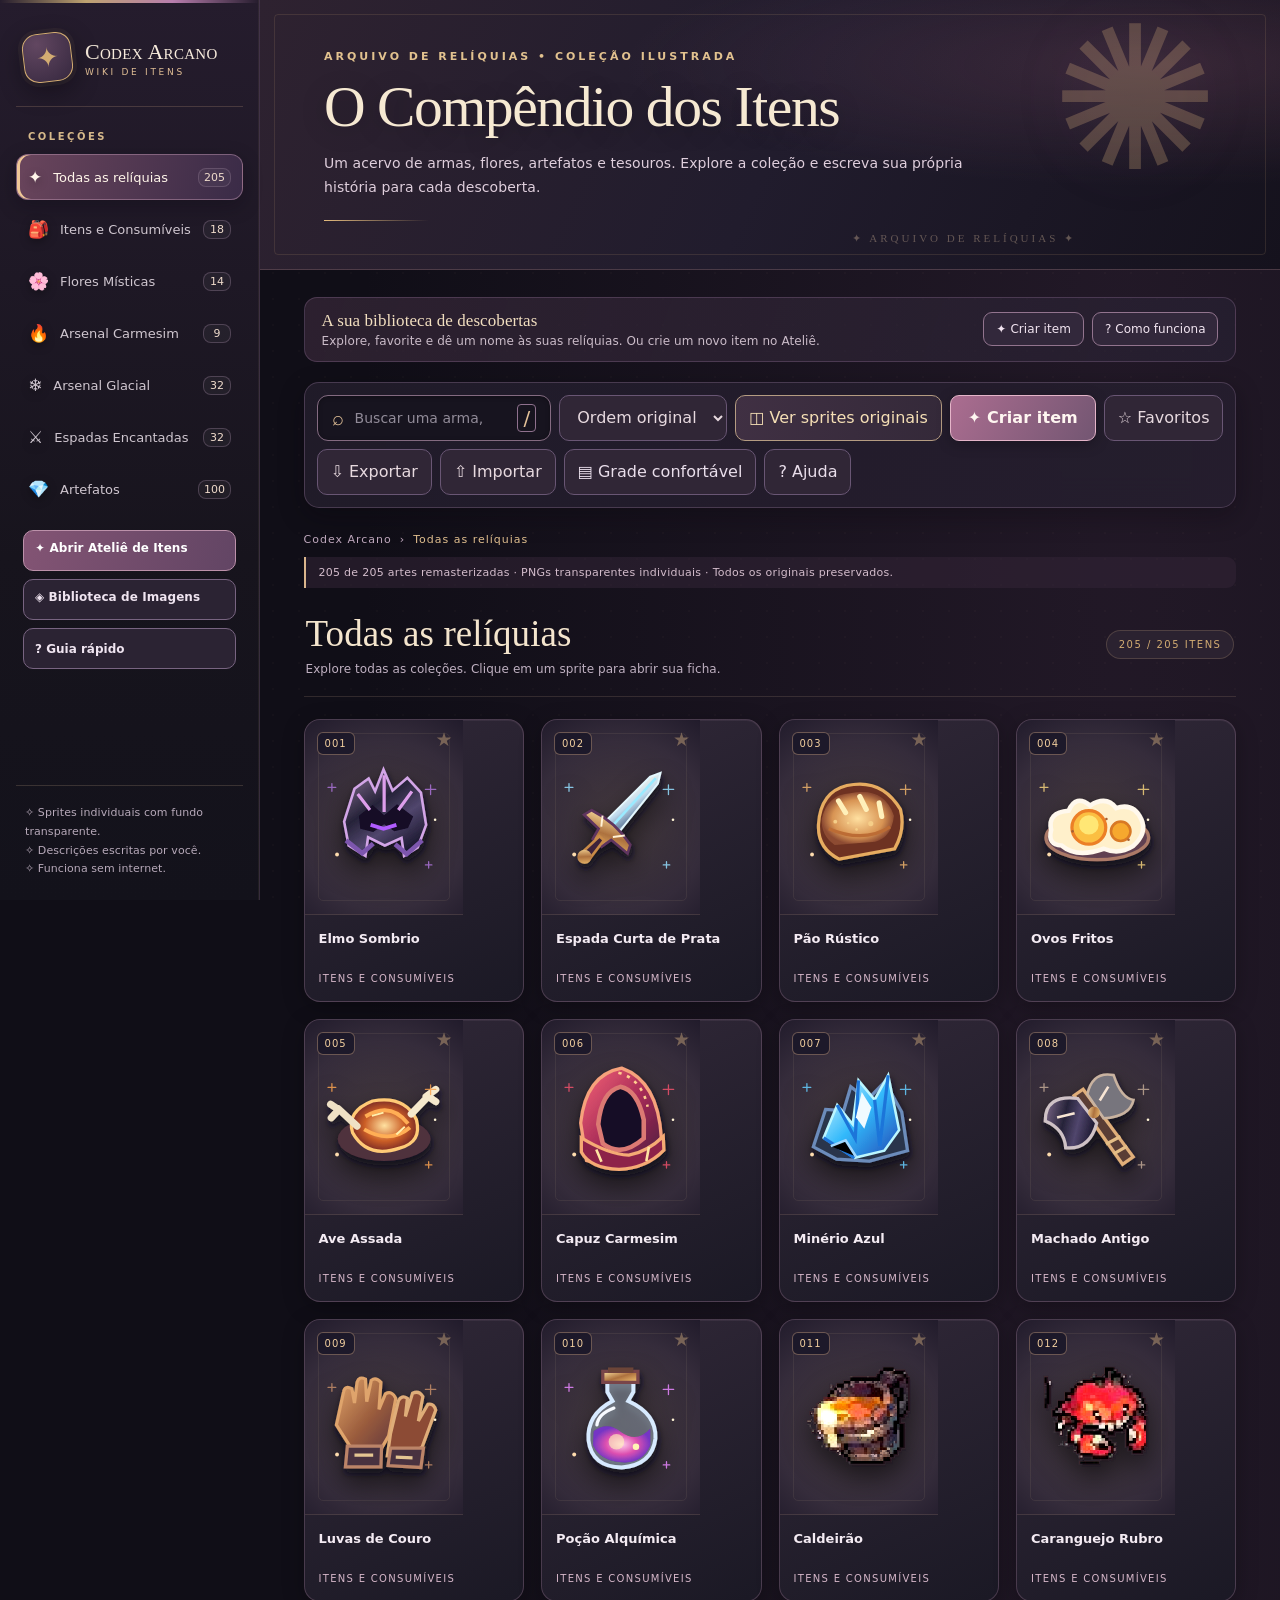
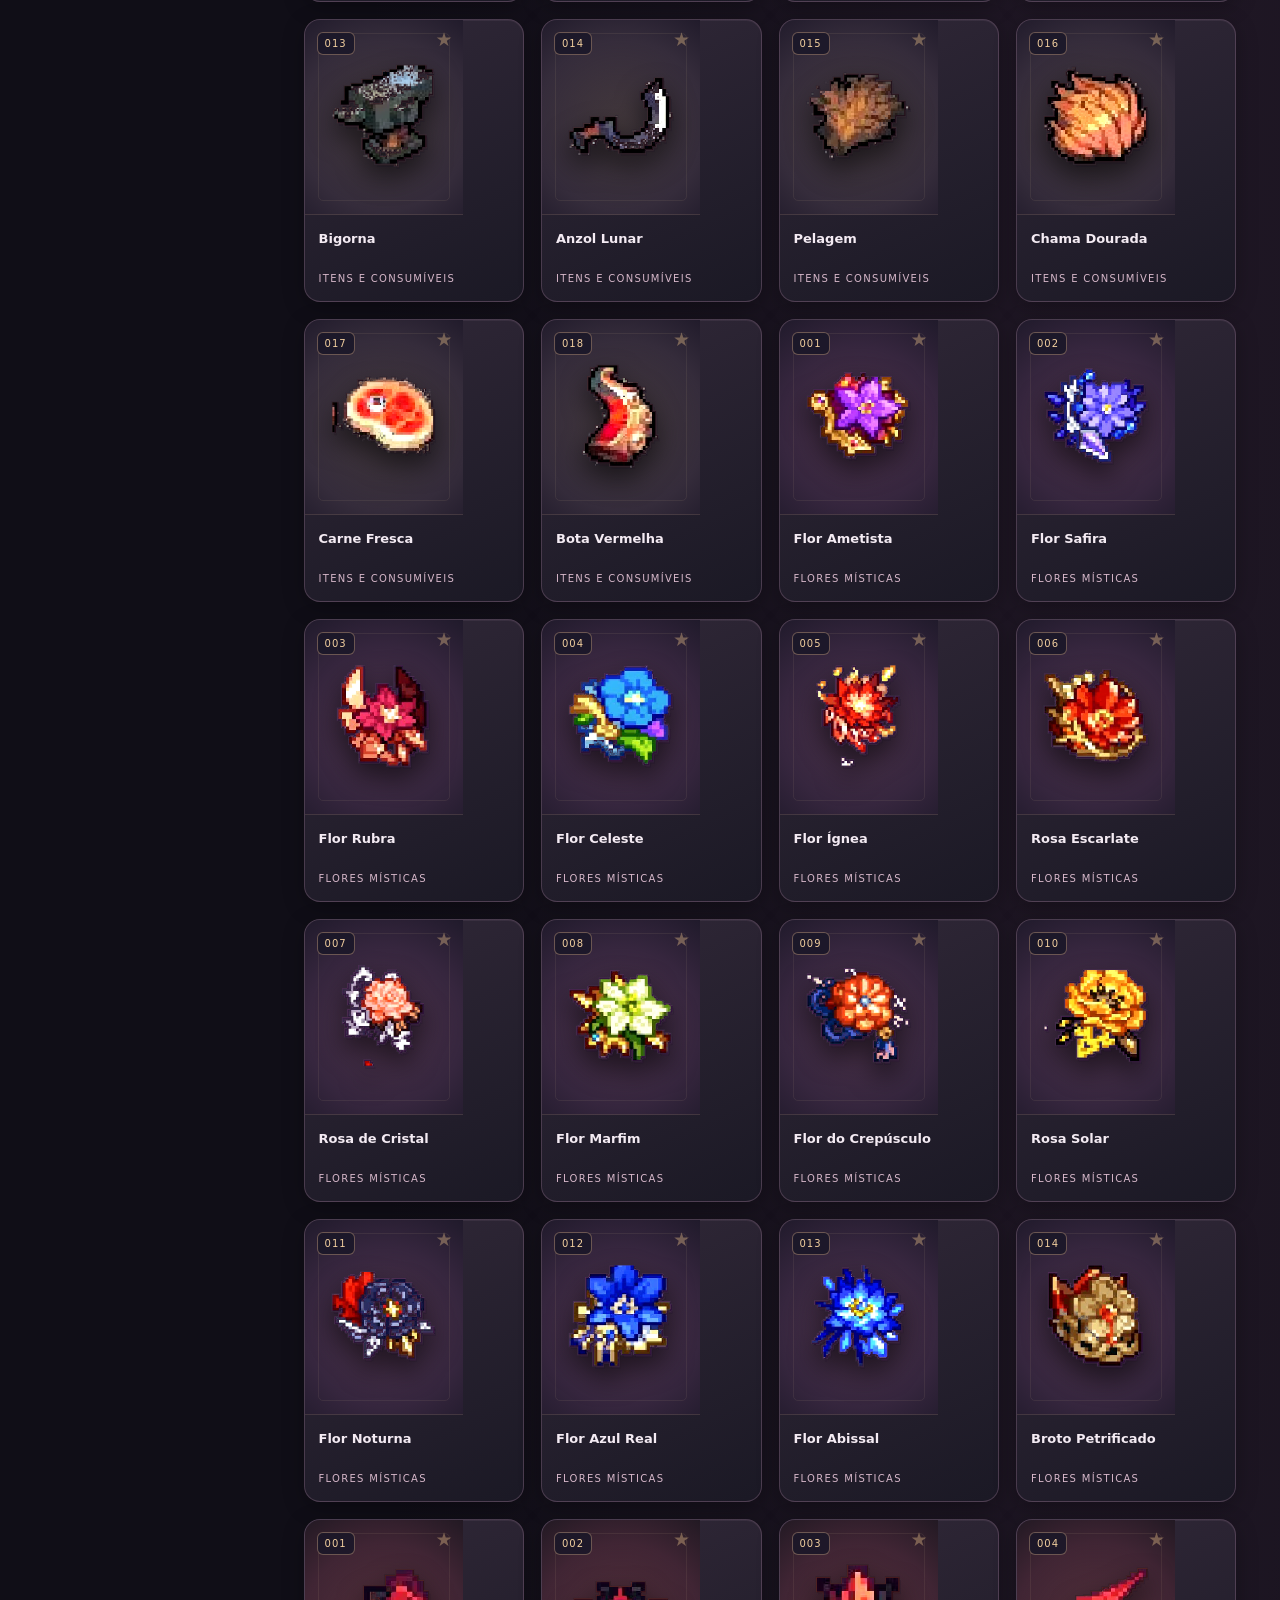
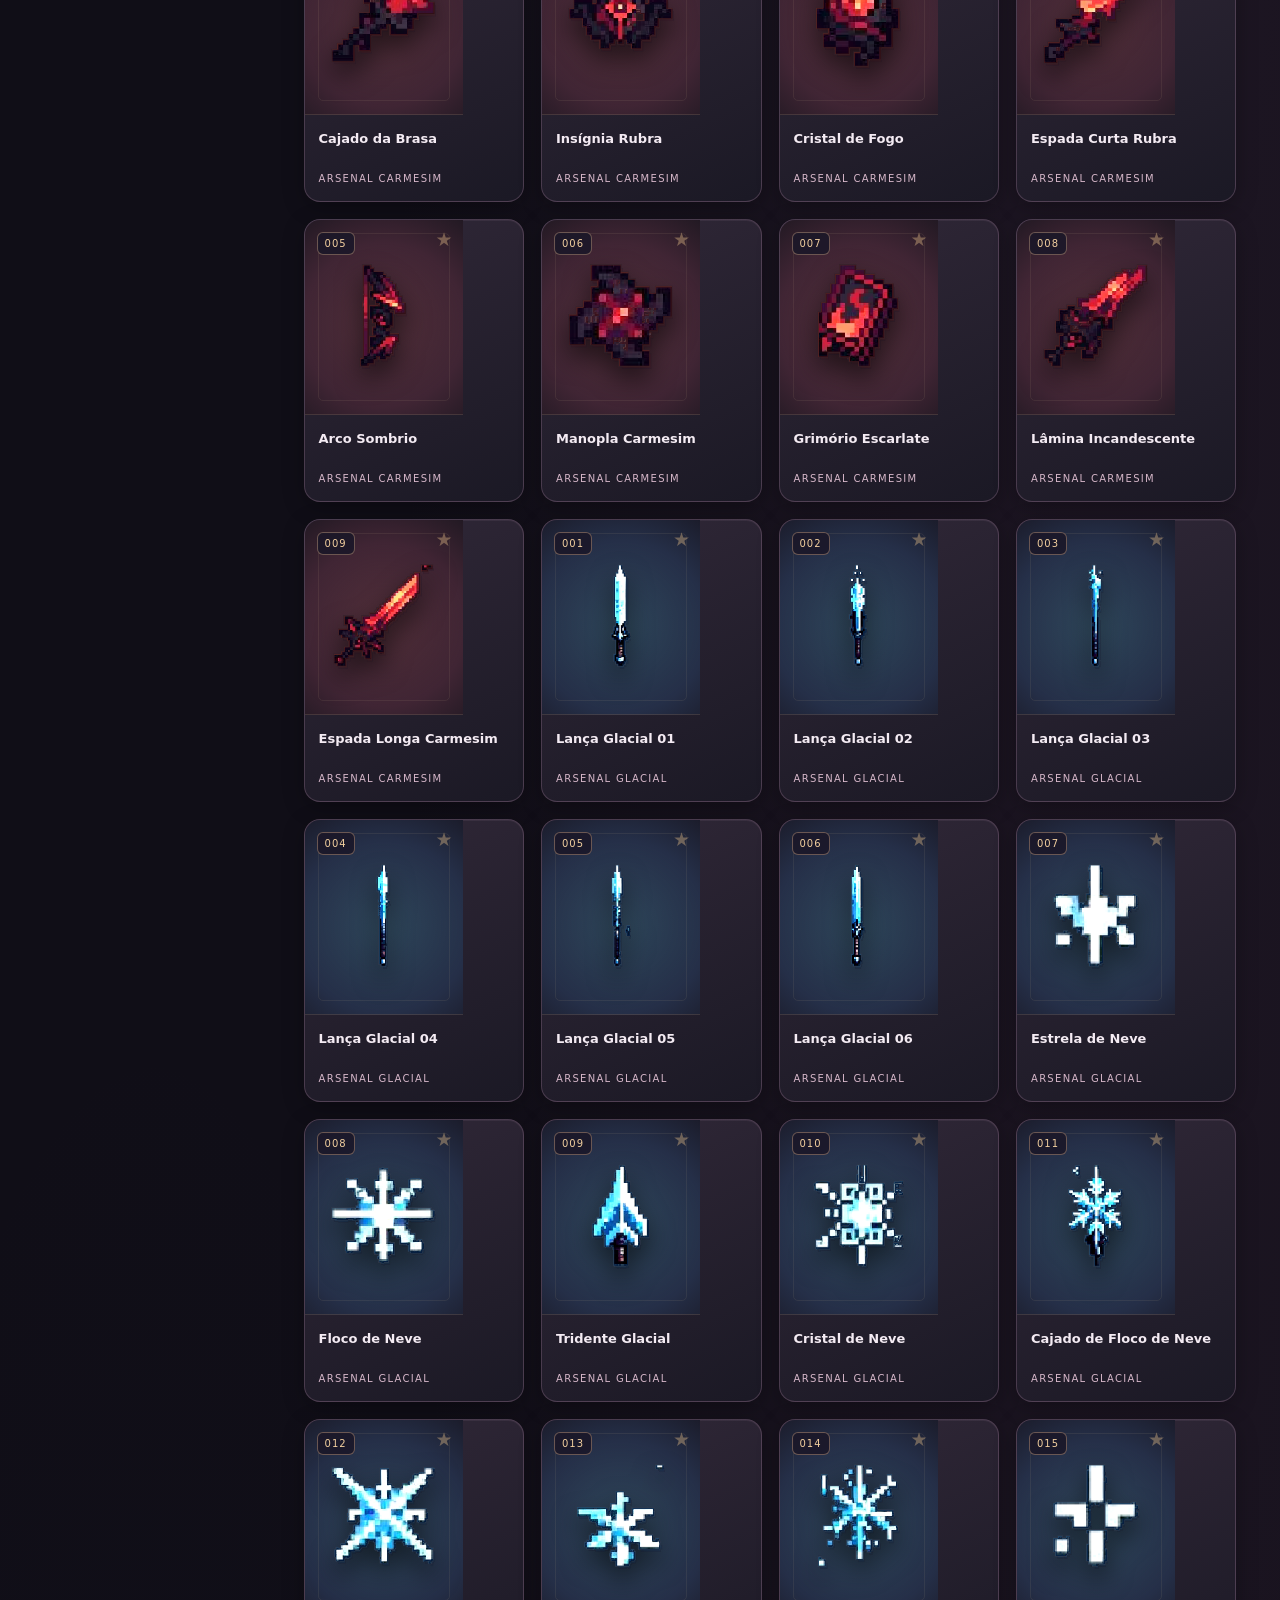
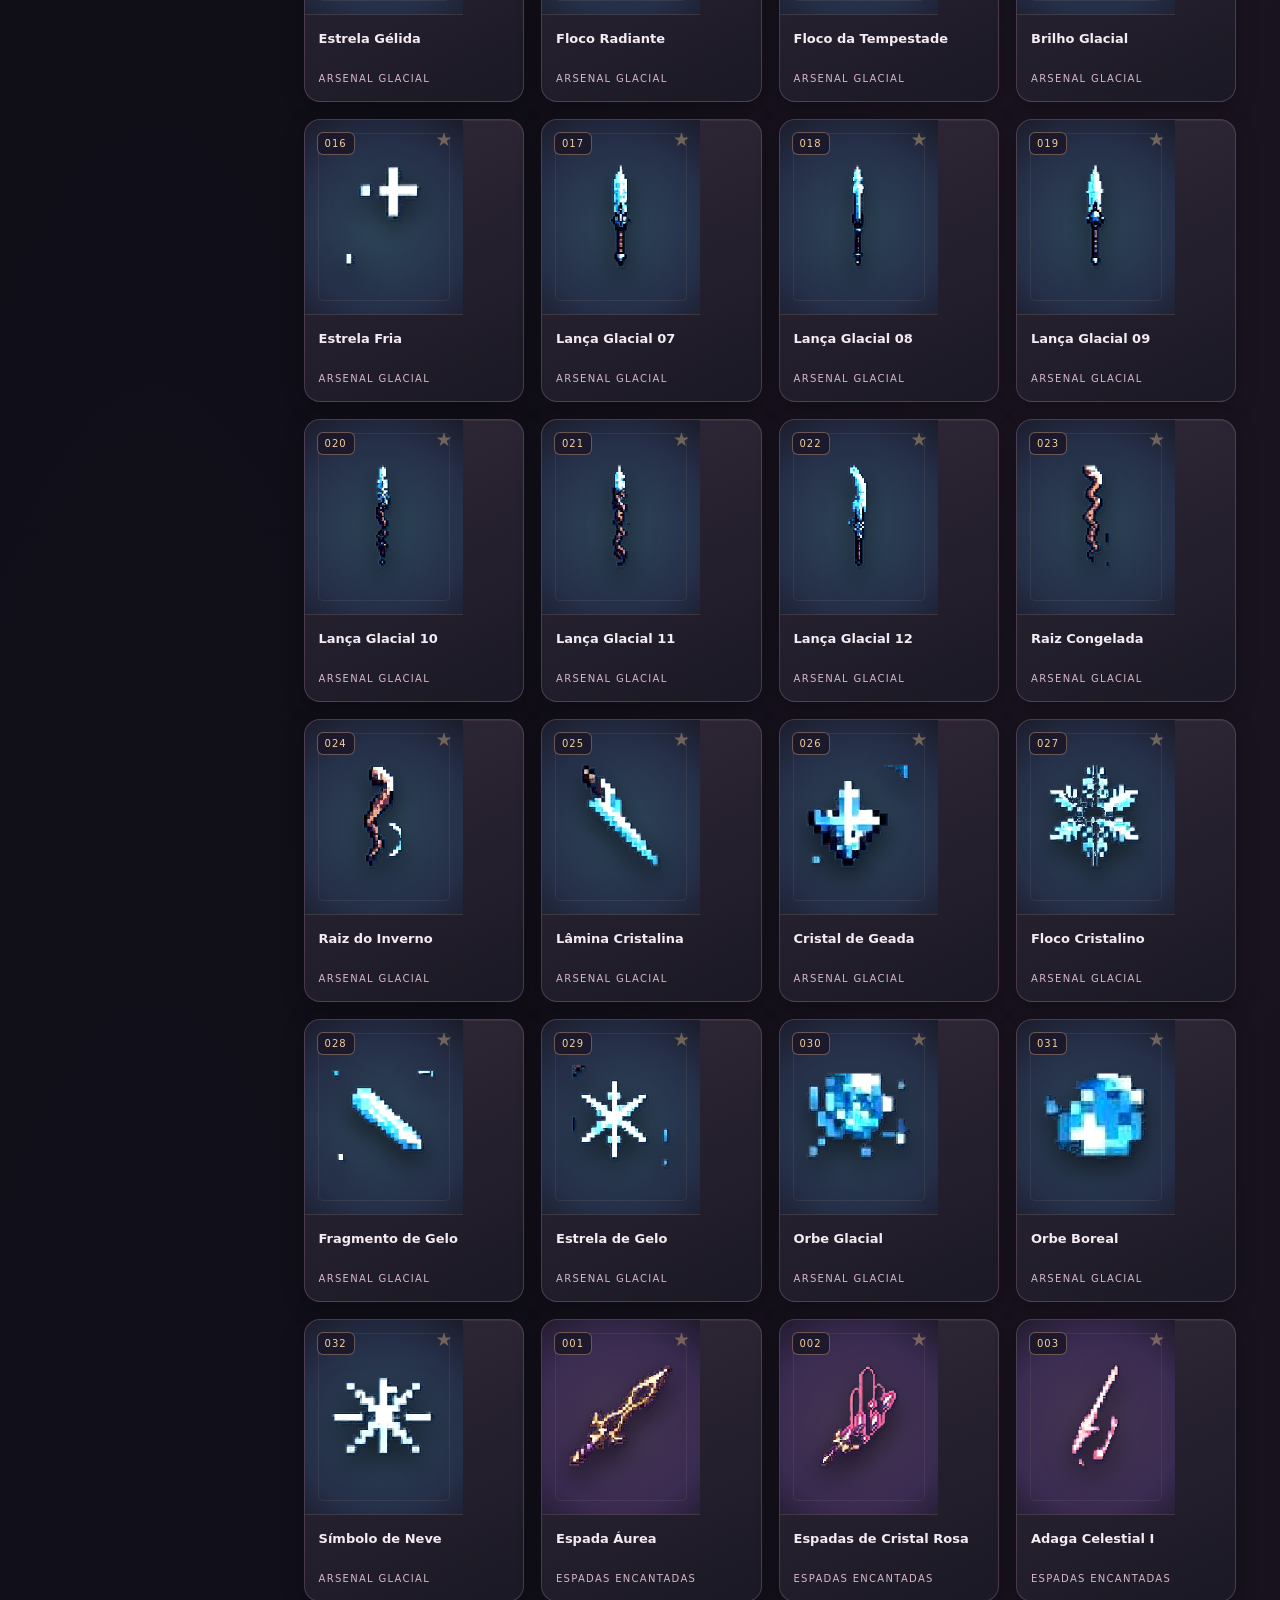
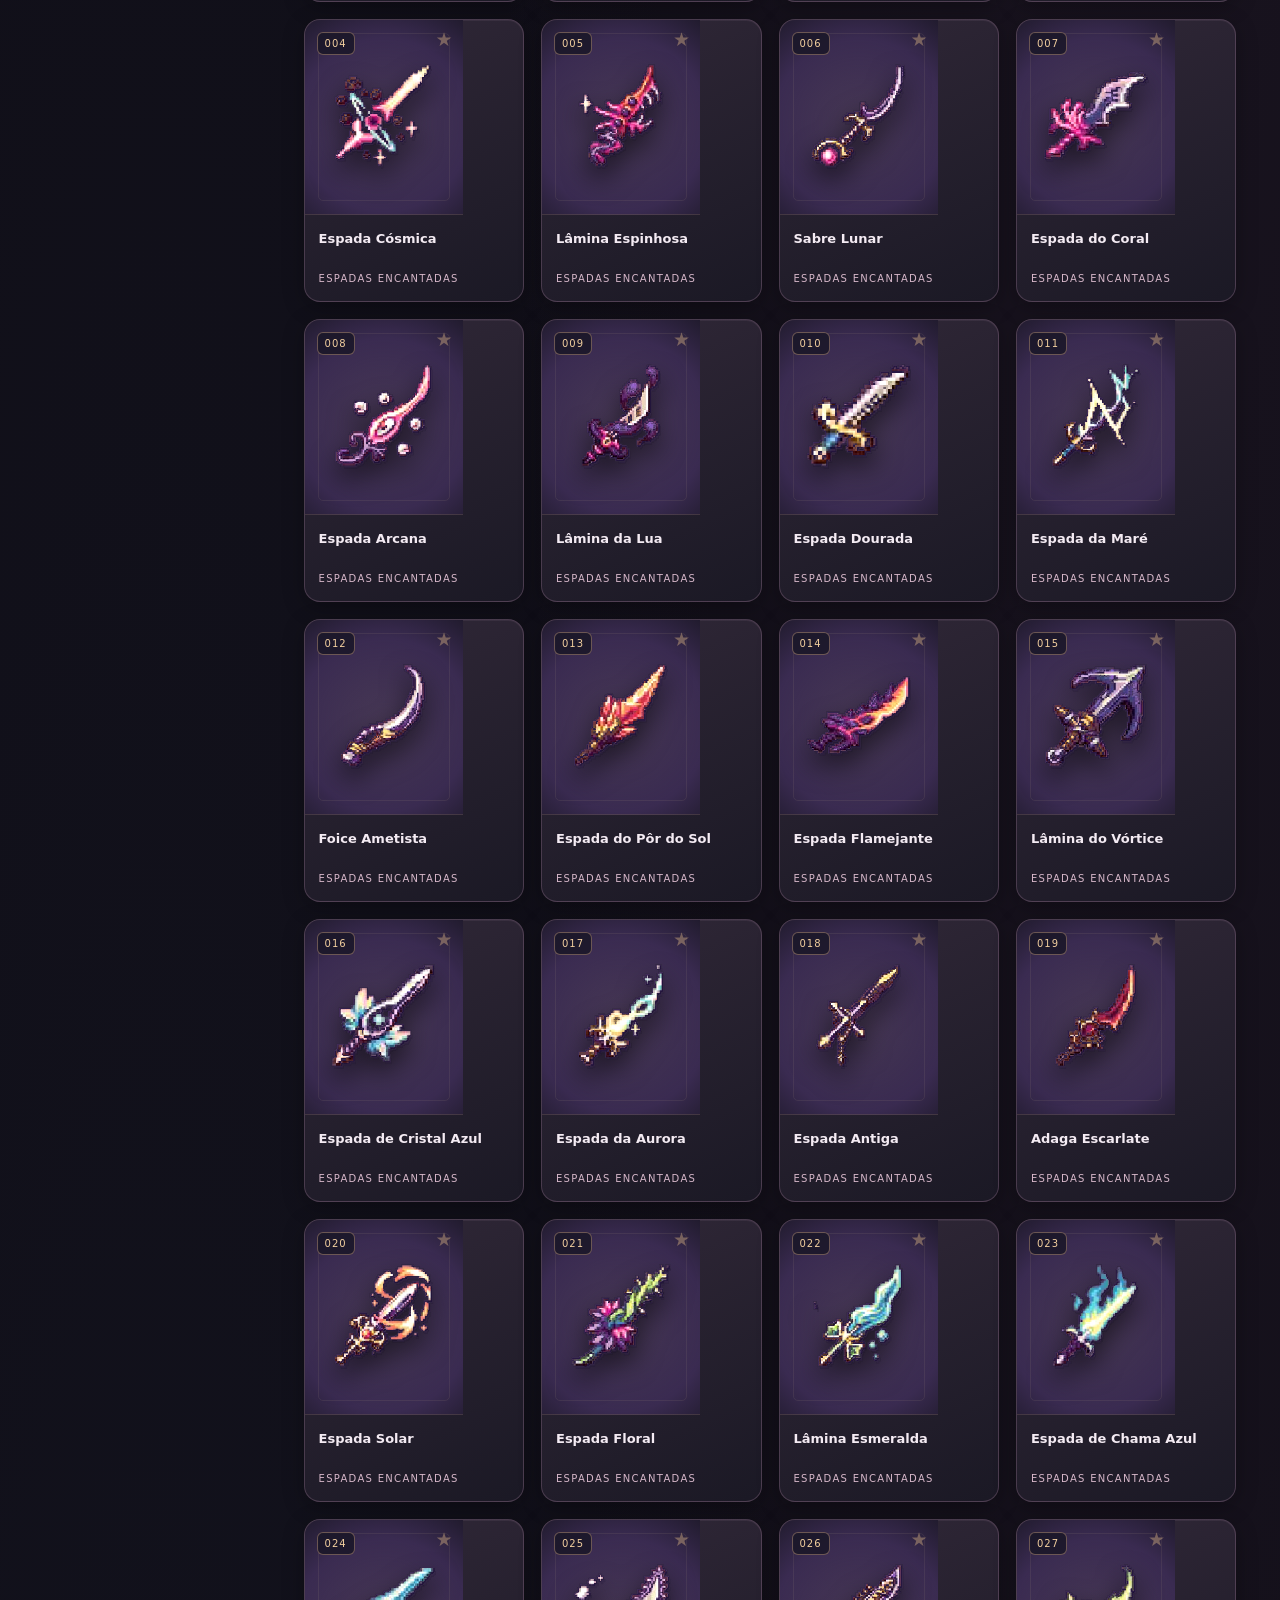
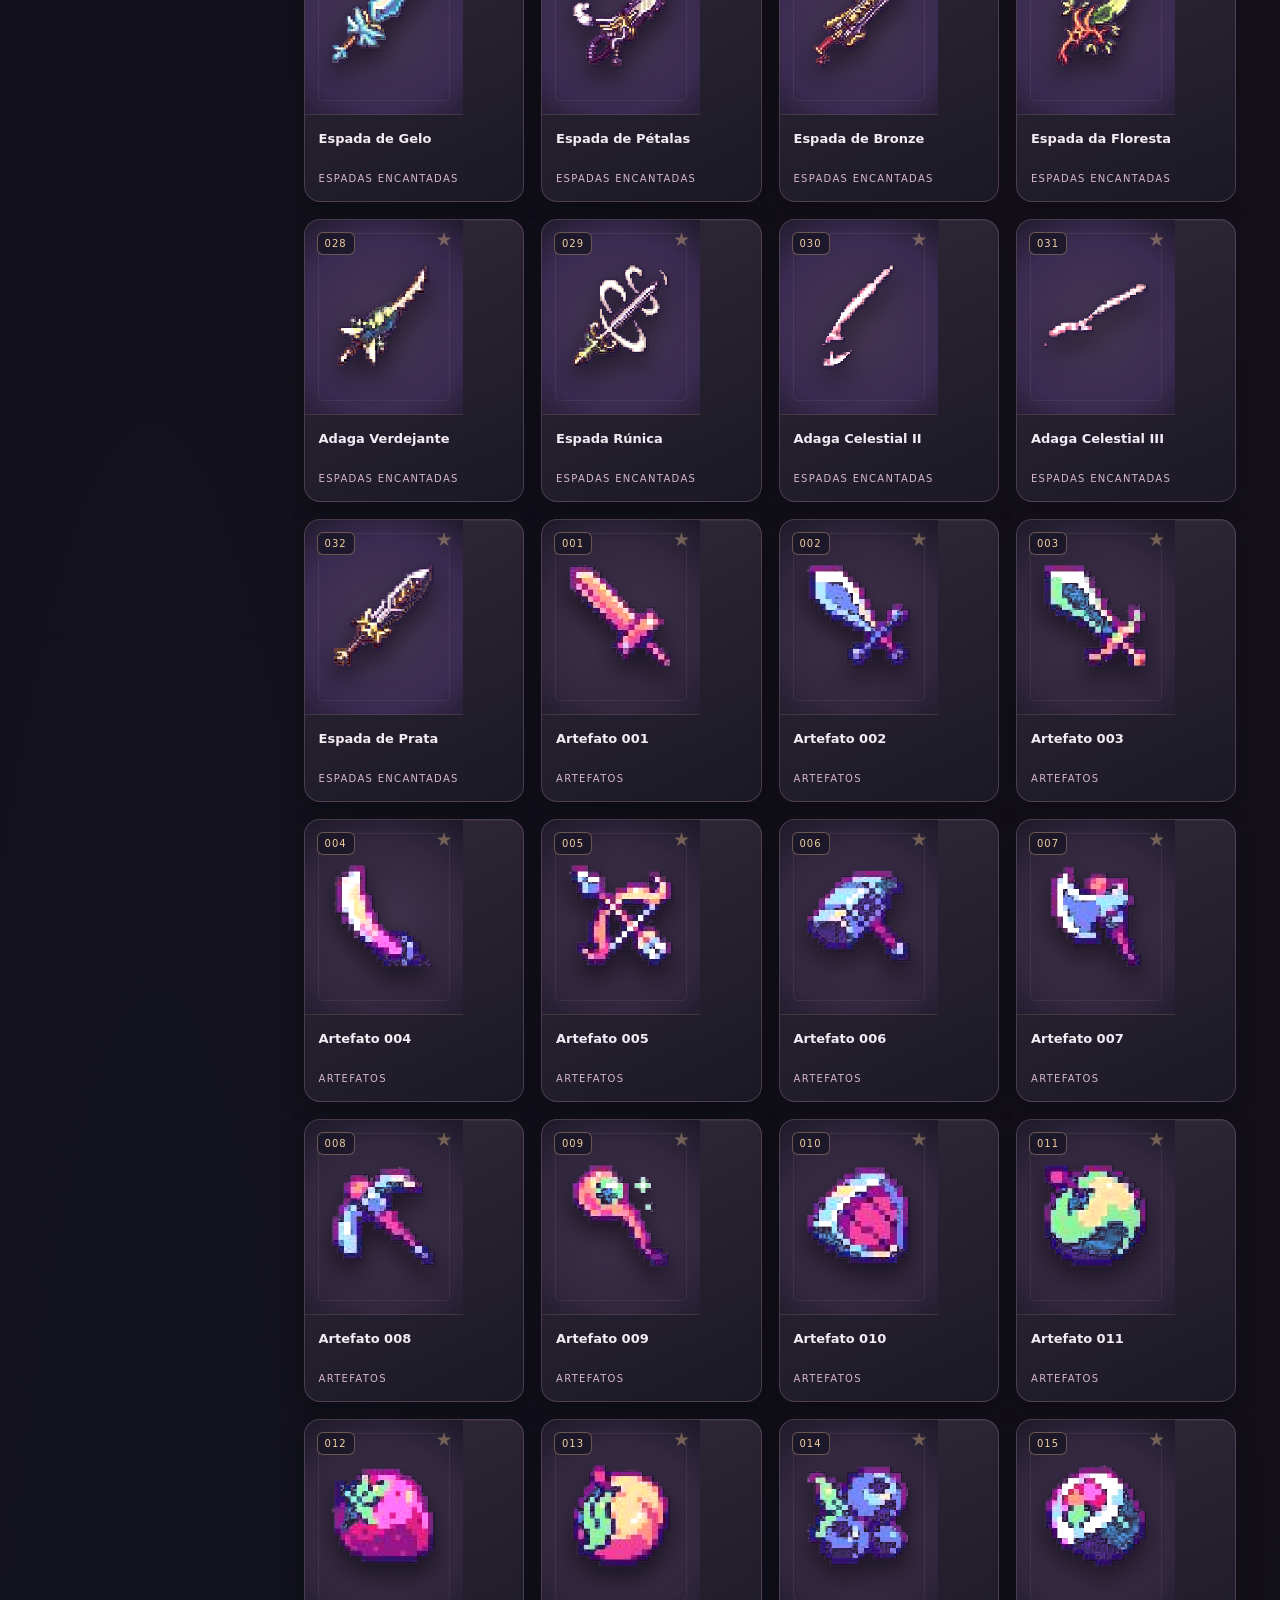
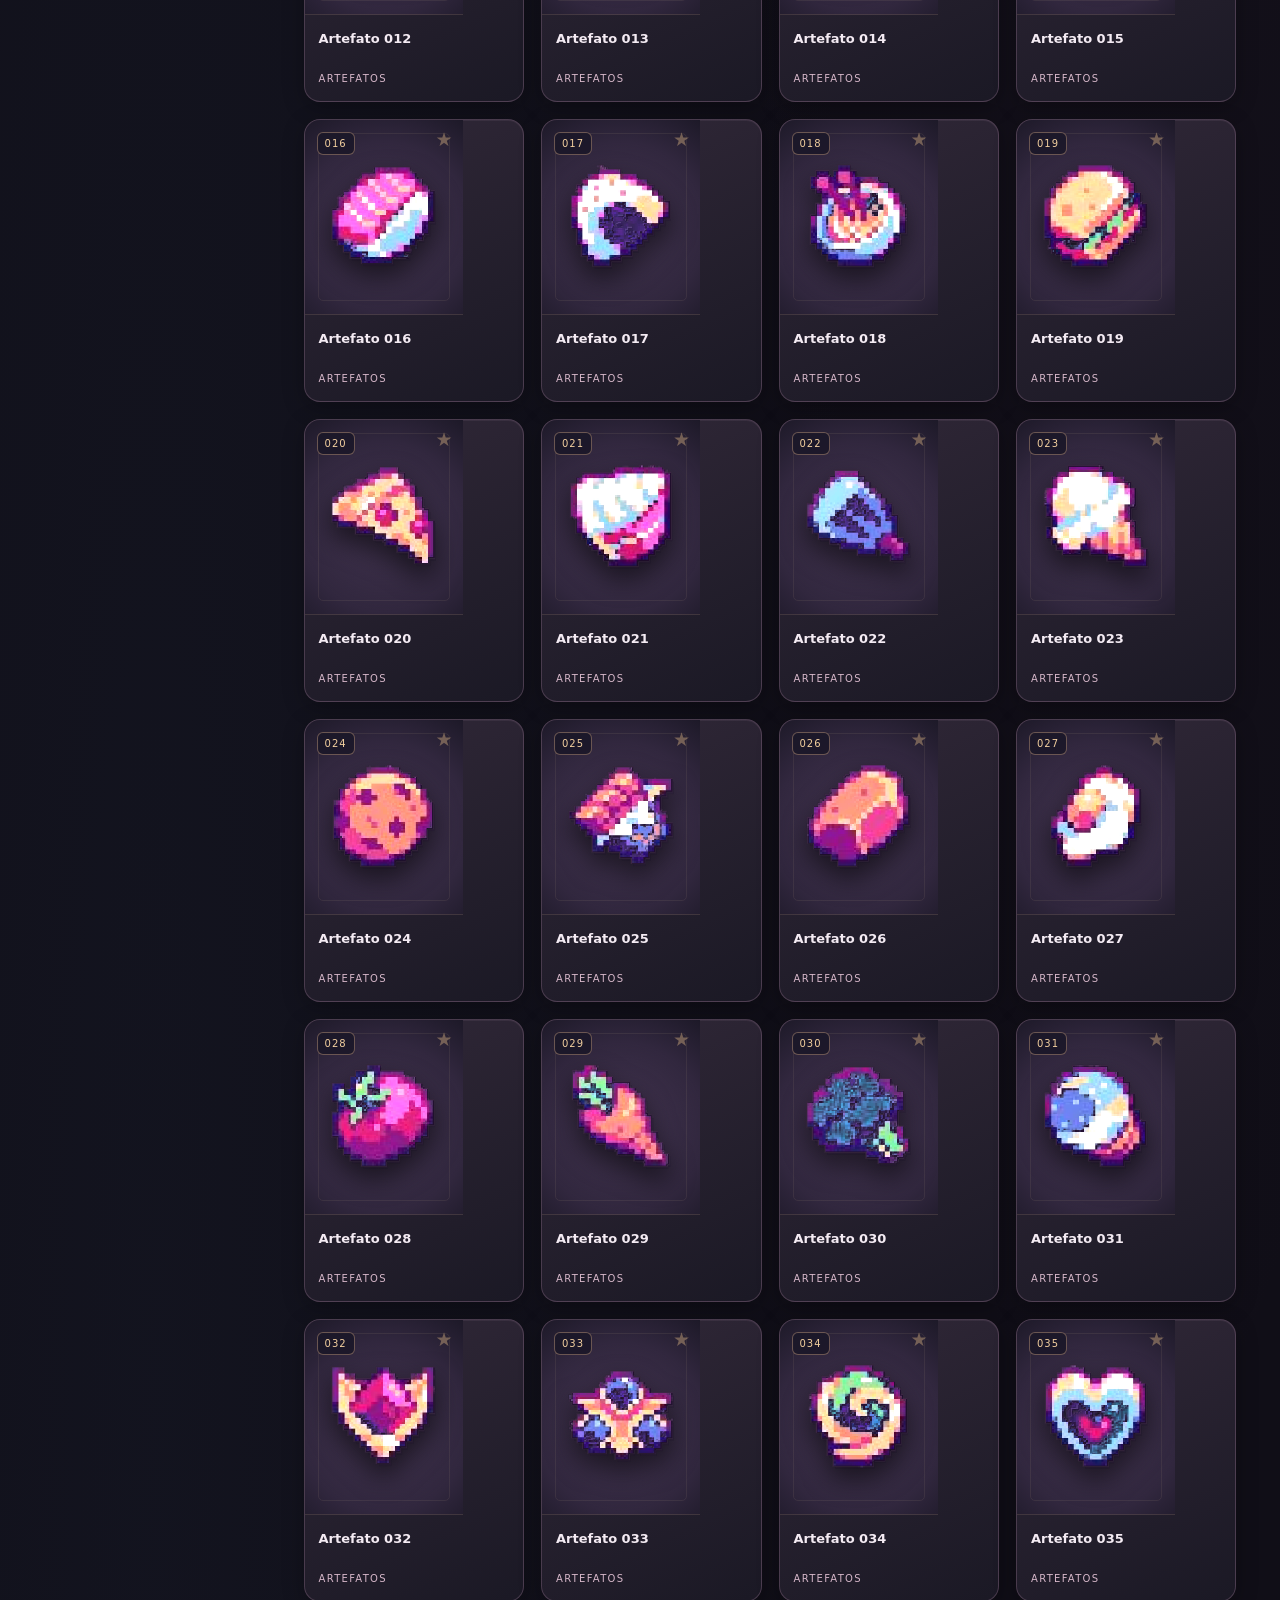
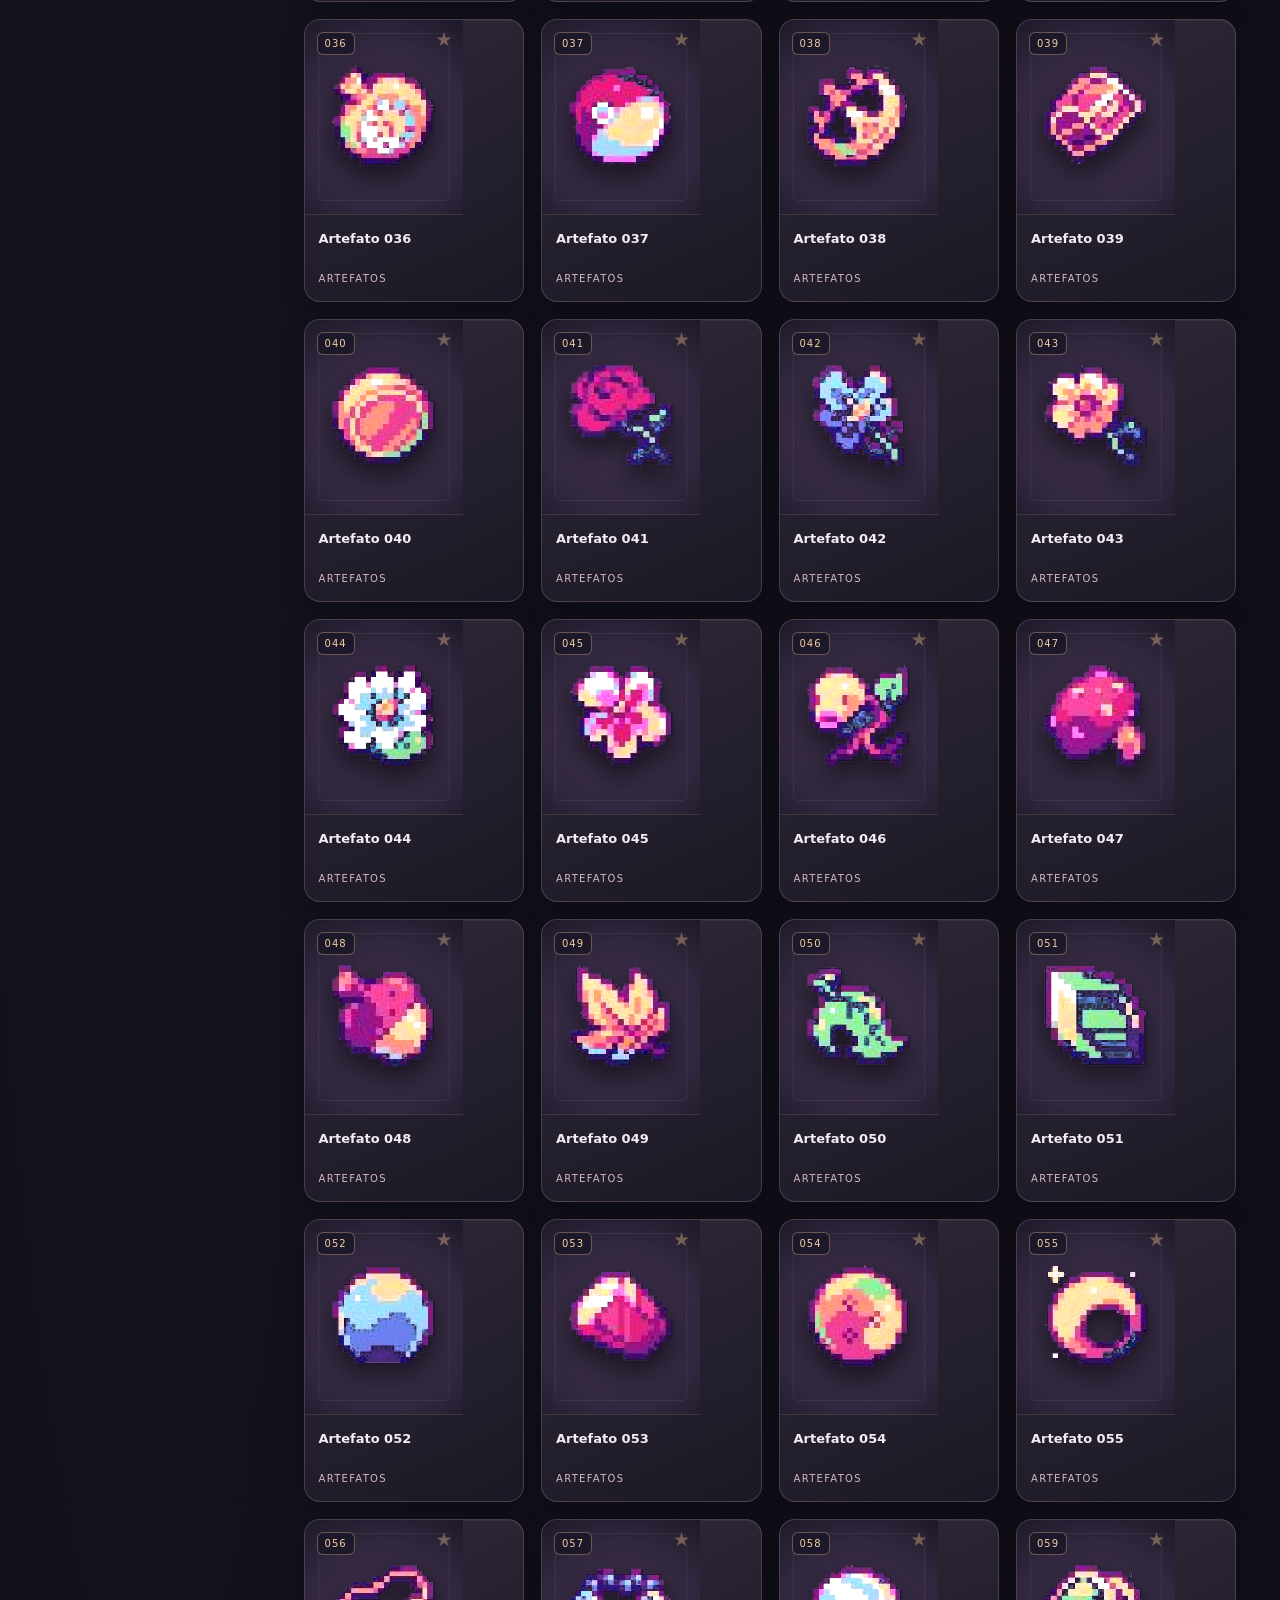
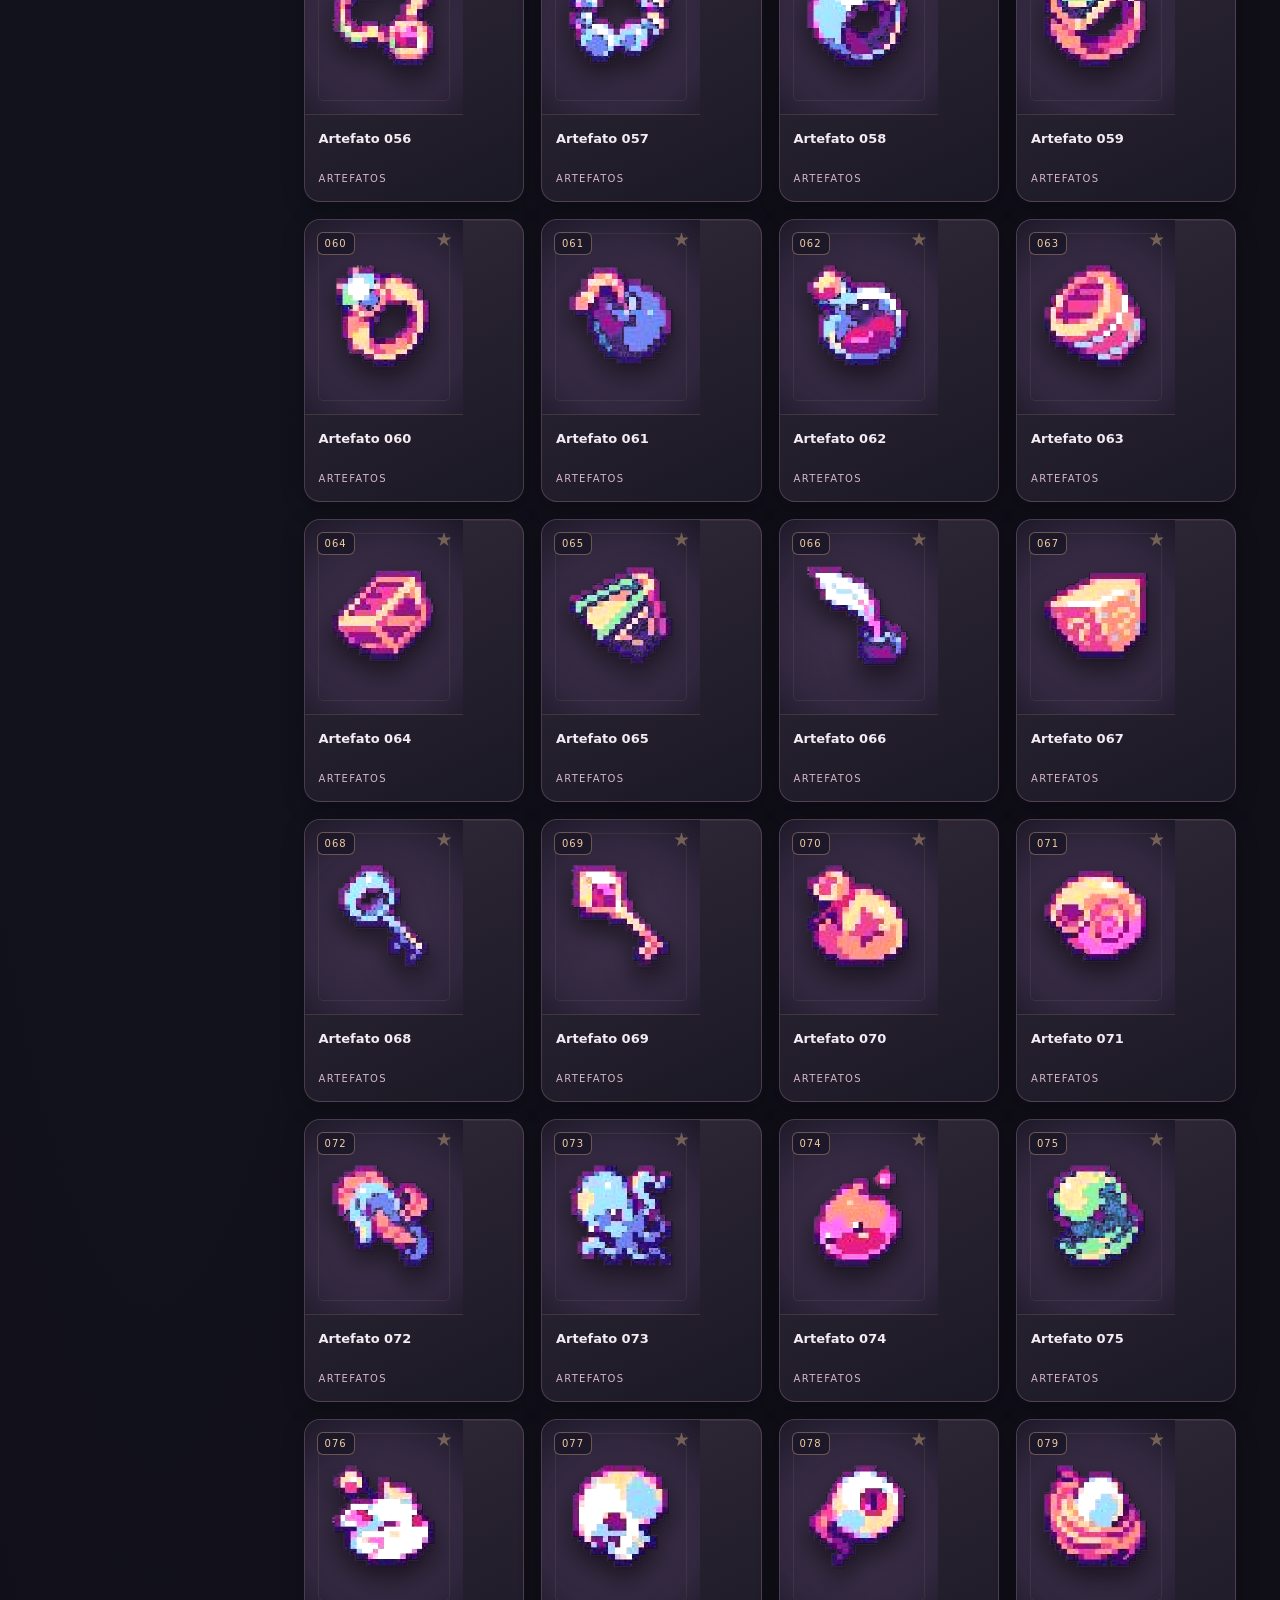
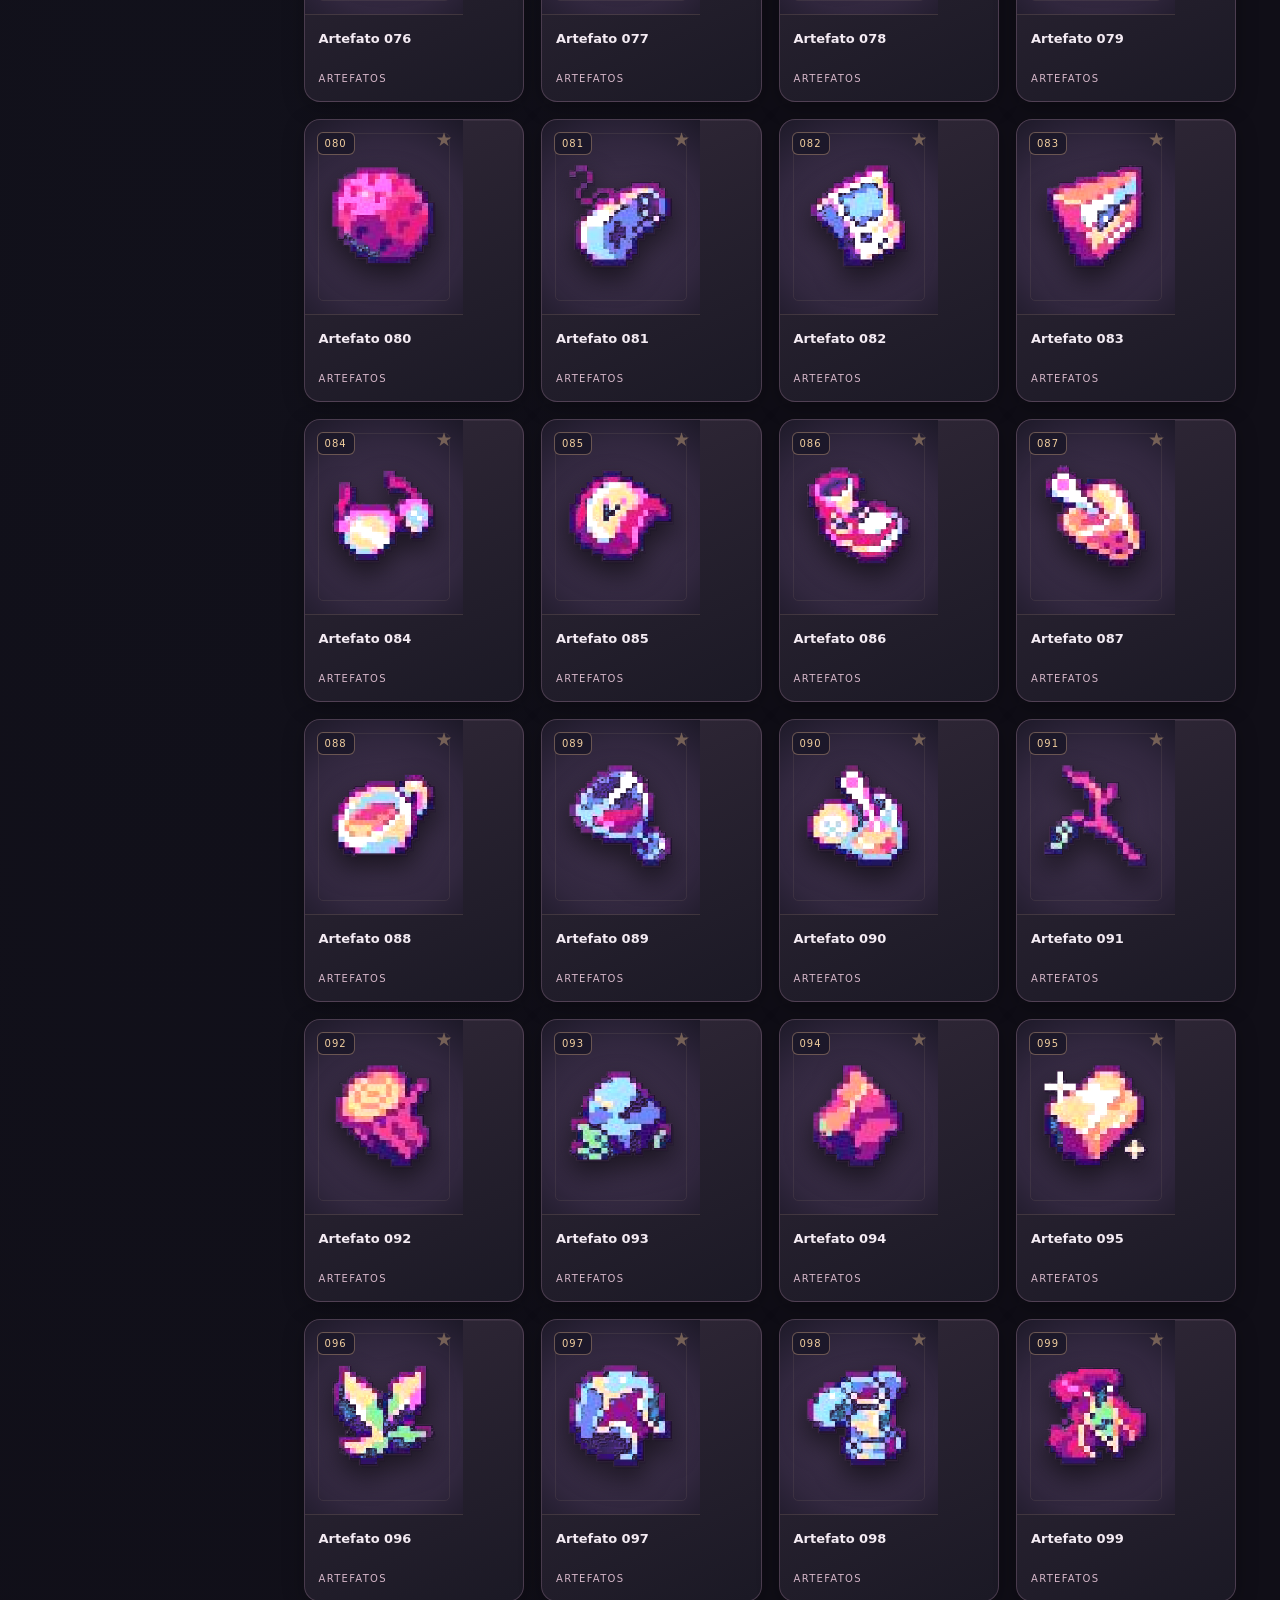
<file: index.html>
<!doctype html>
<html lang="pt-BR"><head><meta charset="utf-8"><meta name="viewport" content="width=device-width,initial-scale=1"><meta name="theme-color" content="#17141d">
<title>Codex Arcano — Wiki de Itens</title>
<style>
:root {color-scheme: dark;--background:#101016;--surface:#1d1b25;--surface2:#24202d;--edge:#403746;--edge2:#685467;--cream:#f6e9d2;--text:#efe9ee;--muted:#a49dab;--gold:#d3ac72;--violet:#b89bd2;--side:244px}
*{box-sizing:border-box}html{scroll-behavior:smooth}body{margin:0;background:radial-gradient(ellipse at 57% -20%,#3d2b40 0%,transparent 56%),var(--background);font-family:Segoe UI,Inter,system-ui,sans-serif;color:var(--text)}
button,input,textarea,select{font:inherit}button{cursor:pointer}button:focus-visible,input:focus-visible,textarea:focus-visible,select:focus-visible,.card:focus-visible{outline:2px solid #e2bbdc;outline-offset:3px}
.shell{display:grid;grid-template-columns:var(--side) minmax(0,1fr);min-height:100vh}.sidebar{position:sticky;top:0;height:100vh;background:linear-gradient(180deg,#1d1924,#14131b);border-right:1px solid var(--edge);display:flex;flex-direction:column;padding:30px 18px 22px}.brand{display:flex;gap:12px;align-items:center;padding:4px 8px 29px;border-bottom:1px solid var(--edge)}.brandmark{font-size:27px;display:grid;place-items:center;border:1px solid var(--gold);width:43px;height:43px;border-radius:11px;color:var(--gold);background:#302333}.brand b{font:small-caps bold 20px Georgia,serif;letter-spacing:1px;color:var(--cream)}.brand small{font-size:10px;color:var(--gold);letter-spacing:2px;display:block;margin-top:2px}
.side-title{font-size:10px;letter-spacing:2.5px;text-transform:uppercase;color:#a9a0aa;padding:28px 12px 12px}.nav{display:flex;flex-direction:column;gap:5px}.nav-btn{display:flex;align-items:center;gap:11px;width:100%;border:1px solid transparent;background:transparent;color:#cfc6cf;text-align:left;padding:12px;border-radius:10px;font-size:13px}.nav-btn:hover{background:#29232d}.nav-btn.active{background:linear-gradient(100deg,#4d374d,#2d2839);color:#fff1e6;border-color:#6d5367}.nav-btn .emoji{font-size:18px}.nav-btn .cnt{margin-left:auto;font-size:11px;color:#b4a2af;border:1px solid #564756;border-radius:8px;min-width:28px;text-align:center;padding:2px 5px}
.sidefoot{margin-top:auto;border-top:1px solid var(--edge);padding:19px 10px 0;color:#a196a4;font-size:12px;line-height:1.7}
.page{min-width:0}.hero{min-height:220px;padding:44px clamp(22px,5vw,78px) 34px;position:relative;overflow:hidden;border-bottom:1px solid var(--edge);background:radial-gradient(circle at 80% 30%,#49314d77,transparent 40%),linear-gradient(110deg,#211923,#2d2332 55%,#16151e)}.hero::after{content:'✧';position:absolute;right:8%;top:6%;font-size:225px;color:#b792bd0a;pointer-events:none}.eyebrow{font-size:11px;letter-spacing:3.4px;color:var(--gold);text-transform:uppercase;font-weight:700}.hero h1{font:normal clamp(32px,4.2vw,56px) Georgia,serif;color:var(--cream);letter-spacing:.01em;margin:12px 0}.hero p{color:#c1b2c2;max-width:680px;line-height:1.7;margin:0}
.content{max-width:1490px;margin:0 auto;padding:36px clamp(18px,3.5vw,58px) 70px}.controls{display:flex;flex-wrap:wrap;gap:11px;align-items:center;margin-bottom:26px}.searchbox{display:flex;align-items:center;flex:1;min-width:200px;background:#231f2b;border:1px solid var(--edge2);border-radius:11px;padding:0 14px;gap:11px;color:#cbb2bd}.searchbox input{width:100%;border:0;outline:0;background:transparent;color:var(--text);padding:14px 0;min-width:0}.searchbox input::placeholder{color:#918b98}.action,.select{border:1px solid var(--edge2);color:#e7d9df;background:#272130;border-radius:10px;padding:12px 14px}.action:hover,.select:hover{border-color:var(--gold);background:#32273a}.action svg{vertical-align:middle}.importinput{display:none}.heading{display:flex;justify-content:space-between;align-items:end;gap:20px;flex-wrap:wrap;margin:27px 0 24px}.heading h2{font:normal 30px Georgia,serif;margin:0 0 7px;color:var(--cream)}.heading p{margin:0;color:var(--muted);font-size:13px}.counter{font-size:12px;color:var(--gold);letter-spacing:1px;white-space:nowrap}
.grid{display:grid;grid-template-columns:repeat(auto-fill,minmax(175px,1fr));gap:16px}.card{background:linear-gradient(160deg,#28222f 0%,#1e1b25 100%);border:1px solid #4a3d4e;border-radius:13px;overflow:hidden;transition:transform .15s,border-color .15s,box-shadow .15s;position:relative;text-align:left;color:var(--text);padding:0;display:flex;flex-direction:column;width:100%}.card:hover{transform:translateY(-4px);border-color:#c09c9d;box-shadow:0 15px 30px #0006}.card-art{height:180px;display:grid;place-items:center;position:relative;overflow:hidden;background:radial-gradient(ellipse at 50% 75%,#513e55 0%,transparent 66%),linear-gradient(145deg,#302b3b,#24212f)}.card-art:before{content:'';position:absolute;inset:12px;border:1px solid #ffffff0b;pointer-events:none}.card-art img{display:block;width:94%;height:94%;object-fit:contain;image-rendering:pixelated;filter:drop-shadow(0 6px 6px #0007)}.card-title{display:block;padding:13px 13px 5px;font-size:13px;font-weight:600;line-height:1.4;min-height:55px}.card-bottom{font-size:10px;letter-spacing:1.3px;text-transform:uppercase;color:#bd9bba;padding:0 13px 15px}.card .gem{position:absolute;top:12px;left:12px;font-size:10px;letter-spacing:1px;color:#dfc49a;background:#18151dbc;padding:5px 7px;border:1px solid #a58a6a4f;border-radius:5px}.fav{position:absolute;right:10px;top:8px;z-index:1;font-size:16px;color:#e5be86;opacity:0;transition:opacity .15s}.fav.visible{opacity:1}.card:hover .fav{opacity:1}.empty{grid-column:1/-1;padding:80px 12px;text-align:center;color:var(--muted)}.empty h3{color:var(--cream)}
footer{border-top:1px solid var(--edge);padding:23px 4vw;color:#847b88;text-align:center;font-size:11px;letter-spacing:.3px}
.modal{width:min(870px,94vw);max-height:91vh;overflow-y:auto;padding:0;background:#1d1a25;color:var(--text);border:1px solid #8b6587;border-radius:17px;box-shadow:0 30px 120px #000d}.modal::backdrop{background:#08070bcf;backdrop-filter:blur(5px)}.modal-head{padding:19px 24px;border-bottom:1px solid var(--edge);display:flex;align-items:center;gap:12px;justify-content:space-between}.modal-head span{color:var(--gold);font-size:12px;letter-spacing:2px}.modal-head button{border:1px solid #5b4b5c;background:#342b3b;color:var(--text);border-radius:9px;width:36px;height:36px}.modal-grid{display:grid;grid-template-columns:43% 57%;min-height:450px}.large-art{display:flex;flex-direction:column;padding:24px;gap:12px;border-right:1px solid var(--edge)}.visual{flex:1;min-height:320px;position:relative;border:1px solid #50435b;border-radius:14px;background:radial-gradient(circle,#3e334b,#262333);display:flex;align-items:center;justify-content:center;overflow:hidden}.visual.checker{background-color:#2b2935;background-image:linear-gradient(45deg,#393642 25%,transparent 25%),linear-gradient(-45deg,#393642 25%,transparent 25%),linear-gradient(45deg,transparent 75%,#393642 75%),linear-gradient(-45deg,transparent 75%,#393642 75%);background-size:32px 32px;background-position:0 0,0 16px,16px -16px,-16px 0}.visual img{max-width:92%;max-height:320px;object-fit:contain;image-rendering:pixelated;filter:drop-shadow(0 8px 5px #0007)}.image-controls{display:flex;align-items:center;gap:8px;flex-wrap:wrap;justify-content:center}.minor{background:#2a2532;border:1px solid #544459;color:#d4c2d6;border-radius:8px;padding:10px 12px;font-size:12px}.minor:hover{border-color:var(--gold)}.editor{padding:30px 25px;display:flex;flex-direction:column;gap:12px}.editor .eyebrow{font-size:10px}.editor label{color:#bdabbc;font-size:11px;letter-spacing:1px;text-transform:uppercase}.editor input,.editor textarea{width:100%;background:#14121b;border:1px solid #534559;color:var(--text);border-radius:10px;padding:13px;outline:0}.editor input:focus,.editor textarea:focus{border-color:#c19ac1}.editor textarea{min-height:175px;resize:vertical;line-height:1.55}.editor .hint{color:#958b9a;font-size:11px;line-height:1.6;margin:3px 0 0}.editoractions{display:flex;gap:10px;justify-content:flex-end;margin-top:auto}.primary{background:linear-gradient(100deg,#97647e,#775977);border:1px solid #b88ba9;color:#fff6f1;border-radius:9px;padding:12px 22px;font-weight:600}.primary:hover{background:#a77192}.toast{position:fixed;bottom:25px;left:50%;transform:translateX(-50%);background:#423047;border:1px solid #aa8b95;color:white;padding:12px 22px;border-radius:10px;box-shadow:0 6px 25px #0009;z-index:50;display:none}
@media(max-width:920px){:root{--side:205px}.content{padding:24px 20px}.grid{grid-template-columns:repeat(auto-fill,minmax(145px,1fr))}.card-art{height:150px}}
@media(max-width:650px){.shell{display:block}.sidebar{position:relative;width:100%;height:auto;padding:12px;border-right:0;border-bottom:1px solid var(--edge)}.brand{padding:4px 8px 13px;border-bottom:0}.side-title,.sidefoot{display:none}.nav{flex-direction:row;overflow-x:auto;padding-bottom:5px}.nav-btn{flex:none;width:auto;white-space:nowrap;padding:9px}.nav-btn .cnt{display:none}.hero{min-height:0;padding:30px 20px}.content{padding:23px 14px}.grid{grid-template-columns:repeat(2,minmax(0,1fr));gap:10px}.card-art{height:145px}.modal-grid{grid-template-columns:1fr}.large-art{border-right:0;border-bottom:1px solid var(--edge);padding:14px}.visual{min-height:200px}.visual img{max-height:200px}.editor{padding:19px}.modal-head{padding:11px 16px}.card-title{font-size:12px}}
</style><link rel="stylesheet" href="wiki-rework.css?v=3">
<link rel="stylesheet" href="sprite-gallery.css?v=4"></head><body>
<div class="shell"><aside class="sidebar"><div class="brand"><div class="brandmark">✦</div><div><b>Codex Arcano</b><small>WIKI DE ITENS</small></div></div><div class="side-title">Coleções</div><nav id="nav" class="nav" aria-label="Categorias"></nav><div class="sidefoot">✧ Sprites individuais com fundo transparente.<br>✧ Descrições escritas por você.<br>✧ Funciona sem internet.</div></aside>
<div class="page"><div class="hero"><div class="eyebrow">Arquivo de relíquias • Coleção ilustrada</div><h1>O Compêndio dos Itens</h1><p>Um acervo de armas, flores, artefatos e tesouros. Explore a coleção e escreva sua própria história para cada descoberta.</p></div>
<main class="content"><div class="controls"><label class="searchbox" aria-label="Pesquisar"><span>⌕</span><input type="search" id="search" placeholder="Pesquisar itens pelo nome ou número…" autocomplete="off"></label><select class="select" id="sort" aria-label="Ordenar"><option value="order">Ordem original</option><option value="az">Nome A–Z</option><option value="za">Nome Z–A</option></select><button class="action" id="favoritesBtn" title="Mostrar favoritos">☆ Favoritos</button><button class="action" id="exportBtn">⇩ Exportar</button><button class="action" id="importBtn">⇧ Importar</button><input class="importinput" id="importFile" type="file" accept=".json,application/json"></div><div class="heading"><div><h2 id="categoryName">Todas as relíquias</h2><p id="categorySubtitle">Cada imagem é um PNG individual sem fundo.</p></div><div class="counter" id="counter"></div></div><div class="grid" id="grid"></div></main>
<footer>CODEX ARCANO · WIKI DE ITENS · OS NOMES DOS ITENS PODEM SER EDITADOS</footer></div></div>
<dialog class="modal" id="modal"><div class="modal-head"><span id="modalId"></span><button id="close" aria-label="Fechar">✕</button></div><div class="modal-grid"><div class="large-art"><div class="visual checker" id="visual"><img id="bigImage" alt="Sprite individual"></div><div class="image-controls"><button class="minor" id="toggleBg">▦ Fundo xadrez</button><button class="minor" id="downloadSprite">⇩ Baixar PNG</button><button class="minor" id="favItem">☆ Favoritar</button></div></div><div class="editor"><span class="eyebrow" id="itemCollection"></span><label for="itemName">Nome do item</label><input id="itemName" maxlength="120"><label for="description">Descrição</label><textarea id="description" placeholder="Escreva aqui a história, habilidades, raridade e outras informações do item…"></textarea><p class="hint">O campo de descrição começa vazio. Alterações são guardadas neste navegador; faça backups usando Exportar.</p><div class="editoractions"><button class="minor" id="cancel">Cancelar</button><button class="primary" id="save">Salvar alterações</button></div></div></div></dialog><div class="toast" id="toast" role="status"></div>
<script src="assets/data/sprites-reworked.js?v=5"></script>
<script>
'use strict';
const ITEMS=[{"id":"g1_001","name":"Elmo Sombrio","group":1,"category":"Itens e Consumíveis","emoji":"🎒","number":1,"image":""},{"id":"g1_002","name":"Espada Curta de Prata","group":1,"category":"Itens e Consumíveis","emoji":"🎒","number":2,"image":""},{"id":"g1_003","name":"Pão Rústico","group":1,"category":"Itens e Consumíveis","emoji":"🎒","number":3,"image":""},{"id":"g1_004","name":"Ovos Fritos","group":1,"category":"Itens e Consumíveis","emoji":"🎒","number":4,"image":""},{"id":"g1_005","name":"Ave Assada","group":1,"category":"Itens e Consumíveis","emoji":"🎒","number":5,"image":""},{"id":"g1_006","name":"Capuz Carmesim","group":1,"category":"Itens e Consumíveis","emoji":"🎒","number":6,"image":""},{"id":"g1_007","name":"Minério Azul","group":1,"category":"Itens e Consumíveis","emoji":"🎒","number":7,"image":""},{"id":"g1_008","name":"Machado Antigo","group":1,"category":"Itens e Consumíveis","emoji":"🎒","number":8,"image":""},{"id":"g1_009","name":"Luvas de Couro","group":1,"category":"Itens e Consumíveis","emoji":"🎒","number":9,"image":""},{"id":"g1_010","name":"Poção Alquímica","group":1,"category":"Itens e Consumíveis","emoji":"🎒","number":10,"image":""},{"id":"g1_011","name":"Caldeirão","group":1,"category":"Itens e Consumíveis","emoji":"🎒","number":11,"image":""},{"id":"g1_012","name":"Caranguejo Rubro","group":1,"category":"Itens e Consumíveis","emoji":"🎒","number":12,"image":""},{"id":"g1_013","name":"Bigorna","group":1,"category":"Itens e Consumíveis","emoji":"🎒","number":13,"image":""},{"id":"g1_014","name":"Anzol Lunar","group":1,"category":"Itens e Consumíveis","emoji":"🎒","number":14,"image":""},{"id":"g1_015","name":"Pelagem","group":1,"category":"Itens e Consumíveis","emoji":"🎒","number":15,"image":""},{"id":"g1_016","name":"Chama Dourada","group":1,"category":"Itens e Consumíveis","emoji":"🎒","number":16,"image":""},{"id":"g1_017","name":"Carne Fresca","group":1,"category":"Itens e Consumíveis","emoji":"🎒","number":17,"image":""},{"id":"g1_018","name":"Bota Vermelha","group":1,"category":"Itens e Consumíveis","emoji":"🎒","number":18,"image":""},{"id":"g2_001","name":"Flor Ametista","group":2,"category":"Flores Místicas","emoji":"🌸","number":1,"image":""},{"id":"g2_002","name":"Flor Safira","group":2,"category":"Flores Místicas","emoji":"🌸","number":2,"image":""},{"id":"g2_003","name":"Flor Rubra","group":2,"category":"Flores Místicas","emoji":"🌸","number":3,"image":""},{"id":"g2_004","name":"Flor Celeste","group":2,"category":"Flores Místicas","emoji":"🌸","number":4,"image":""},{"id":"g2_005","name":"Flor Ígnea","group":2,"category":"Flores Místicas","emoji":"🌸","number":5,"image":""},{"id":"g2_006","name":"Rosa Escarlate","group":2,"category":"Flores Místicas","emoji":"🌸","number":6,"image":""},{"id":"g2_007","name":"Rosa de Cristal","group":2,"category":"Flores Místicas","emoji":"🌸","number":7,"image":""},{"id":"g2_008","name":"Flor Marfim","group":2,"category":"Flores Místicas","emoji":"🌸","number":8,"image":""},{"id":"g2_009","name":"Flor do Crepúsculo","group":2,"category":"Flores Místicas","emoji":"🌸","number":9,"image":""},{"id":"g2_010","name":"Rosa Solar","group":2,"category":"Flores Místicas","emoji":"🌸","number":10,"image":""},{"id":"g2_011","name":"Flor Noturna","group":2,"category":"Flores Místicas","emoji":"🌸","number":11,"image":""},{"id":"g2_012","name":"Flor Azul Real","group":2,"category":"Flores Místicas","emoji":"🌸","number":12,"image":""},{"id":"g2_013","name":"Flor Abissal","group":2,"category":"Flores Místicas","emoji":"🌸","number":13,"image":""},{"id":"g2_014","name":"Broto Petrificado","group":2,"category":"Flores Místicas","emoji":"🌸","number":14,"image":""},{"id":"g3_001","name":"Cajado da Brasa","group":3,"category":"Arsenal Carmesim","emoji":"🔥","number":1,"image":""},{"id":"g3_002","name":"Insígnia Rubra","group":3,"category":"Arsenal Carmesim","emoji":"🔥","number":2,"image":""},{"id":"g3_003","name":"Cristal de Fogo","group":3,"category":"Arsenal Carmesim","emoji":"🔥","number":3,"image":""},{"id":"g3_004","name":"Espada Curta Rubra","group":3,"category":"Arsenal Carmesim","emoji":"🔥","number":4,"image":""},{"id":"g3_005","name":"Arco Sombrio","group":3,"category":"Arsenal Carmesim","emoji":"🔥","number":5,"image":""},{"id":"g3_006","name":"Manopla Carmesim","group":3,"category":"Arsenal Carmesim","emoji":"🔥","number":6,"image":""},{"id":"g3_007","name":"Grimório Escarlate","group":3,"category":"Arsenal Carmesim","emoji":"🔥","number":7,"image":""},{"id":"g3_008","name":"Lâmina Incandescente","group":3,"category":"Arsenal Carmesim","emoji":"🔥","number":8,"image":""},{"id":"g3_009","name":"Espada Longa Carmesim","group":3,"category":"Arsenal Carmesim","emoji":"🔥","number":9,"image":""},{"id":"g4_001","name":"Lança Glacial 01","group":4,"category":"Arsenal Glacial","emoji":"❄️","number":1,"image":""},{"id":"g4_002","name":"Lança Glacial 02","group":4,"category":"Arsenal Glacial","emoji":"❄️","number":2,"image":""},{"id":"g4_003","name":"Lança Glacial 03","group":4,"category":"Arsenal Glacial","emoji":"❄️","number":3,"image":""},{"id":"g4_004","name":"Lança Glacial 04","group":4,"category":"Arsenal Glacial","emoji":"❄️","number":4,"image":""},{"id":"g4_005","name":"Lança Glacial 05","group":4,"category":"Arsenal Glacial","emoji":"❄️","number":5,"image":""},{"id":"g4_006","name":"Lança Glacial 06","group":4,"category":"Arsenal Glacial","emoji":"❄️","number":6,"image":""},{"id":"g4_007","name":"Estrela de Neve","group":4,"category":"Arsenal Glacial","emoji":"❄️","number":7,"image":""},{"id":"g4_008","name":"Floco de Neve","group":4,"category":"Arsenal Glacial","emoji":"❄️","number":8,"image":""},{"id":"g4_009","name":"Tridente Glacial","group":4,"category":"Arsenal Glacial","emoji":"❄️","number":9,"image":""},{"id":"g4_010","name":"Cristal de Neve","group":4,"category":"Arsenal Glacial","emoji":"❄️","number":10,"image":""},{"id":"g4_011","name":"Cajado de Floco de Neve","group":4,"category":"Arsenal Glacial","emoji":"❄️","number":11,"image":""},{"id":"g4_012","name":"Estrela Gélida","group":4,"category":"Arsenal Glacial","emoji":"❄️","number":12,"image":""},{"id":"g4_013","name":"Floco Radiante","group":4,"category":"Arsenal Glacial","emoji":"❄️","number":13,"image":""},{"id":"g4_014","name":"Floco da Tempestade","group":4,"category":"Arsenal Glacial","emoji":"❄️","number":14,"image":""},{"id":"g4_015","name":"Brilho Glacial","group":4,"category":"Arsenal Glacial","emoji":"❄️","number":15,"image":""},{"id":"g4_016","name":"Estrela Fria","group":4,"category":"Arsenal Glacial","emoji":"❄️","number":16,"image":""},{"id":"g4_017","name":"Lança Glacial 07","group":4,"category":"Arsenal Glacial","emoji":"❄️","number":17,"image":""},{"id":"g4_018","name":"Lança Glacial 08","group":4,"category":"Arsenal Glacial","emoji":"❄️","number":18,"image":""},{"id":"g4_019","name":"Lança Glacial 09","group":4,"category":"Arsenal Glacial","emoji":"❄️","number":19,"image":""},{"id":"g4_020","name":"Lança Glacial 10","group":4,"category":"Arsenal Glacial","emoji":"❄️","number":20,"image":""},{"id":"g4_021","name":"Lança Glacial 11","group":4,"category":"Arsenal Glacial","emoji":"❄️","number":21,"image":""},{"id":"g4_022","name":"Lança Glacial 12","group":4,"category":"Arsenal Glacial","emoji":"❄️","number":22,"image":""},{"id":"g4_023","name":"Raiz Congelada","group":4,"category":"Arsenal Glacial","emoji":"❄️","number":23,"image":""},{"id":"g4_024","name":"Raiz do Inverno","group":4,"category":"Arsenal Glacial","emoji":"❄️","number":24,"image":""},{"id":"g4_025","name":"Lâmina Cristalina","group":4,"category":"Arsenal Glacial","emoji":"❄️","number":25,"image":""},{"id":"g4_026","name":"Cristal de Geada","group":4,"category":"Arsenal Glacial","emoji":"❄️","number":26,"image":""},{"id":"g4_027","name":"Floco Cristalino","group":4,"category":"Arsenal Glacial","emoji":"❄️","number":27,"image":""},{"id":"g4_028","name":"Fragmento de Gelo","group":4,"category":"Arsenal Glacial","emoji":"❄️","number":28,"image":""},{"id":"g4_029","name":"Estrela de Gelo","group":4,"category":"Arsenal Glacial","emoji":"❄️","number":29,"image":""},{"id":"g4_030","name":"Orbe Glacial","group":4,"category":"Arsenal Glacial","emoji":"❄️","number":30,"image":""},{"id":"g4_031","name":"Orbe Boreal","group":4,"category":"Arsenal Glacial","emoji":"❄️","number":31,"image":""},{"id":"g4_032","name":"Símbolo de Neve","group":4,"category":"Arsenal Glacial","emoji":"❄️","number":32,"image":""},{"id":"g5_001","name":"Espada Áurea","group":5,"category":"Espadas Encantadas","emoji":"⚔️","number":1,"image":""},{"id":"g5_002","name":"Espadas de Cristal Rosa","group":5,"category":"Espadas Encantadas","emoji":"⚔️","number":2,"image":""},{"id":"g5_003","name":"Adaga Celestial I","group":5,"category":"Espadas Encantadas","emoji":"⚔️","number":3,"image":""},{"id":"g5_004","name":"Espada Cósmica","group":5,"category":"Espadas Encantadas","emoji":"⚔️","number":4,"image":""},{"id":"g5_005","name":"Lâmina Espinhosa","group":5,"category":"Espadas Encantadas","emoji":"⚔️","number":5,"image":""},{"id":"g5_006","name":"Sabre Lunar","group":5,"category":"Espadas Encantadas","emoji":"⚔️","number":6,"image":""},{"id":"g5_007","name":"Espada do Coral","group":5,"category":"Espadas Encantadas","emoji":"⚔️","number":7,"image":""},{"id":"g5_008","name":"Espada Arcana","group":5,"category":"Espadas Encantadas","emoji":"⚔️","number":8,"image":""},{"id":"g5_009","name":"Lâmina da Lua","group":5,"category":"Espadas Encantadas","emoji":"⚔️","number":9,"image":""},{"id":"g5_010","name":"Espada Dourada","group":5,"category":"Espadas Encantadas","emoji":"⚔️","number":10,"image":""},{"id":"g5_011","name":"Espada da Maré","group":5,"category":"Espadas Encantadas","emoji":"⚔️","number":11,"image":""},{"id":"g5_012","name":"Foice Ametista","group":5,"category":"Espadas Encantadas","emoji":"⚔️","number":12,"image":""},{"id":"g5_013","name":"Espada do Pôr do Sol","group":5,"category":"Espadas Encantadas","emoji":"⚔️","number":13,"image":""},{"id":"g5_014","name":"Espada Flamejante","group":5,"category":"Espadas Encantadas","emoji":"⚔️","number":14,"image":""},{"id":"g5_015","name":"Lâmina do Vórtice","group":5,"category":"Espadas Encantadas","emoji":"⚔️","number":15,"image":""},{"id":"g5_016","name":"Espada de Cristal Azul","group":5,"category":"Espadas Encantadas","emoji":"⚔️","number":16,"image":""},{"id":"g5_017","name":"Espada da Aurora","group":5,"category":"Espadas Encantadas","emoji":"⚔️","number":17,"image":""},{"id":"g5_018","name":"Espada Antiga","group":5,"category":"Espadas Encantadas","emoji":"⚔️","number":18,"image":""},{"id":"g5_019","name":"Adaga Escarlate","group":5,"category":"Espadas Encantadas","emoji":"⚔️","number":19,"image":""},{"id":"g5_020","name":"Espada Solar","group":5,"category":"Espadas Encantadas","emoji":"⚔️","number":20,"image":""},{"id":"g5_021","name":"Espada Floral","group":5,"category":"Espadas Encantadas","emoji":"⚔️","number":21,"image":""},{"id":"g5_022","name":"Lâmina Esmeralda","group":5,"category":"Espadas Encantadas","emoji":"⚔️","number":22,"image":""},{"id":"g5_023","name":"Espada de Chama Azul","group":5,"category":"Espadas Encantadas","emoji":"⚔️","number":23,"image":""},{"id":"g5_024","name":"Espada de Gelo","group":5,"category":"Espadas Encantadas","emoji":"⚔️","number":24,"image":""},{"id":"g5_025","name":"Espada de Pétalas","group":5,"category":"Espadas Encantadas","emoji":"⚔️","number":25,"image":""},{"id":"g5_026","name":"Espada de Bronze","group":5,"category":"Espadas Encantadas","emoji":"⚔️","number":26,"image":""},{"id":"g5_027","name":"Espada da Floresta","group":5,"category":"Espadas Encantadas","emoji":"⚔️","number":27,"image":""},{"id":"g5_028","name":"Adaga Verdejante","group":5,"category":"Espadas Encantadas","emoji":"⚔️","number":28,"image":""},{"id":"g5_029","name":"Espada Rúnica","group":5,"category":"Espadas Encantadas","emoji":"⚔️","number":29,"image":""},{"id":"g5_030","name":"Adaga Celestial II","group":5,"category":"Espadas Encantadas","emoji":"⚔️","number":30,"image":""},{"id":"g5_031","name":"Adaga Celestial III","group":5,"category":"Espadas Encantadas","emoji":"⚔️","number":31,"image":""},{"id":"g5_032","name":"Espada de Prata","group":5,"category":"Espadas Encantadas","emoji":"⚔️","number":32,"image":""},{"id":"g6_001","name":"Artefato 001","group":6,"category":"Artefatos","emoji":"💎","number":1,"image":""},{"id":"g6_002","name":"Artefato 002","group":6,"category":"Artefatos","emoji":"💎","number":2,"image":""},{"id":"g6_003","name":"Artefato 003","group":6,"category":"Artefatos","emoji":"💎","number":3,"image":""},{"id":"g6_004","name":"Artefato 004","group":6,"category":"Artefatos","emoji":"💎","number":4,"image":""},{"id":"g6_005","name":"Artefato 005","group":6,"category":"Artefatos","emoji":"💎","number":5,"image":""},{"id":"g6_006","name":"Artefato 006","group":6,"category":"Artefatos","emoji":"💎","number":6,"image":""},{"id":"g6_007","name":"Artefato 007","group":6,"category":"Artefatos","emoji":"💎","number":7,"image":""},{"id":"g6_008","name":"Artefato 008","group":6,"category":"Artefatos","emoji":"💎","number":8,"image":""},{"id":"g6_009","name":"Artefato 009","group":6,"category":"Artefatos","emoji":"💎","number":9,"image":""},{"id":"g6_010","name":"Artefato 010","group":6,"category":"Artefatos","emoji":"💎","number":10,"image":""},{"id":"g6_011","name":"Artefato 011","group":6,"category":"Artefatos","emoji":"💎","number":11,"image":""},{"id":"g6_012","name":"Artefato 012","group":6,"category":"Artefatos","emoji":"💎","number":12,"image":""},{"id":"g6_013","name":"Artefato 013","group":6,"category":"Artefatos","emoji":"💎","number":13,"image":""},{"id":"g6_014","name":"Artefato 014","group":6,"category":"Artefatos","emoji":"💎","number":14,"image":""},{"id":"g6_015","name":"Artefato 015","group":6,"category":"Artefatos","emoji":"💎","number":15,"image":""},{"id":"g6_016","name":"Artefato 016","group":6,"category":"Artefatos","emoji":"💎","number":16,"image":""},{"id":"g6_017","name":"Artefato 017","group":6,"category":"Artefatos","emoji":"💎","number":17,"image":""},{"id":"g6_018","name":"Artefato 018","group":6,"category":"Artefatos","emoji":"💎","number":18,"image":""},{"id":"g6_019","name":"Artefato 019","group":6,"category":"Artefatos","emoji":"💎","number":19,"image":""},{"id":"g6_020","name":"Artefato 020","group":6,"category":"Artefatos","emoji":"💎","number":20,"image":""},{"id":"g6_021","name":"Artefato 021","group":6,"category":"Artefatos","emoji":"💎","number":21,"image":""},{"id":"g6_022","name":"Artefato 022","group":6,"category":"Artefatos","emoji":"💎","number":22,"image":""},{"id":"g6_023","name":"Artefato 023","group":6,"category":"Artefatos","emoji":"💎","number":23,"image":""},{"id":"g6_024","name":"Artefato 024","group":6,"category":"Artefatos","emoji":"💎","number":24,"image":""},{"id":"g6_025","name":"Artefato 025","group":6,"category":"Artefatos","emoji":"💎","number":25,"image":""},{"id":"g6_026","name":"Artefato 026","group":6,"category":"Artefatos","emoji":"💎","number":26,"image":""},{"id":"g6_027","name":"Artefato 027","group":6,"category":"Artefatos","emoji":"💎","number":27,"image":""},{"id":"g6_028","name":"Artefato 028","group":6,"category":"Artefatos","emoji":"💎","number":28,"image":""},{"id":"g6_029","name":"Artefato 029","group":6,"category":"Artefatos","emoji":"💎","number":29,"image":""},{"id":"g6_030","name":"Artefato 030","group":6,"category":"Artefatos","emoji":"💎","number":30,"image":""},{"id":"g6_031","name":"Artefato 031","group":6,"category":"Artefatos","emoji":"💎","number":31,"image":""},{"id":"g6_032","name":"Artefato 032","group":6,"category":"Artefatos","emoji":"💎","number":32,"image":""},{"id":"g6_033","name":"Artefato 033","group":6,"category":"Artefatos","emoji":"💎","number":33,"image":""},{"id":"g6_034","name":"Artefato 034","group":6,"category":"Artefatos","emoji":"💎","number":34,"image":""},{"id":"g6_035","name":"Artefato 035","group":6,"category":"Artefatos","emoji":"💎","number":35,"image":""},{"id":"g6_036","name":"Artefato 036","group":6,"category":"Artefatos","emoji":"💎","number":36,"image":""},{"id":"g6_037","name":"Artefato 037","group":6,"category":"Artefatos","emoji":"💎","number":37,"image":""},{"id":"g6_038","name":"Artefato 038","group":6,"category":"Artefatos","emoji":"💎","number":38,"image":""},{"id":"g6_039","name":"Artefato 039","group":6,"category":"Artefatos","emoji":"💎","number":39,"image":""},{"id":"g6_040","name":"Artefato 040","group":6,"category":"Artefatos","emoji":"💎","number":40,"image":""},{"id":"g6_041","name":"Artefato 041","group":6,"category":"Artefatos","emoji":"💎","number":41,"image":""},{"id":"g6_042","name":"Artefato 042","group":6,"category":"Artefatos","emoji":"💎","number":42,"image":""},{"id":"g6_043","name":"Artefato 043","group":6,"category":"Artefatos","emoji":"💎","number":43,"image":""},{"id":"g6_044","name":"Artefato 044","group":6,"category":"Artefatos","emoji":"💎","number":44,"image":""},{"id":"g6_045","name":"Artefato 045","group":6,"category":"Artefatos","emoji":"💎","number":45,"image":""},{"id":"g6_046","name":"Artefato 046","group":6,"category":"Artefatos","emoji":"💎","number":46,"image":""},{"id":"g6_047","name":"Artefato 047","group":6,"category":"Artefatos","emoji":"💎","number":47,"image":""},{"id":"g6_048","name":"Artefato 048","group":6,"category":"Artefatos","emoji":"💎","number":48,"image":""},{"id":"g6_049","name":"Artefato 049","group":6,"category":"Artefatos","emoji":"💎","number":49,"image":""},{"id":"g6_050","name":"Artefato 050","group":6,"category":"Artefatos","emoji":"💎","number":50,"image":""},{"id":"g6_051","name":"Artefato 051","group":6,"category":"Artefatos","emoji":"💎","number":51,"image":""},{"id":"g6_052","name":"Artefato 052","group":6,"category":"Artefatos","emoji":"💎","number":52,"image":""},{"id":"g6_053","name":"Artefato 053","group":6,"category":"Artefatos","emoji":"💎","number":53,"image":""},{"id":"g6_054","name":"Artefato 054","group":6,"category":"Artefatos","emoji":"💎","number":54,"image":""},{"id":"g6_055","name":"Artefato 055","group":6,"category":"Artefatos","emoji":"💎","number":55,"image":""},{"id":"g6_056","name":"Artefato 056","group":6,"category":"Artefatos","emoji":"💎","number":56,"image":""},{"id":"g6_057","name":"Artefato 057","group":6,"category":"Artefatos","emoji":"💎","number":57,"image":""},{"id":"g6_058","name":"Artefato 058","group":6,"category":"Artefatos","emoji":"💎","number":58,"image":""},{"id":"g6_059","name":"Artefato 059","group":6,"category":"Artefatos","emoji":"💎","number":59,"image":""},{"id":"g6_060","name":"Artefato 060","group":6,"category":"Artefatos","emoji":"💎","number":60,"image":""},{"id":"g6_061","name":"Artefato 061","group":6,"category":"Artefatos","emoji":"💎","number":61,"image":""},{"id":"g6_062","name":"Artefato 062","group":6,"category":"Artefatos","emoji":"💎","number":62,"image":""},{"id":"g6_063","name":"Artefato 063","group":6,"category":"Artefatos","emoji":"💎","number":63,"image":""},{"id":"g6_064","name":"Artefato 064","group":6,"category":"Artefatos","emoji":"💎","number":64,"image":""},{"id":"g6_065","name":"Artefato 065","group":6,"category":"Artefatos","emoji":"💎","number":65,"image":""},{"id":"g6_066","name":"Artefato 066","group":6,"category":"Artefatos","emoji":"💎","number":66,"image":""},{"id":"g6_067","name":"Artefato 067","group":6,"category":"Artefatos","emoji":"💎","number":67,"image":""},{"id":"g6_068","name":"Artefato 068","group":6,"category":"Artefatos","emoji":"💎","number":68,"image":""},{"id":"g6_069","name":"Artefato 069","group":6,"category":"Artefatos","emoji":"💎","number":69,"image":""},{"id":"g6_070","name":"Artefato 070","group":6,"category":"Artefatos","emoji":"💎","number":70,"image":""},{"id":"g6_071","name":"Artefato 071","group":6,"category":"Artefatos","emoji":"💎","number":71,"image":""},{"id":"g6_072","name":"Artefato 072","group":6,"category":"Artefatos","emoji":"💎","number":72,"image":""},{"id":"g6_073","name":"Artefato 073","group":6,"category":"Artefatos","emoji":"💎","number":73,"image":""},{"id":"g6_074","name":"Artefato 074","group":6,"category":"Artefatos","emoji":"💎","number":74,"image":""},{"id":"g6_075","name":"Artefato 075","group":6,"category":"Artefatos","emoji":"💎","number":75,"image":""},{"id":"g6_076","name":"Artefato 076","group":6,"category":"Artefatos","emoji":"💎","number":76,"image":""},{"id":"g6_077","name":"Artefato 077","group":6,"category":"Artefatos","emoji":"💎","number":77,"image":""},{"id":"g6_078","name":"Artefato 078","group":6,"category":"Artefatos","emoji":"💎","number":78,"image":""},{"id":"g6_079","name":"Artefato 079","group":6,"category":"Artefatos","emoji":"💎","number":79,"image":""},{"id":"g6_080","name":"Artefato 080","group":6,"category":"Artefatos","emoji":"💎","number":80,"image":""},{"id":"g6_081","name":"Artefato 081","group":6,"category":"Artefatos","emoji":"💎","number":81,"image":""},{"id":"g6_082","name":"Artefato 082","group":6,"category":"Artefatos","emoji":"💎","number":82,"image":""},{"id":"g6_083","name":"Artefato 083","group":6,"category":"Artefatos","emoji":"💎","number":83,"image":""},{"id":"g6_084","name":"Artefato 084","group":6,"category":"Artefatos","emoji":"💎","number":84,"image":""},{"id":"g6_085","name":"Artefato 085","group":6,"category":"Artefatos","emoji":"💎","number":85,"image":""},{"id":"g6_086","name":"Artefato 086","group":6,"category":"Artefatos","emoji":"💎","number":86,"image":""},{"id":"g6_087","name":"Artefato 087","group":6,"category":"Artefatos","emoji":"💎","number":87,"image":""},{"id":"g6_088","name":"Artefato 088","group":6,"category":"Artefatos","emoji":"💎","number":88,"image":""},{"id":"g6_089","name":"Artefato 089","group":6,"category":"Artefatos","emoji":"💎","number":89,"image":""},{"id":"g6_090","name":"Artefato 090","group":6,"category":"Artefatos","emoji":"💎","number":90,"image":""},{"id":"g6_091","name":"Artefato 091","group":6,"category":"Artefatos","emoji":"💎","number":91,"image":""},{"id":"g6_092","name":"Artefato 092","group":6,"category":"Artefatos","emoji":"💎","number":92,"image":""},{"id":"g6_093","name":"Artefato 093","group":6,"category":"Artefatos","emoji":"💎","number":93,"image":""},{"id":"g6_094","name":"Artefato 094","group":6,"category":"Artefatos","emoji":"💎","number":94,"image":""},{"id":"g6_095","name":"Artefato 095","group":6,"category":"Artefatos","emoji":"💎","number":95,"image":""},{"id":"g6_096","name":"Artefato 096","group":6,"category":"Artefatos","emoji":"💎","number":96,"image":""},{"id":"g6_097","name":"Artefato 097","group":6,"category":"Artefatos","emoji":"💎","number":97,"image":""},{"id":"g6_098","name":"Artefato 098","group":6,"category":"Artefatos","emoji":"💎","number":98,"image":""},{"id":"g6_099","name":"Artefato 099","group":6,"category":"Artefatos","emoji":"💎","number":99,"image":""},{"id":"g6_100","name":"Artefato 100","group":6,"category":"Artefatos","emoji":"💎","number":100,"image":""}];
for(const item of ITEMS) item.image = (window.CODEX_IMAGES||{})[item.id] || '';
const CATEGORIES=[["Itens e Consumíveis","🎒","Itens do mundo, recursos e ingredientes"],["Flores Místicas","🌸","Flores, rosas e componentes botânicos"],["Arsenal Carmesim","🔥","Armas, objetos e relíquias escarlates"],["Arsenal Glacial","❄️","Lanças, flocos e magia do gelo"],["Espadas Encantadas","⚔️","Armas e lâminas fantásticas"],["Artefatos","💎","Coleção completa de artefatos"]];
const categoryInfo=[['Todas as relíquias','✦','Toda a coleção em um só lugar'],...CATEGORIES];
const el=id=>document.getElementById(id);
let filter=0,query='',order='order',onlyFavorites=false,active=null;
function read(k,fallback){try{return JSON.parse(localStorage.getItem(k))??fallback}catch{return fallback}}
let descriptions=read('codex_descriptions',{}),customNames=read('codex_names_v2',{}),favorites=read('codex_favorites_v2',[]);
function persist(k,o){try{localStorage.setItem(k,JSON.stringify(o));return true}catch{notify('O navegador bloqueou o salvamento. Use Exportar para guardar suas alterações.');return false}}
function notify(s){let n=el('toast');n.textContent=s;n.style.display='block';clearTimeout(window.__toast);window.__toast=setTimeout(()=>n.style.display='none',3500)}
function itemName(it){return customNames[it.id]||it.name}
function iconCategory(id){return categoryInfo[id]?.[1]||'✦'}
function drawNav(){let nav=el('nav');nav.replaceChildren();categoryInfo.forEach(([name,icon],id)=>{let n=document.createElement('button');n.className='nav-btn'+(filter===id?' active':'');n.type='button';n.innerHTML='<span class="emoji"></span><span class="label"></span><span class="cnt"></span>';n.querySelector('.emoji').textContent=icon;n.querySelector('.label').textContent=name;n.querySelector('.cnt').textContent=id===0?ITEMS.length:ITEMS.filter(x=>x.group===id).length;n.onclick=()=>{filter=id;onlyFavorites=false;el('favoritesBtn').textContent='☆ Favoritos';draw()};nav.append(n)})}
function draw(){drawNav();const selected=categoryInfo[filter];el('categoryName').textContent=selected[0];el('categorySubtitle').textContent=filter===0?'Explore todas as coleções. Clique em um sprite para abrir sua ficha.':selected[2];let list=ITEMS.filter(it=>(filter===0||it.group===filter)&&(!onlyFavorites||favorites.includes(it.id))&&(itemName(it).toLocaleLowerCase('pt-BR').includes(query)||it.id.includes(query)));if(order!=='order')list.sort((a,b)=>{let v=itemName(a).localeCompare(itemName(b),'pt-BR');return order==='za'?-v:v});el('counter').textContent=list.length+' / '+ITEMS.length+' ITENS';let grid=el('grid');grid.replaceChildren();for(const it of list){const c=document.createElement('button');c.className='card';c.type='button';c.dataset.itemId=it.id;c.setAttribute('aria-label','Abrir ficha: '+itemName(it));c.innerHTML='<div class="card-art"><img loading="lazy" decoding="async" alt=""><span class="gem"></span><span class="fav"></span></div><span class="card-title"></span><span class="card-bottom"></span>';c.querySelector('img').src=it.image;c.querySelector('img').alt=itemName(it);c.querySelector('.gem').textContent=String(it.number).padStart(3,'0');let f=c.querySelector('.fav');f.textContent='★';if(favorites.includes(it.id))f.classList.add('visible');c.querySelector('.card-title').textContent=itemName(it);c.querySelector('.card-bottom').textContent=it.category;c.onclick=()=>openItem(it);grid.append(c)}if(!list.length){let d=document.createElement('div');d.className='empty';d.innerHTML='<h3>Nenhum item encontrado</h3><p>Tente outro termo ou volte para todas as relíquias.</p>';grid.append(d)}}
function openItem(it){active=it;el('modalId').textContent=it.emoji+'  '+it.category+'  /  Nº '+String(it.number).padStart(3,'0');el('bigImage').src=it.image;el('bigImage').alt=itemName(it);el('itemName').value=itemName(it);el('description').value=descriptions[it.id]||'';el('itemCollection').textContent=it.category;el('visual').classList.add('checker');el('favItem').textContent=favorites.includes(it.id)?'★ Favoritado':'☆ Favoritar';el('modal').showModal()}
function closeModal(){el('modal').close();active=null}
el('close').onclick=closeModal;el('cancel').onclick=closeModal;
el('save').onclick=()=>{if(!active)return;let n=el('itemName').value.trim();if(!n){notify('Dê um nome ao item.');return}customNames[active.id]=n;descriptions[active.id]=el('description').value;persist('codex_names_v2',customNames);persist('codex_descriptions',descriptions);closeModal();draw();notify('Ficha salva.')};
el('favItem').onclick=()=>{if(!active)return;if(favorites.includes(active.id))favorites=favorites.filter(s=>s!==active.id);else favorites.push(active.id);persist('codex_favorites_v2',favorites);el('favItem').textContent=favorites.includes(active.id)?'★ Favoritado':'☆ Favoritar';draw()};
el('toggleBg').onclick=()=>el('visual').classList.toggle('checker');
el('downloadSprite').onclick=()=>{if(!active)return;let a=document.createElement('a');a.href=active.image;a.download=active.id+'.png';document.body.append(a);a.click();a.remove()};
el('search').addEventListener('input',e=>{query=e.target.value.toLocaleLowerCase('pt-BR').trim();draw()});el('sort').onchange=e=>{order=e.target.value;draw()};
el('favoritesBtn').onclick=()=>{onlyFavorites=!onlyFavorites;el('favoritesBtn').textContent=onlyFavorites?'★ Só favoritos':'☆ Favoritos';draw()};
function downloadJson(content,name){const blob=new Blob([JSON.stringify(content,null,2)],{type:'application/json'}),url=URL.createObjectURL(blob),a=document.createElement('a');a.href=url;a.download=name;document.body.append(a);a.click();a.remove();setTimeout(()=>URL.revokeObjectURL(url),1000)}
el('exportBtn').onclick=()=>downloadJson({format:'codex-arcano-v2',descriptions,names:customNames,favorites},'codex_arcano_backup.json');
el('importBtn').onclick=()=>el('importFile').click();el('importFile').onchange=async e=>{const f=e.target.files[0];if(!f)return;try{const o=JSON.parse(await f.text());if(!o||typeof o!=='object'||Array.isArray(o))throw Error('Formato');if(o.format==='codex-arcano-v2'){descriptions=o.descriptions||{};customNames=o.names||{};favorites=Array.isArray(o.favorites)?o.favorites:[]}else{descriptions=o}persist('codex_descriptions',descriptions);persist('codex_names_v2',customNames);persist('codex_favorites_v2',favorites);draw();notify('Descrições importadas com sucesso.')}catch{notify('Não foi possível ler esse arquivo JSON.')}finally{e.target.value=''}};
draw();
</script><script src="wiki-studio-addon.js"></script>
<script src="wiki-rework.js?v=3" defer></script>
<script src="sprite-gallery.js?v=2" defer></script></body></html>
</file>
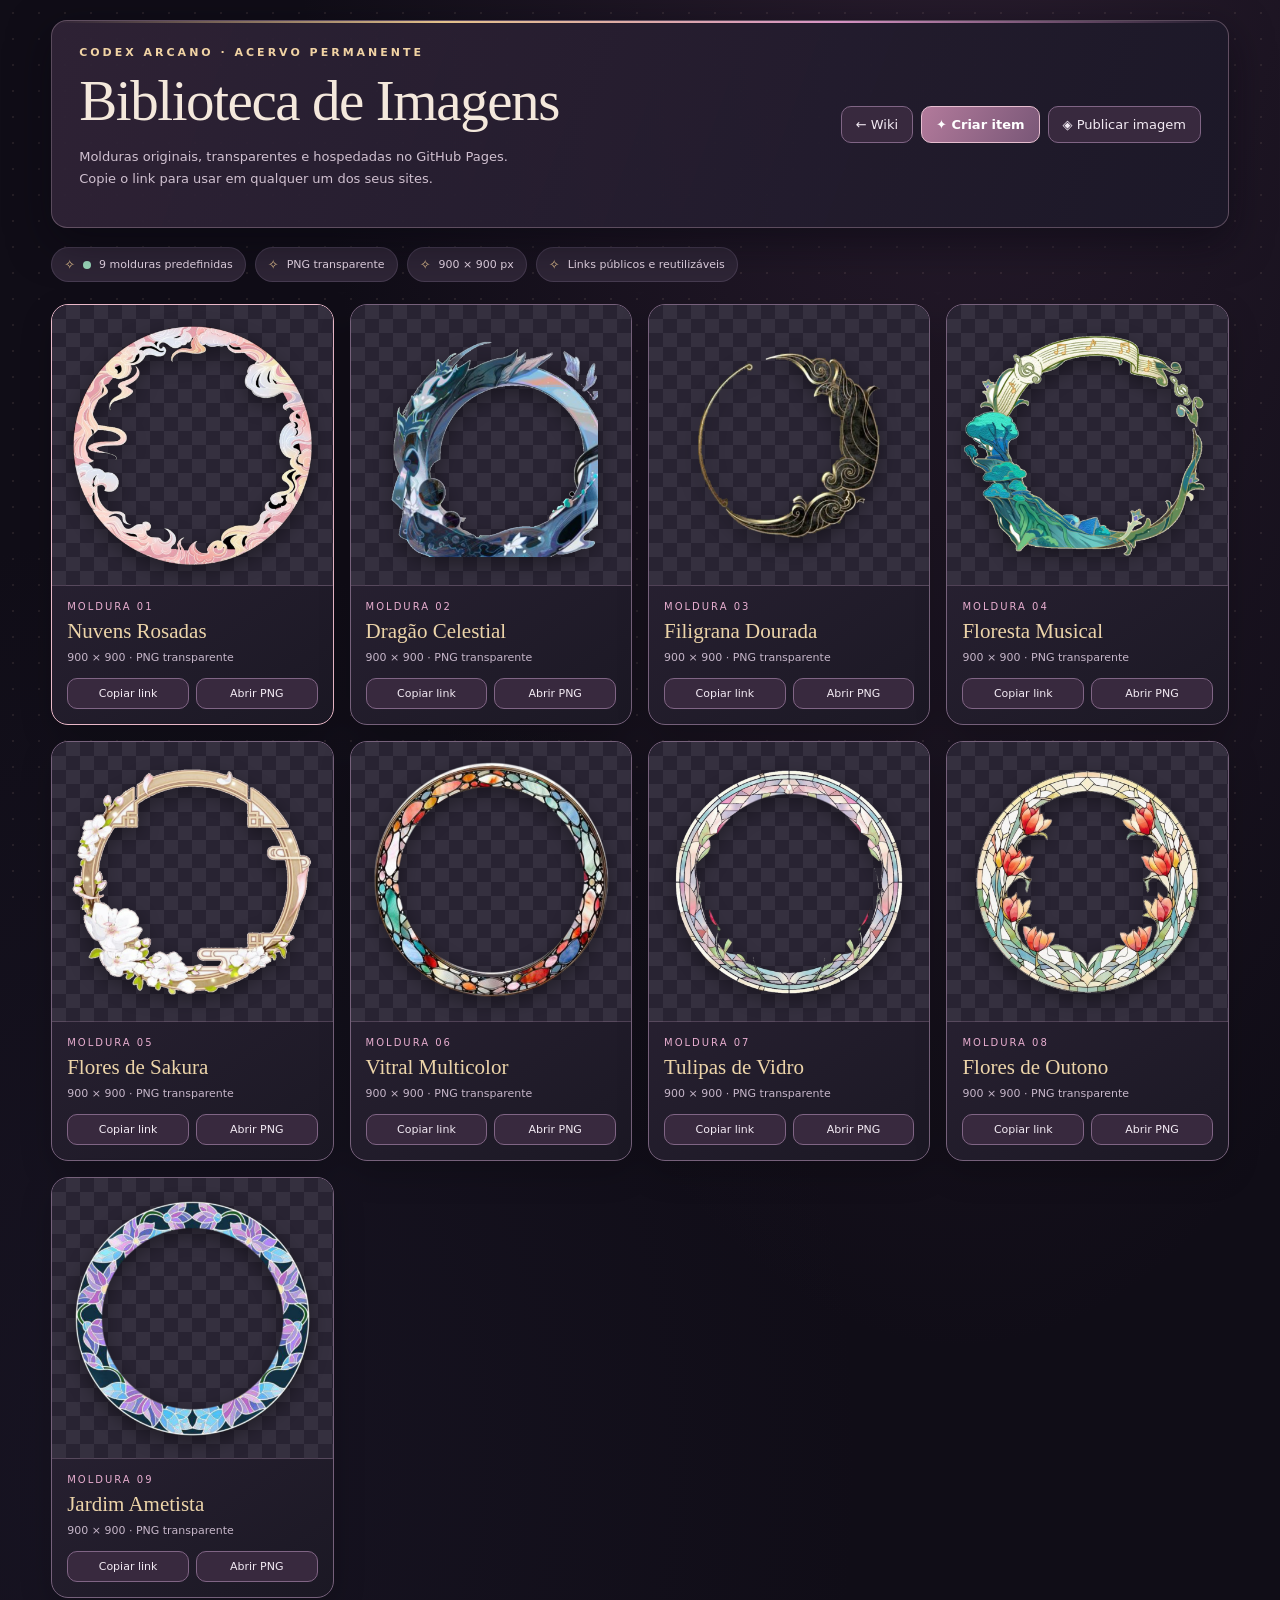
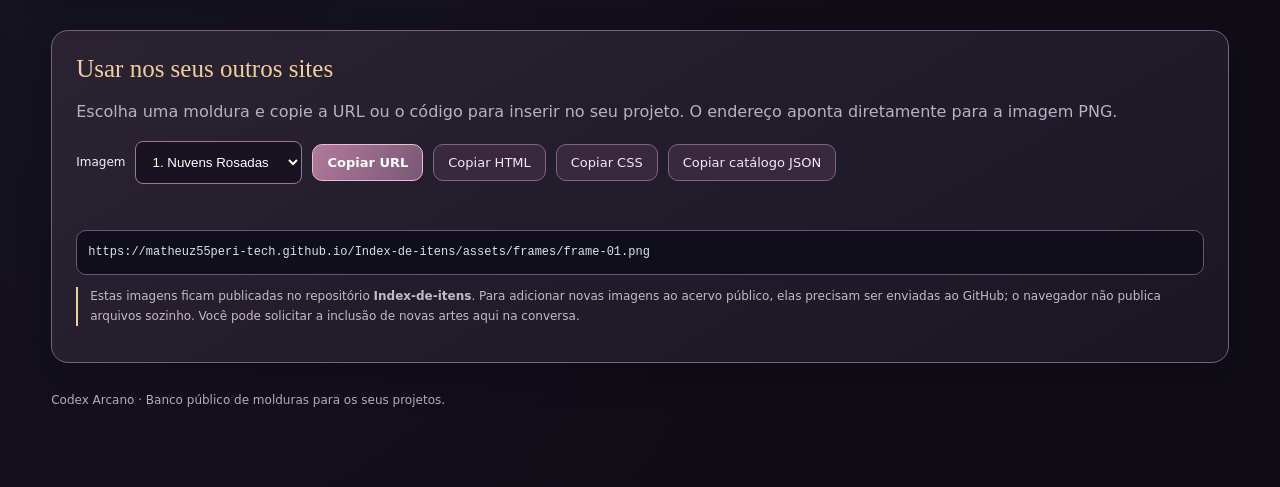
<file: assets.html>
<!doctype html>
<html lang="pt-BR"><head><meta charset="utf-8"><meta name="viewport" content="width=device-width,initial-scale=1">
<meta name="description" content="Biblioteca de imagens do Codex Arcano: molduras transparentes para RPG, prontas para usar em seus sites.">
<meta name="theme-color" content="#1c1624"><title>Biblioteca de Imagens · Codex Arcano</title>
<style>
:root{color-scheme:dark;--bg:#120f17;--card:#211b2b;--line:#5d465e;--lav:#e1c5ef;--gold:#f0d0a2;--muted:#bab0c3}*{box-sizing:border-box}body{margin:0;font-family:system-ui,-apple-system,Segoe UI,Arial,sans-serif;background:radial-gradient(ellipse at 35% 0%,#3c293f 0,#17121d 44%,#0f0d15 100%);color:#f5f0f5;min-height:100vh}button,a{font:inherit}a{color:inherit}.shell{max-width:1420px;padding:32px clamp(16px,4vw,56px) 80px;margin:auto}.top{display:flex;justify-content:space-between;align-items:center;flex-wrap:wrap;gap:18px;border-bottom:1px solid #735876;padding-bottom:26px}.eyebrow{font-size:11px;letter-spacing:3px;color:var(--gold);text-transform:uppercase}.top h1{font:normal clamp(33px,4.5vw,57px) Georgia,serif;letter-spacing:-1px;margin:10px 0}.muted{color:var(--muted)}p{line-height:1.65}.nav{display:flex;flex-wrap:wrap;gap:8px}.btn{cursor:pointer;display:inline-flex;justify-content:center;align-items:center;gap:8px;padding:10px 14px;border:1px solid #806585;border-radius:10px;color:#f2eaf3;background:#38293e;text-decoration:none;font-size:13px;transition:background .15s}.btn:hover{background:#59405d;border-color:#ddbbd9}.btn:focus-visible,.card:focus-visible{outline:3px solid #f5d1a5;outline-offset:3px}.btn.primary{background:#8b5b85;border-color:#e6aecd;font-weight:700}.stats{display:flex;gap:22px;flex-wrap:wrap;margin:18px 0 26px}.stat{display:flex;gap:8px;align-items:center;color:#e3d2e3;font-size:12px}.dot{height:8px;width:8px;background:#87c1a2;border-radius:50%}.grid{display:grid;grid-template-columns:repeat(auto-fill,minmax(230px,1fr));gap:20px}.card{border:1px solid var(--line);border-radius:17px;overflow:hidden;background:linear-gradient(145deg,#2a2133,#1a1824);box-shadow:0 12px 32px #0003;min-width:0}.imgspace{background-color:#272530;background-image:linear-gradient(45deg,#34313d 25%,transparent 25%),linear-gradient(-45deg,#34313d 25%,transparent 25%),linear-gradient(45deg,transparent 75%,#34313d 75%),linear-gradient(-45deg,transparent 75%,#34313d 75%);background-size:28px 28px;background-position:0 0,0 14px,14px -14px,-14px 0;display:grid;place-items:center;aspect-ratio:1;padding:8px}.imgspace img{width:100%;height:100%;object-fit:contain}.detail{padding:15px}.number{font-size:10px;letter-spacing:2px;color:#cca2c9}.detail h2{font:normal 21px Georgia,serif;color:var(--gold);margin:7px 0}.info{font-size:11px;color:var(--muted);margin:4px 0 14px}.actions{display:flex;flex-wrap:wrap;gap:7px}.actions .btn{font-size:11px;padding:8px 10px}.panel{margin-top:32px;border:1px solid #67516e;border-radius:18px;background:#221d2a;padding:20px}.panel h2{font:normal 25px Georgia,serif;color:var(--gold);margin:0 0 10px}.code{display:flex;gap:8px;align-items:center;background:#0e0c13;border-radius:10px;padding:11px;color:#d5e7eb;overflow-x:auto;font:12px/1.5 ui-monospace,monospace;white-space:nowrap;min-height:45px}.field{display:flex;gap:10px;align-items:center;flex-wrap:wrap}.field label{font-size:12px}.field select{color:#fff;background:#1b1721;border:1px solid #78627a;border-radius:8px;padding:9px}.status{color:#a8e0c0;min-height:26px;font-size:12px;margin:10px 0}.disclaimer{border-left:2px solid var(--gold);padding-left:12px;font-size:12px;color:#c5b9c8}footer{font-size:12px;color:#a9a0b0;margin-top:30px}@media(max-width:470px){.grid{grid-template-columns:repeat(2,minmax(0,1fr));gap:10px}.detail{padding:10px}.detail h2{font-size:17px}.actions .btn{padding:8px 6px}.shell{padding:18px 10px 45px}.top h1{font-size:35px}.panel{padding:15px}.btn{padding:9px 10px}}
</style><link rel="stylesheet" href="library-rework.css?v=3"></head><body><main class="shell">
<header class="top"><div><div class="eyebrow">Codex Arcano · Acervo Permanente</div><h1>Biblioteca de Imagens</h1><p class="muted">Molduras originais, transparentes e hospedadas no GitHub Pages.<br>Copie o link para usar em qualquer um dos seus sites.</p></div>
<nav class="nav" aria-label="Navegação"><a class="btn" href="./">← Wiki</a><a class="btn primary" href="studio.html">✦ Criar item</a><a class="btn" href="images.html">◈ Publicar imagem</a></nav></header>
<div class="stats"><span class="stat"><span class="dot"></span>9 molduras predefinidas</span><span class="stat">PNG transparente</span><span class="stat">900 × 900 px</span><span class="stat">Links públicos e reutilizáveis</span></div>
<div id="gallery" class="grid"></div>
<section class="panel"><h2>Usar nos seus outros sites</h2><p class="muted">Escolha uma moldura e copie a URL ou o código para inserir no seu projeto. O endereço aponta diretamente para a imagem PNG.</p><div class="field"><label for="chosen">Imagem</label><select id="chosen"></select><button id="copyUrl" class="btn primary">Copiar URL</button><button id="copyHtml" class="btn">Copiar HTML</button><button id="copyCss" class="btn">Copiar CSS</button><button id="copyCatalog" class="btn">Copiar catálogo JSON</button></div>
<p class="status" id="status" role="status"></p><div id="urlCode" class="code"></div>
<p class="disclaimer">Estas imagens ficam publicadas no repositório <strong>Index-de-itens</strong>. Para adicionar novas imagens ao acervo público, elas precisam ser enviadas ao GitHub; o navegador não publica arquivos sozinho. Você pode solicitar a inclusão de novas artes aqui na conversa.</p></section>
<footer>Codex Arcano · Banco público de molduras para os seus projetos.</footer></main>
<script>
(() => {'use strict';
const names=['Nuvens Rosadas','Dragão Celestial','Filigrana Dourada','Floresta Musical','Flores de Sakura','Vitral Multicolor','Tulipas de Vidro','Flores de Outono','Jardim Ametista'];
const base='https://matheuz55peri-tech.github.io/Index-de-itens/assets/frames/';
const data=names.map((name,i)=>({id:'frame-'+String(i+1).padStart(2,'0'),name,file:'frame-'+String(i+1).padStart(2,'0')+'.png',url:base+'frame-'+String(i+1).padStart(2,'0')+'.png'}));
const sel=document.getElementById('chosen'),code=document.getElementById('urlCode'),status=document.getElementById('status');
let current=0;
function choose(i){current=i;sel.value=String(i);code.textContent=data[i].url;document.querySelectorAll('.card').forEach((c,j)=>{c.style.borderColor=j===i?'#eab9c9':''})}
function setMessage(text){status.textContent=text}
async function copy(text,label){try{await navigator.clipboard.writeText(text);setMessage(label+' copiado!')}catch(e){const input=document.createElement('textarea');input.value=text;input.style.position='fixed';input.style.left='-10000px';document.body.append(input);input.select();let ok=document.execCommand('copy');input.remove();setMessage(ok?label+' copiado!':'Não foi possível copiar; selecione o texto exibido abaixo.')}}
for(let i=0;i<data.length;i++){const d=data[i],option=document.createElement('option');option.value=i;option.textContent=(i+1)+'. '+d.name;sel.append(option);
const card=document.createElement('article');card.className='card';card.innerHTML='<div class="imgspace"><img loading="lazy" alt=""></div><div class="detail"><div class="number"></div><h2></h2><div class="info">900 × 900 · PNG transparente</div><div class="actions"></div></div>';
card.querySelector('img').src=d.url;card.querySelector('img').alt='Moldura transparente: '+d.name;card.querySelector('h2').textContent=d.name;card.querySelector('.number').textContent='MOLDURA '+String(i+1).padStart(2,'0');
const actions=card.querySelector('.actions');
const url=document.createElement('button');url.type='button';url.className='btn';url.textContent='Copiar link';url.onclick=()=>{choose(i);copy(d.url,'Link da moldura')};
const view=document.createElement('a');view.className='btn';view.textContent='Abrir PNG';view.href=d.url;view.target='_blank';view.rel='noopener';view.onclick=()=>choose(i);
actions.append(url,view);document.getElementById('gallery').append(card)}
sel.onchange=()=>choose(Number(sel.value));choose(0);
document.getElementById('copyUrl').onclick=()=>copy(data[current].url,'Link');
document.getElementById('copyHtml').onclick=()=>copy('<img src="'+data[current].url+'" alt="Moldura '+data[current].name+'" />','HTML');
document.getElementById('copyCss').onclick=()=>copy('background-image: url("'+data[current].url+'");','CSS');
document.getElementById('copyCatalog').onclick=()=>copy(JSON.stringify(Object.fromEntries(data.map(x=>[x.id,x.url])),null,2),'Catálogo JSON');
})();
</script></body></html>
</file>
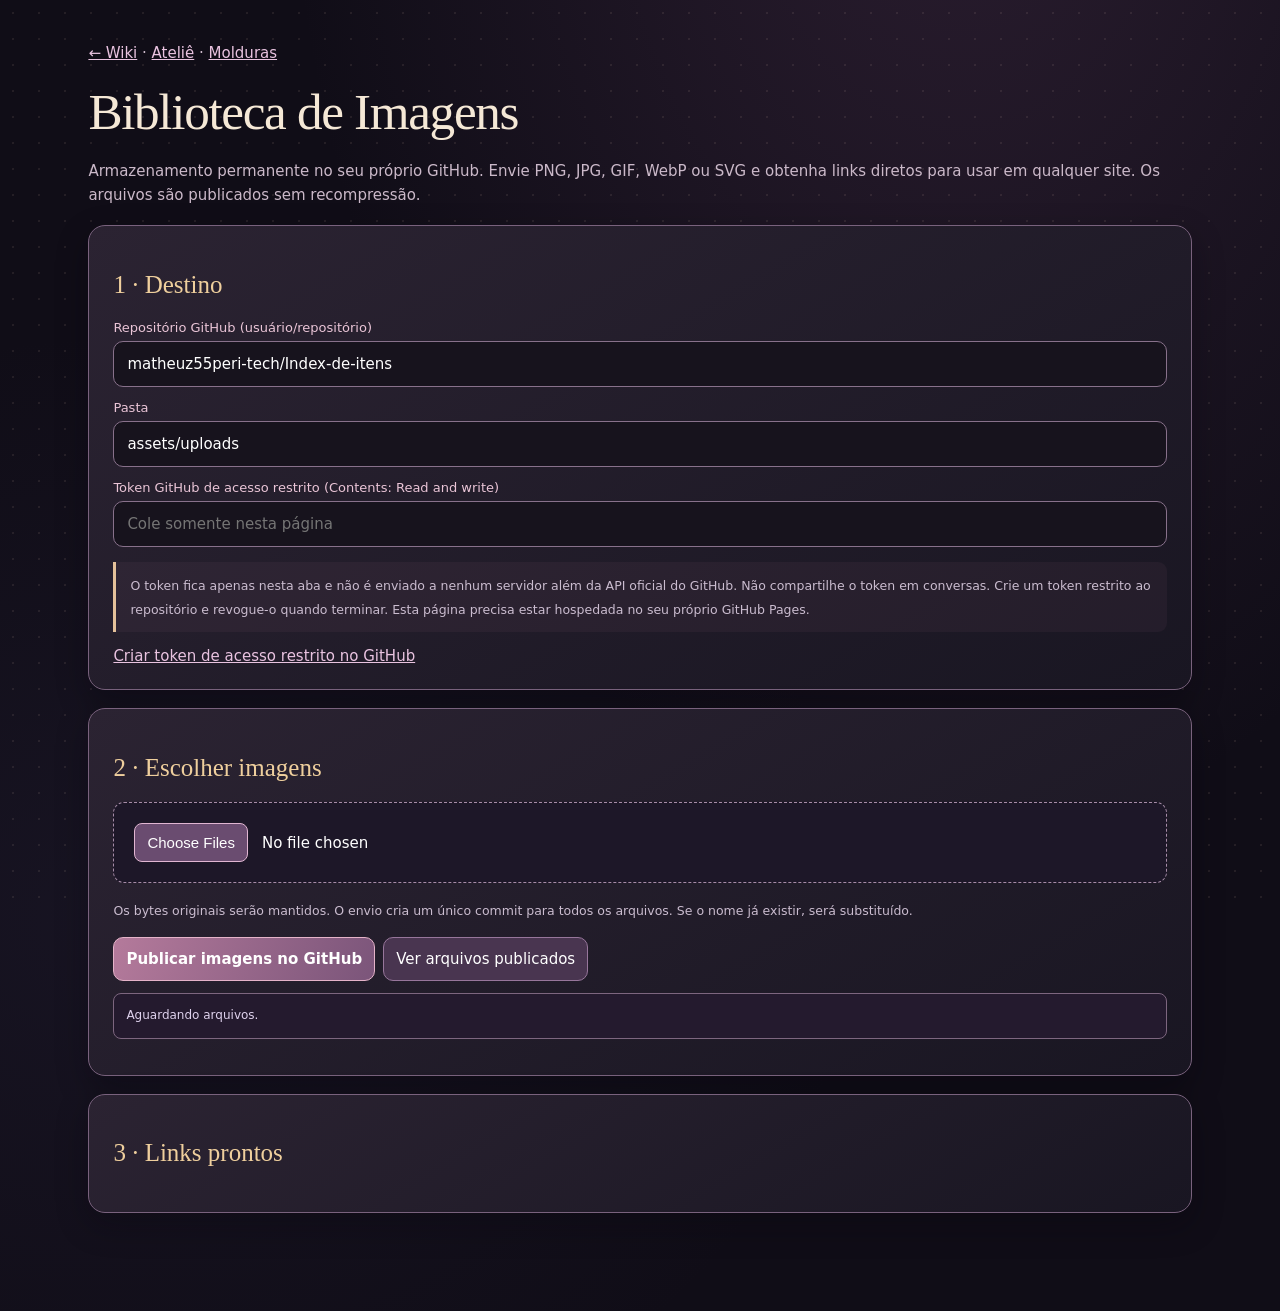
<file: images.html>
<!doctype html><html lang="pt-BR"><head><meta charset="utf-8"><meta name="viewport" content="width=device-width,initial-scale=1"><title>Biblioteca de Imagens · Codex</title><style>
:root{color-scheme:dark}*{box-sizing:border-box}body{margin:0;background:radial-gradient(ellipse at top,#42304d,#17141d 65%);color:#f5edf6;font:15px system-ui,Arial}main{max-width:1100px;margin:auto;padding:30px 16px 90px}h1{font:40px Georgia,serif;margin:10px 0}h2{font:25px Georgia,serif}p{color:#d5c9d8;line-height:1.6}a{color:#e9c3e0}.panel{border:1px solid #67516b;background:#251e2d;border-radius:18px;padding:22px;margin:18px 0}label{display:block;font-size:13px;margin:13px 0 6px;color:#eac5d7}input,button,select{border:1px solid #8d718c;border-radius:9px;background:#15121b;color:#fff;padding:12px;max-width:100%;font:inherit}input[type=text],input[type=password],select{width:100%}button{cursor:pointer;background:#6e496c}button:hover{background:#976b8e}button:disabled{opacity:.45}small{color:#cabccf}.grid{display:grid;grid-template-columns:repeat(auto-fit,minmax(240px,1fr));gap:15px}.card{border:1px solid #5b4b60;border-radius:13px;padding:12px;background:#1c1722;overflow-wrap:anywhere}.card img{width:100%;height:180px;object-fit:contain;background:repeating-conic-gradient(#302a38 0% 25%,#231f2b 0% 50%) 50%/24px 24px}.row{display:flex;gap:8px;flex-wrap:wrap;align-items:center}.status{padding:12px;background:#32233a;border:1px solid #795c83;border-radius:8px;white-space:pre-wrap}code{word-break:break-all}.warn{border-left:3px solid #dfb18b;padding-left:12px}</style><link rel="stylesheet" href="library-rework.css?v=3"></head><body><main><p><a href="./">← Wiki</a> · <a href="studio.html">Ateliê</a> · <a href="assets.html">Molduras</a></p><h1>Biblioteca de Imagens</h1><p>Armazenamento permanente no seu próprio GitHub. Envie PNG, JPG, GIF, WebP ou SVG e obtenha links diretos para usar em qualquer site. Os arquivos são publicados sem recompressão.</p>
<section class="panel"><h2>1 · Destino</h2><label for="repo">Repositório GitHub (usuário/repositório)</label><input id="repo" type="text" value="matheuz55peri-tech/Index-de-itens"><label for="folder">Pasta</label><input id="folder" type="text" value="assets/uploads"><label for="token">Token GitHub de acesso restrito (Contents: Read and write)</label><input id="token" type="password" autocomplete="off" placeholder="Cole somente nesta página"><p class="warn"><small>O token fica apenas nesta aba e não é enviado a nenhum servidor além da API oficial do GitHub. Não compartilhe o token em conversas. Crie um token restrito ao repositório e revogue-o quando terminar. Esta página precisa estar hospedada no seu próprio GitHub Pages.</small></p><a href="https://github.com/settings/personal-access-tokens/new" target="_blank" rel="noopener">Criar token de acesso restrito no GitHub</a></section>
<section class="panel"><h2>2 · Escolher imagens</h2><input id="files" type="file" multiple accept="image/png,image/jpeg,image/webp,image/gif,image/svg+xml"><p><small>Os bytes originais serão mantidos. O envio cria um único commit para todos os arquivos. Se o nome já existir, será substituído.</small></p><div class="row"><button id="send">Publicar imagens no GitHub</button><button id="load">Ver arquivos publicados</button></div><p class="status" id="status" role="status">Aguardando arquivos.</p></section>
<section class="panel"><h2>3 · Links prontos</h2><div class="grid" id="results"></div></section>
</main><script src="image-library.js"></script></body></html>
</file>
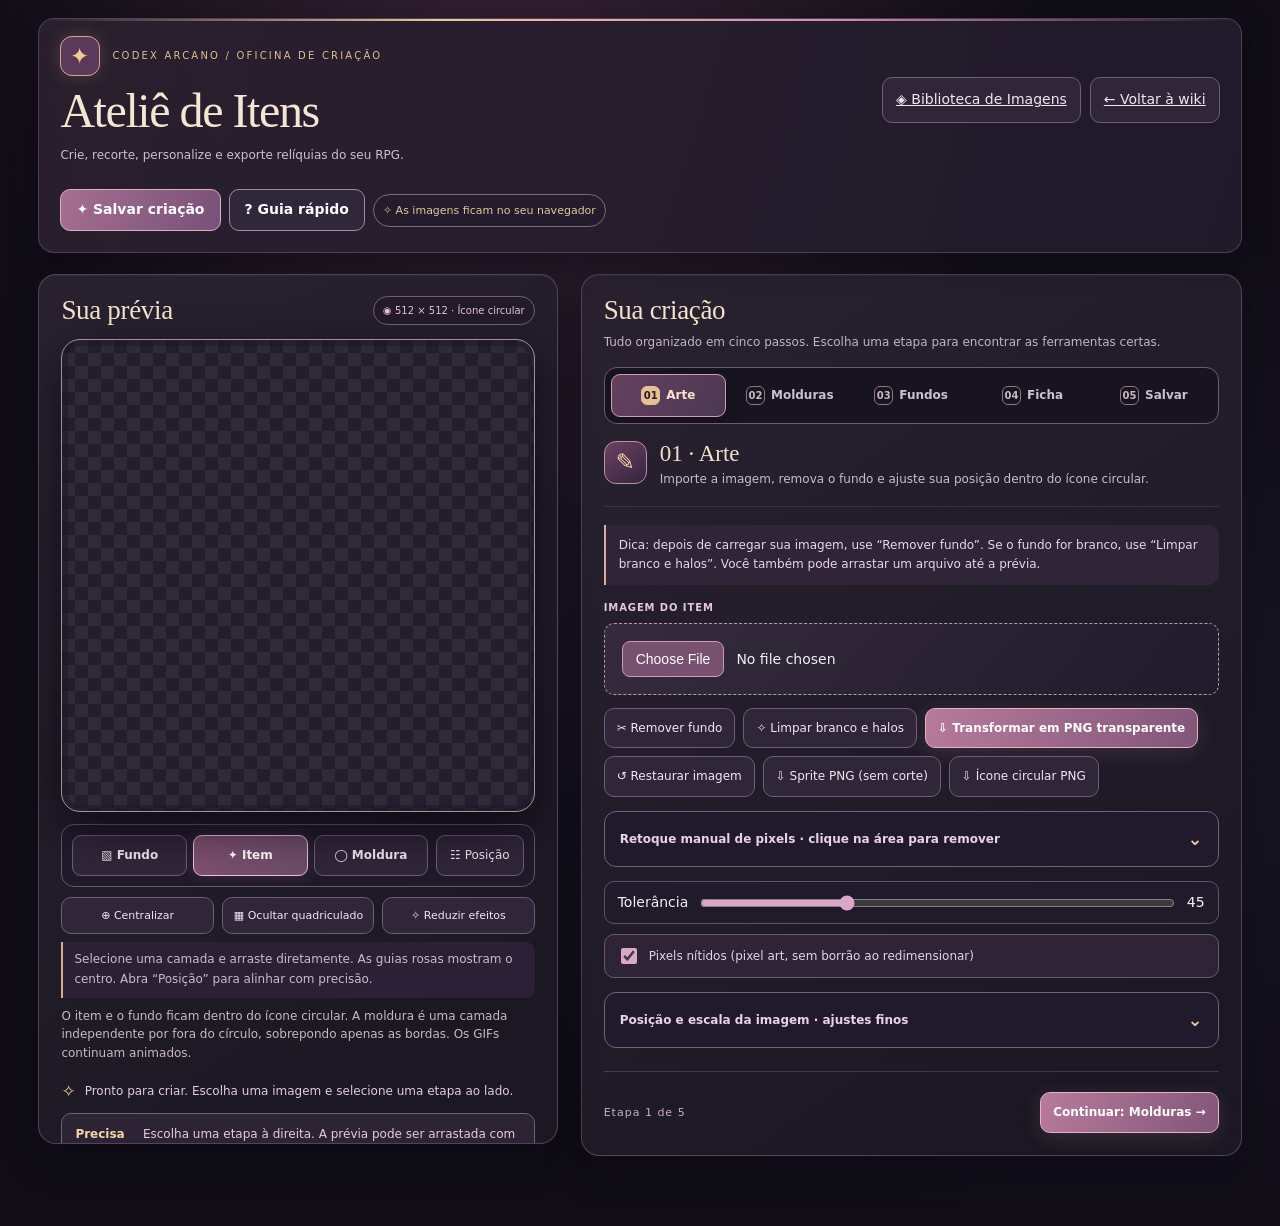
<file: studio.html>
<!doctype html>
<html lang="pt-BR"><head><meta charset="utf-8"><meta name="viewport" content="width=device-width,initial-scale=1">
<title>Ateliê de Itens · Codex Arcano</title>
<style>
:root{color-scheme:dark;--bg:#12111c;--card:#211d2a;--line:#5d4964;--muted:#aeb0c1;--gold:#e9c99e;--rose:#e9a6c8}*{box-sizing:border-box}body{margin:0;background:radial-gradient(ellipse at top,#3c2940 0%,#12111c 63%);color:#f5edf3;font:14px/1.55 system-ui,Segoe UI,sans-serif}button,input,textarea,select{font:inherit}button{cursor:pointer}button:focus-visible,input:focus-visible,select:focus-visible,textarea:focus-visible{outline:2px solid #eed7a6;outline-offset:2px}a{color:#f2c4dc}.shell{max-width:1440px;margin:auto;padding:26px clamp(14px,3vw,48px) 70px}.top{display:flex;align-items:center;justify-content:space-between;flex-wrap:wrap;gap:15px;border-bottom:1px solid var(--line);padding-bottom:22px}.eyebrow{font-size:10px;letter-spacing:3px;color:var(--gold);text-transform:uppercase}.top h1{font:normal clamp(30px,4vw,52px) Georgia,serif;margin:5px 0}.top p{margin:0;color:var(--muted)}.btn,.input{border:1px solid var(--line);border-radius:10px;background:#302737;color:#f6eaf3;padding:11px 13px;min-width:0}.btn:hover{border-color:var(--gold);background:#49324a}.btn.gold{background:#a87591;border-color:#e9b8d0;color:#fff;font-weight:700}.btn:disabled{opacity:.5;cursor:not-allowed}.layout{display:grid;grid-template-columns:minmax(300px,.92fr) minmax(370px,1.08fr);gap:22px;margin-top:24px}.pane{border:1px solid var(--line);background:linear-gradient(145deg,#241f30,#191822);border-radius:18px;padding:23px;min-width:0}.pane h2{font:normal 27px Georgia,serif;color:#f1e3ca;margin:0 0 17px}.preview{width:min(100%,510px);margin:auto;border:1px solid #62546e;border-radius:16px;overflow:hidden;background-color:#262531;background-image:linear-gradient(45deg,#313140 25%,transparent 25%),linear-gradient(-45deg,#313140 25%,transparent 25%),linear-gradient(45deg,transparent 75%,#313140 75%),linear-gradient(-45deg,transparent 75%,#313140 75%);background-size:26px 26px;background-position:0 0,0 13px,13px -13px,-13px 0}canvas#preview{width:100%;display:block;aspect-ratio:1;position:relative;z-index:2;pointer-events:none}.preview{position:relative;isolation:isolate;aspect-ratio:1}.preview #backgroundPreview{position:absolute;inset:0;width:100%;height:100%;object-fit:cover;z-index:0;pointer-events:none;transform-origin:center}.preview #backgroundPreview[hidden],.preview #backgroundShade[hidden]{display:none}.preview #backgroundShade{position:absolute;inset:0;z-index:1;pointer-events:none}canvas#source{width:100%;max-height:270px;object-fit:contain;border:1px dashed #746277;border-radius:10px;touch-action:none;cursor:crosshair;background:#191724}.note{color:var(--muted);font-size:12px;margin:9px 0 16px}.row{display:flex;align-items:center;flex-wrap:wrap;gap:9px;margin:11px 0}.row>*{min-width:0}.grid2{display:grid;grid-template-columns:repeat(2,minmax(0,1fr));gap:12px}.field{display:flex;flex-direction:column;gap:6px;margin-bottom:11px}.field label{font-size:11px;letter-spacing:.9px;text-transform:uppercase;color:#e1cae0}.field input,.field select,.field textarea{width:100%;background:#13121c;border:1px solid #665268;color:#f2eff4;border-radius:9px;padding:10px 11px;outline:0}.field textarea{min-height:100px;resize:vertical}.field input:focus,.field textarea:focus,.field select:focus{border-color:#e4b2d1}.range{display:flex;gap:10px;align-items:center;margin-bottom:10px}.range input{width:100%}.frames{display:grid;grid-template-columns:repeat(5,minmax(0,1fr));gap:9px;margin:13px 0}.frame{aspect-ratio:1;position:relative;display:flex;justify-content:center;align-items:center;border:1px solid #594a60;background:#181821;border-radius:12px;overflow:hidden;color:#d9c0c7;font:23px Georgia,serif}.frame[aria-pressed="true"]{outline:2px solid #eebd9e;border-color:#eebd9e}.frame img{max-width:100%;max-height:100%;object-fit:contain;position:absolute;inset:0;width:100%;height:100%}.frame small{font:10px system-ui;position:absolute;bottom:1px;background:#14131be0;padding:1px 4px}.backgrounds{display:grid;grid-template-columns:repeat(3,minmax(0,1fr));gap:9px;margin:12px 0}.background-option{position:relative;min-height:100px;border:1px solid #61556e;background:#17151f;border-radius:11px;overflow:hidden;color:#f6e8f1;display:flex;align-items:end;justify-content:center;padding:0}.background-option[aria-pressed='true']{outline:2px solid #efcfa4;border-color:#efcfa4}.background-option img{position:absolute;inset:0;width:100%;height:100%;object-fit:cover}.background-option .background-name{position:relative;z-index:2;width:100%;padding:7px 4px 6px;background:linear-gradient(transparent,#08070adb 32%);font-size:11px;text-shadow:0 1px 3px black;text-align:center}.background-option .gif-label{position:absolute;top:5px;right:5px;background:#8b437ae8;border-radius:5px;padding:1px 5px;font:bold 10px system-ui;z-index:2}.background-option[data-background='0']{justify-content:center;align-items:center;font:normal 17px Georgia,serif}.background-option[data-background='0'] .background-name{background:none}.section{margin:24px 0 10px;padding-top:20px;border-top:1px solid #554259}.section h3{font:normal 20px Georgia,serif;color:var(--gold);margin:0 0 10px}.state{padding:10px;border-radius:9px;background:#302439;color:#e9dadd;display:none;margin:13px 0}.pack{display:flex;gap:9px;flex-wrap:wrap;align-items:center}.item-list{margin-top:14px;display:flex;gap:9px;flex-wrap:wrap}.item-list button{max-width:100%;font-size:12px}.status{color:#c6dca4}.subtle{font-size:11px;color:#aaa2b0}.help{border-left:2px solid #a7819a;padding-left:11px}#source[hidden]{display:none!important}@media(max-width:800px){.layout{grid-template-columns:1fr}.pane{padding:16px}.frames{grid-template-columns:repeat(5,minmax(0,1fr))}}@media(max-width:420px){.grid2{grid-template-columns:1fr}.frames{grid-template-columns:repeat(3,minmax(0,1fr))}.backgrounds{grid-template-columns:repeat(2,minmax(0,1fr))}}
.preview{cursor:grab;touch-action:none;user-select:none}.preview.is-dragging{cursor:grabbing}.preview:focus-visible{outline:2px solid var(--rose);outline-offset:3px}.preview .editor-selection{position:absolute;border:1.5px solid #f3bfd9;box-shadow:0 0 0 1px #682b60a0,0 0 17px #e99dc640;z-index:5;pointer-events:none;border-radius:2px}.preview .editor-selection[hidden]{display:none}.editor-selection .selection-caption{position:absolute;left:0;top:-27px;white-space:nowrap;padding:3px 8px;border-radius:7px;background:#e7a8d0;color:#271326;font:700 11px system-ui}.editor-selection .resize-knob{position:absolute;z-index:6;width:13px;height:13px;background:#fff4fd;border:2px solid #c761a4;border-radius:50%;pointer-events:auto;touch-action:none;transform:translate(-50%,-50%);cursor:nwse-resize}.editor-selection .resize-knob[data-resize="nw"]{left:0;top:0;cursor:nwse-resize}.editor-selection .resize-knob[data-resize="ne"]{left:100%;top:0;cursor:nesw-resize}.editor-selection .resize-knob[data-resize="sw"]{left:0;top:100%;cursor:nesw-resize}.editor-selection .resize-knob[data-resize="se"]{left:100%;top:100%;cursor:nwse-resize}.preview .editor-guide{position:absolute;z-index:6;pointer-events:none;display:none}.preview .editor-guide.show{display:block}.preview .editor-guide.vertical{height:100%;width:0;left:50%;top:0;border-left:1.5px dashed #ff8bc8;filter:drop-shadow(0 0 2px #542943)}.preview .editor-guide.horizontal{width:100%;height:0;top:50%;left:0;border-top:1.5px dashed #ff8bc8;filter:drop-shadow(0 0 2px #542943)}.preview .editor-center-dot{display:none;position:absolute;left:50%;top:50%;width:8px;height:8px;z-index:7;border:1px solid white;border-radius:50%;background:#eb6fae;transform:translate(-50%,-50%);pointer-events:none}.preview .editor-center-dot.show{display:block}.editor-toolbar{margin:14px 0;display:flex;gap:10px;align-items:center;justify-content:space-between;flex-wrap:wrap}.editor-layers{display:flex;gap:5px;flex-wrap:wrap}.editor-toolbar .btn{padding:8px 12px;font-size:12px}.editor-layers [aria-pressed="true"]{background:#7e436f;border-color:#eab1d0;color:#fff}.position-panel{padding:12px;border:1px solid #735474;background:#241a2b;border-radius:12px;margin:10px 0 14px}.position-panel[hidden]{display:none}.position-panel .pack{margin:9px 0}.position-panel .btn{padding:9px 11px;font-size:12px}.position-panel .field{margin-bottom:0}.position-panel input[type=number]{max-width:180px}.position-description{font-size:12px;color:#c9b9cd;margin:2px 0 10px}.layer-tip{font-size:12px;color:#d0b9d0;margin:5px 0 13px}#selectionBox[data-layer="background"]{border-color:#c3c0f8}.preview .editor-selection[data-layer="background"] .selection-caption{background:#d0c9ef}.preview .editor-selection[data-layer="frame"] .selection-caption{background:#f0dbb3}
.preview .codex-icon-disc{position:absolute;inset:0;z-index:1;clip-path:circle(40% at 50% 50%);pointer-events:none;isolation:isolate}.preview .codex-icon-disc #preview{position:absolute;inset:0;width:100%;height:100%;aspect-ratio:1;z-index:2}.preview #frameOverlay{position:absolute;inset:0;display:block;width:100%;height:100%;z-index:3;pointer-events:none}.preview .editor-selection{z-index:5}.preview .editor-guide{z-index:6}
.pixel-toggle{display:flex;align-items:center;gap:9px;color:#e4d4e8;font-size:12px;padding:8px 10px;margin:4px 0 9px;background:#2a2431;border:1px solid #54455e;border-radius:9px;cursor:pointer}.pixel-toggle input{accent-color:#d88dbb;width:16px;height:16px}</style><link rel="stylesheet" href="studio-rework.css?v=3"></head><body><main class="shell">
<header class="top"><div><div class="eyebrow">Codex Arcano / Oficina de criação</div><h1>Ateliê de Itens</h1><p>Crie, recorte, personalize e exporte relíquias do seu RPG.</p></div><div class="row" style="margin:0"><a class="btn" href="assets.html">◈ Biblioteca de Imagens</a><a class="btn" href="./">← Voltar à wiki</a></div></header>
<div class="layout"><section class="pane">
<h2>01 · Imagem e moldura</h2>
<div class="preview" id="visualEditor" tabindex="0" aria-label="Área de edição. Selecione uma camada e arraste para movê-la. Use as setas para ajustes finos."><div id="editorIconDisc" class="codex-icon-disc"><img id="backgroundPreview" alt="" aria-hidden="true" hidden><div id="backgroundShade" hidden></div><canvas id="preview" width="512" height="512" aria-label="Arte do item dentro do círculo"></canvas></div><canvas id="frameOverlay" width="512" height="512" aria-hidden="true"></canvas><div class="editor-selection" id="selectionBox" data-layer="item" hidden><span class="selection-caption" id="selectionCaption">Item</span><i class="resize-knob" data-resize="nw" title="Redimensionar"></i><i class="resize-knob" data-resize="ne" title="Redimensionar"></i><i class="resize-knob" data-resize="sw" title="Redimensionar"></i><i class="resize-knob" data-resize="se" title="Redimensionar"></i></div><div class="editor-guide vertical" id="guideVertical"></div><div class="editor-guide horizontal" id="guideHorizontal"></div><div class="editor-center-dot" id="guideCenter"></div></div>
<div class="editor-toolbar"><div class="editor-layers" role="group" aria-label="Camada para mover"><button class="btn" type="button" data-edit-layer="background" aria-pressed="false">▧ Fundo</button><button class="btn" type="button" data-edit-layer="item" aria-pressed="true">✦ Item</button><button class="btn" type="button" data-edit-layer="frame" aria-pressed="false">◯ Moldura</button></div><button class="btn" type="button" id="togglePosition" aria-expanded="false" aria-controls="positionPanel">☷ Posição</button></div>
<div class="position-panel" id="positionPanel" hidden><p class="position-description" id="positionDescription">Posicionando item · alinhamento relativo à página 512 × 512.</p><div class="pack"><button class="btn" type="button" id="positionCenterX">↔ Centro horizontal</button><button class="btn" type="button" id="positionCenterY">↕ Meio vertical</button><button class="btn gold" type="button" id="positionCenterBoth">⊕ Centralizar ambos</button><button class="btn" type="button" id="positionReset">↺ Restaurar camada</button></div><div class="grid2"><div class="field"><label for="positionX">Centro X (px)</label><input id="positionX" type="number" min="-256" max="768" step="1"></div><div class="field"><label for="positionY">Centro Y (px)</label><input id="positionY" type="number" min="-256" max="768" step="1"></div></div></div>
<p class="layer-tip">Arraste o item, o fundo ou a moldura pela imagem. Ao passar pelo centro, surgem guias rosas e o elemento se encaixa. Arraste os círculos nos cantos para redimensionar. Setas do teclado movem 1 px; Shift + seta move 10 px.</p>
<p class="note">O item e o fundo ficam dentro do ícone circular. A moldura é uma camada independente por fora do círculo, sobrepondo apenas as bordas. Os GIFs continuam animados.</p>
<div class="field"><label for="artFile">Imagem do item</label><input class="input" type="file" id="artFile" accept="image/png,image/jpeg,image/webp"></div>
<div class="row"><button class="btn" id="autoCut" type="button">✂ Remover fundo</button><button class="btn" id="autoWhite" type="button" title="Remove o branco conectado ao fundo e limpa as bordas sem apagar os brancos internos do desenho">✧ Limpar branco e halos</button><button class="btn gold" id="exportAlpha" type="button" title="Remove o fundo conectado às bordas e baixa a arte original em PNG com transparência real">⇩ Transformar em PNG transparente</button><button class="btn" id="resetCut" type="button">↺ Restaurar imagem</button><button class="btn" id="saveSprite" type="button" title="Baixa o desenho recortado em PNG 512 × 512 com fundo transparente, sem moldura e sem corte circular">⇩ Sprite PNG (sem corte)</button><button class="btn" id="saveCircle" type="button" title="Baixa apenas o ícone circular, com área exterior transparente">⇩ Ícone circular PNG</button></div>
<div class="range"><label for="tol">Tolerância</label><input id="tol" type="range" min="8" max="130" value="45"><output id="tolLabel">45</output></div><label class="pixel-toggle"><input type="checkbox" id="pixelArt" checked> <span>Pixels nítidos (pixel art, sem borrão ao redimensionar)</span></label>
<p class="subtle help">Para PNG transparente: carregue a arte e use “Transformar em PNG transparente”. Os botões Sprite e Ícone circular exportam versões separadas; a moldura permanece fora do ícone. Os brancos internos fechados pelo contorno são preservados. Caso reste fundo, ajuste a tolerância e clique na região abaixo.</p>
<canvas id="source" width="450" height="270" hidden></canvas>
<div class="section"><h3>Posição do item</h3></div>
<div class="grid2"><div class="field"><label for="scale">Escala</label><input type="range" id="scale" min="20" max="250" value="85"></div><div class="field"><label for="shiftX">Horizontal</label><input type="range" id="shiftX" min="-256" max="256" value="0"></div><div class="field"><label for="shiftY">Vertical</label><input type="range" id="shiftY" min="-256" max="256" value="0"></div><div class="field"><label for="frameScale">Escala da moldura</label><input type="range" id="frameScale" min="40" max="180" value="100"></div><div class="field"><label for="frameX">Moldura · horizontal</label><input type="range" id="frameX" min="-256" max="256" value="0"></div><div class="field"><label for="frameY">Moldura · vertical</label><input type="range" id="frameY" min="-256" max="256" value="0"></div></div>
<div class="section"><h3>02 · Molduras</h3></div>
<p class="note">As nove molduras predefinidas são carregadas automaticamente dos arquivos do site. Também é possível adicionar suas próprias versões em PNG.</p>
<div id="frames" class="frames"></div>
<div class="pack"><label class="btn" for="frameFiles">＋ Substituir molduras (opcional)</label><input type="file" id="frameFiles" accept="image/*" multiple hidden><button class="btn" id="cutFrame">✂ Recortar moldura atual</button><button class="btn" id="resetFrame" title="Restaura exatamente o arquivo PNG transparente original publicado no site">↺ Restaurar moldura original</button><button class="btn" id="getFrame">⇩ PNG da moldura</button></div>
<p class="subtle">Os nove estilos originais fazem parte da biblioteca do site. Substituições opcionais ficam somente neste navegador e podem entrar no backup.</p><div class="section"><h3>03 · Fundos de destaque</h3></div><p class="note">Escolha entre os 10 fundos originais enviados. Os quatro GIFs são reproduzidos como animações reais, sem conversão para vídeo ou imagem estática.</p><div id="backgrounds" class="backgrounds" role="group" aria-label="Selecionar fundo"></div><div class="grid2"><div class="field"><label for="bgZoom">Ampliação do fundo</label><input type="range" id="bgZoom" min="100" max="200" value="100"></div><div class="field"><label for="bgDim">Escurecer fundo para destacar item</label><input type="range" id="bgDim" min="0" max="75" value="0"></div><div class="field"><label for="bgX">Fundo · horizontal</label><input type="range" id="bgX" min="-256" max="256" value="0"></div><div class="field"><label for="bgY">Fundo · vertical</label><input type="range" id="bgY" min="-256" max="256" value="0"></div></div><p class="subtle">Os originais ficam publicados no GitHub. O fundo animado também aparece na wiki; para salvar a animação com o item, use <strong>Exportar HTML animado</strong>.</p>
</section><section class="pane">
<h2>04 · Identidade e atributos</h2>
<form id="itemForm"><div class="field"><label for="name">Nome do item *</label><input id="name" required maxlength="120" placeholder="Ex.: Lâmina das Marés"></div>
<div class="grid2">
<div class="field"><label for="category">Coleção da wiki</label><select id="category"><option value="1">Itens e Consumíveis</option><option value="2">Flores Místicas</option><option value="3">Arsenal Carmesim</option><option value="4">Arsenal Glacial</option><option value="5">Espadas Encantadas</option><option value="6">Artefatos</option></select></div>
<div class="field"><label for="type">Tipo para Delta RPG</label><select id="type"><option value="⚔">Arma</option><option value="✦">Artefato</option><option value="♥">Consumível</option><option value="⬡">Equipamento</option><option value="◆">Material</option><option value="✿">Outro</option></select></div>
<div class="field"><label for="rarity">Raridade</label><select id="rarity"><option>Comum</option><option>Incomum</option><option>Raro</option><option>Épico</option><option>Lendário</option><option>Único</option></select></div>
<div class="field"><label for="quantity">Quantidade</label><input id="quantity" type="number" min="1" max="9999" value="1"></div>
<div class="field"><label for="weight">Peso (kg)</label><input id="weight" type="number" min="0" step=".1" max="9999" value="0"></div>
<div class="field"><label for="damageDice">Dados de dano</label><input id="damageDice" maxlength="40" placeholder="2d6+3"></div></div>
<div class="field"><label for="description">Descrição / história</label><textarea id="description" maxlength="3000" placeholder="História, habilidades, origem e efeitos narrativos..."></textarea></div>
<div class="grid2"><div class="field"><label for="tags">Etiquetas</label><input id="tags" maxlength="180" placeholder="água, antigo, mágico"></div><div class="field"><label for="effect">Efeito especial</label><input id="effect" maxlength="220" placeholder="Ex.: concede resistência à água"></div></div>
<div class="section"><h3>Bônus ao equipar (Delta RPG)</h3></div>
<p class="note">Esses valores só serão somados na ficha quando o personagem equipar o item.</p>
<div class="grid2">
<div class="field"><label for="strength">+ Força</label><input id="strength" type="number" min="0" max="999" value="0"></div>
<div class="field"><label for="defense">+ Defesa</label><input id="defense" type="number" min="0" max="999" value="0"></div>
<div class="field"><label for="intelligence">+ Inteligência</label><input id="intelligence" type="number" min="0" max="999" value="0"></div>
<div class="field"><label for="agility">+ Agilidade</label><input id="agility" type="number" min="0" max="999" value="0"></div>
</div><div class="section"><h3>05 · Salvar e compartilhar</h3></div>
<div class="pack"><button class="btn gold" id="save" type="submit">✦ Salvar na wiki</button><button class="btn" id="exportItem" type="button">⇩ Exportar item (.json)</button><button class="btn" id="exportPNG" type="button">⇩ Card PNG (estático)</button><button class="btn" id="exportHTML" type="button">⇩ HTML animado</button><button class="btn" id="sendDelta" type="button">♥ Enviar ao Delta RPG</button></div>
<p class="note">A transferência direta funciona entre os dois sites no mesmo endereço GitHub Pages. O Delta RPG adiciona o item ao FILE ativo, sem sobrescrever a ficha.</p>
<div class="pack"><button class="btn" id="importItem" type="button">⇧ Importar item JSON</button><button class="btn" id="backup" type="button">⇩ Backup do ateliê</button><button class="btn" id="restore" type="button">⇧ Restaurar backup</button><button class="btn" id="new" type="button">＋ Novo item</button></div>
<input id="itemInput" type="file" accept=".json,application/json" hidden><input id="backupInput" type="file" accept=".json,application/json" hidden>
<div id="status" class="state" role="status"></div>
<div class="section"><h3>Seus itens criados</h3><div id="itemList" class="item-list"></div></div>
<p class="note">Imagens e molduras ficam armazenadas no IndexedDB deste navegador. Use o backup para transferi-las para outro dispositivo.</p>
</form></section></div></main>
<script src="studio.js"></script>
<script src="studio-rework.js?v=3" defer></script>
</body></html>
</file>
<file: wiki-rework.css>
/* CODEX ARCANO — Wiki / Atelier UI system. v2. No item data is changed. */
:root{
  --cx-ink:#100e17;--cx-night:#17131f;--cx-panel:#241d2c;--cx-raised:#2e2636;
  --cx-line:#5c4966;--cx-gold:#e2c28f;--cx-rose:#e8b5d0;--cx-lilac:#bda4df;
  --cx-ivory:#f7ebdc;--cx-soft:#c9bacc;--cx-ease:cubic-bezier(.2,.8,.2,1);
  --cx-elev:0 18px 55px #08061070;
}
html{scroll-behavior:smooth;scroll-padding-top:95px}
body{background:radial-gradient(ellipse at 88% 0,#55365443,transparent 48%),radial-gradient(ellipse at 12% 67%,#25375023,transparent 44%),var(--cx-ink);letter-spacing:.005em}
body:before{content:"";position:fixed;inset:0;z-index:-1;pointer-events:none;opacity:.24;background-image:radial-gradient(#ead0a21a .7px,transparent .9px);background-size:26px 26px}
::selection{background:#a55c92;color:#fff}
button,a,select{touch-action:manipulation}
a{color:var(--cx-rose)}
.shell{grid-template-columns:260px minmax(0,1fr)}
.sidebar{padding:28px 16px 21px;background:linear-gradient(180deg,#251c2d 0%,#17141d 62%,#13121b);border-right:1px solid #80638452;box-shadow:inset -1px 0 #d4b17d12;z-index:10}
.sidebar:before{content:"";position:absolute;left:0;right:0;top:0;height:3px;background:linear-gradient(90deg,transparent,#d9ba7d,#d28fc4,transparent);opacity:.85}
.brand{border-color:#977a6855;padding:5px 7px 24px;gap:13px}
.brandmark{width:49px;height:49px;flex:none;border-radius:15px;background:radial-gradient(circle at 30% 20%,#624761,#36283f);box-shadow:0 0 0 4px #bf9f7210,0 8px 24px #07050970;transform:rotate(-7deg);transition:transform .35s var(--cx-ease),box-shadow .35s var(--cx-ease)}
.brand:hover .brandmark{transform:rotate(0) scale(1.08);box-shadow:0 0 0 5px #bf9f7220,0 0 24px #d3ac7440}
.brand b{font:500 22px Georgia,serif;letter-spacing:.3px;color:var(--cx-ivory);font-variant:small-caps}
.brand small{color:#e2bf96;font-size:9px;letter-spacing:2.7px}
.side-title{padding-top:24px;padding-bottom:12px;font-weight:700;color:#d6b98a}
.nav{gap:6px}
.nav-btn{border-radius:12px;padding:12px 11px;border-color:transparent;transition:background .19s ease,color .19s ease,transform .19s var(--cx-ease),border-color .19s ease;font-size:13px}
.nav-btn:hover{background:#3f3049;transform:translateX(3px);color:#fff}
.nav-btn.active{background:linear-gradient(105deg,#6a455c 0%,#3a2b47 100%);border-color:#b890aa84;color:#fff5e9;box-shadow:inset 3px 0 #efc796,0 6px 19px #0907114a}
.nav-btn .emoji{font-size:17px;filter:drop-shadow(0 3px 5px #0005)}
.nav-btn .cnt{background:#ffffff0a;border-color:#88728a6e;color:#efdbcb;font-variant-numeric:tabular-nums}
.sidefoot{margin-top:auto;padding:18px 9px 0;border-color:#a18a7344;font-size:11px;color:#b7a9b9}
.cx-sidebar-tools{display:grid;gap:8px;margin:18px 7px 10px}
.cx-sidebar-tools a,.cx-sidebar-tools button{width:100%;min-height:41px;border:1px solid #786481;border-radius:10px;padding:10px 11px;color:#efe4f0;background:#2b2333;font-size:12px;font-weight:600;text-decoration:none;text-align:left;transition:background .19s,transform .19s,border-color .19s}
.cx-sidebar-tools a:first-child{background:linear-gradient(105deg,#835474,#624564);border-color:#bc91aa;color:white}
.cx-sidebar-tools a:hover,.cx-sidebar-tools button:hover{background:#49344d;border-color:#d3b38f;transform:translateY(-2px)}
.page{min-width:0}
.hero{padding:50px clamp(22px,5vw,82px) 48px;min-height:260px;background:radial-gradient(ellipse at 88% 24%,#86526b49 0%,transparent 42%),linear-gradient(116deg,#2e2230,#211c2d 51%,#15121d);border-bottom:1px solid #8c6c725c}
.hero:before{content:"";position:absolute;inset:14px;border:1px solid #bc9a6f2a;pointer-events:none;border-radius:4px}
.hero:after{content:"✺";color:#e6bb8540;font-size:200px;right:6%;top:0;line-height:1;filter:drop-shadow(0 0 35px #ba86b12b);animation:cx-breathe 9s ease-in-out infinite}
.hero .eyebrow{color:var(--cx-gold);font-weight:650;letter-spacing:3px}
.hero h1{font:normal clamp(35px,4.5vw,64px)/1.11 Georgia,serif;letter-spacing:-.025em;text-wrap:balance;text-shadow:0 4px 25px #0004}
.hero p{max-width:650px;color:#dfcedc;line-height:1.75;font-size:14px}
.cx-hero-rule{width:105px;height:1px;background:linear-gradient(90deg,#e4bb7d,transparent);margin:20px 0 0}
.cx-hero-eyecatch{position:absolute;right:20%;bottom:24px;font:11px Georgia,serif;letter-spacing:3px;color:#e8c9a65a;pointer-events:none}
.content{max-width:1580px;padding:27px clamp(16px,3.4vw,54px) 90px}
.cx-welcome{display:flex;align-items:center;justify-content:space-between;gap:12px;flex-wrap:wrap;margin:0 0 20px;padding:13px 17px;border:1px solid #80628466;border-radius:13px;background:linear-gradient(110deg,#382839b8,#28233595)}
.cx-welcome strong{font:normal 17px Georgia,serif;color:#f2dfc0}
.cx-welcome small{font-size:12px;color:#cbbcc9;display:block;margin-top:3px}
.cx-welcome-actions{display:flex;gap:8px;flex-wrap:wrap}
.cx-welcome-actions a,.cx-welcome-actions button{border:1px solid #92748e;border-radius:9px;padding:9px 12px;background:#32283b;color:#f1e4f0;text-decoration:none;font-size:12px}
.cx-welcome-actions a:hover,.cx-welcome-actions button:hover{border-color:#e7bc98;background:#503c52}
.controls{position:sticky;top:10px;z-index:7;padding:12px;margin:0 0 25px;background:linear-gradient(135deg,#211c2af5,#251e2ef5);border:1px solid #705b767d;box-shadow:0 8px 26px #08060d55;border-radius:15px;backdrop-filter:blur(16px);gap:8px}
.searchbox{min-height:46px;background:#17141f;border-color:#846b81;border-radius:11px;transition:border-color .2s,box-shadow .2s;box-shadow:inset 0 1px 4px #0004}
.searchbox:focus-within{border-color:#e3b3cb;box-shadow:0 0 0 3px #c887b31e}
.searchbox span{font-size:20px;color:#e4c299}
.searchbox input{font-size:14px}
.action,.select{padding:11px 13px;min-height:46px;background:#302636;border-color:#695674;border-radius:10px;transition:transform .18s var(--cx-ease),background .18s,border-color .18s,box-shadow .18s}
.action:hover,.select:hover{background:#50394f;border-color:#d7ae8e;transform:translateY(-1px)}
.action:active,.nav-btn:active,.primary:active{transform:translateY(1px) scale(.985)}
#favoritesBtn.cx-is-active{border-color:#e6bb8c;background:#4e3847;color:#f8d9b0}
.controls a.primary{padding:11px 17px;min-height:46px;text-decoration:none;display:inline-flex;align-items:center;justify-content:center;background:linear-gradient(120deg,#ab6d90,#735672);border:1px solid #e5b5c9;box-shadow:0 3px 14px #0004}
.cx-density,.cx-help-button{min-height:46px;padding:10px 13px;border:1px solid #695674;background:#302636;color:#e9deeb;border-radius:10px;white-space:nowrap}
.cx-density[aria-pressed=true]{background:#59405d;border-color:#e2ba8d}
.cx-helper-key{border:1px solid #8f718e;padding:1px 5px;border-radius:4px;color:#b6a4b8;font-size:10px;margin-left:6px}
.heading{margin:26px 0 22px;align-items:center;border-bottom:1px solid #957c6c40;padding:0 2px 20px}
.heading h2{font:normal clamp(27px,3vw,37px)/1.1 Georgia,serif;color:#f4e5cd}
.heading p{font-size:12px;color:#bfb0c1}
.counter{border:1px solid #846e5d66;background:#2b2230;border-radius:30px;padding:8px 12px;font-size:10px;letter-spacing:1.5px}
.cx-breadcrumbs{display:flex;gap:8px;align-items:center;margin:4px 0 11px;font-size:11px;color:#c0a9be;letter-spacing:1px}
.cx-breadcrumbs span:last-child{color:#e2c090}
.grid{gap:17px;grid-template-columns:repeat(auto-fill,minmax(182px,1fr))}
.card{border-radius:16px;background:linear-gradient(155deg,#312838 0%,#1b1925 98%);border-color:#69536a94;box-shadow:inset 0 1px #f5d2ea10,0 5px 21px #0004;transition:transform .26s var(--cx-ease),border-color .26s,box-shadow .26s;transform:translateZ(0)}
.card:hover{transform:translateY(-7px) scale(1.009);border-color:#e3b48f;box-shadow:0 16px 37px #0008,0 0 0 1px #b38d8566}
.card:active{transform:translateY(-2px) scale(.986)}
.card-art{height:195px;background:radial-gradient(circle at 50% 54%,#503a5d 0%,#302837 56%,#1e1b29 100%);border-bottom:1px solid #a5887940}
.card-art:before{inset:13px;border:1px solid #ddbf9b16;border-radius:5px;z-index:1}
.card-art:after{content:"";position:absolute;inset:-120%;pointer-events:none;transform:translateX(-100%) rotate(25deg);background:linear-gradient(90deg,transparent,#fbe4fd12,transparent);transition:transform .9s}
.card:hover .card-art:after{transform:translateX(100%) rotate(25deg)}
.card-art>img:not(.codex-item-background){width:94%;height:94%;object-fit:contain;transition:transform .36s var(--cx-ease),filter .36s;filter:drop-shadow(0 7px 8px #0007)}
.card:hover .card-art>img:not(.codex-item-background){transform:scale(1.055);filter:drop-shadow(0 12px 13px #0008)}
.card-title{font-size:13px;line-height:1.6;min-height:58px;padding:14px 14px 5px;color:#f4ebf3}
.card-bottom{font-size:10px;padding:0 14px 17px;color:#d6b7c9}
.card .gem{top:12px;left:12px;background:#1b1728e0;border:1px solid #b4937679;border-radius:6px;letter-spacing:1px;color:#f1ce9e}
.card .fav{opacity:.4;color:#e9c189;font-size:19px}
.card .fav.visible{opacity:1;filter:drop-shadow(0 0 10px #f9c773a0)}
.cx-compact .grid{grid-template-columns:repeat(auto-fill,minmax(145px,1fr));gap:10px}
.cx-compact .card-art{height:140px}
.cx-compact .card-title{min-height:45px;padding-top:10px;font-size:12px}
.cx-compact .card-bottom{font-size:9px;padding-bottom:11px}
.empty{background:#221c2a;border:1px dashed #776079;border-radius:15px;padding:60px 12px}
.empty h3{font:normal 25px Georgia,serif}
.modal{border:1px solid #b2939b;border-radius:19px;background:#1c1823;box-shadow:0 35px 120px #050408e8;scrollbar-color:#745f76 transparent}
.modal::backdrop{background:#07060be0;backdrop-filter:blur(9px)}
.modal[open]{animation:cx-dialog-in .28s var(--cx-ease) both}
.modal-head{background:linear-gradient(110deg,#362638,#241e2c);border-color:#83678366}
.modal-head span{font-size:11px;letter-spacing:1.7px}
.modal-head button{transition:transform .18s,background .18s}
.modal-head button:hover{transform:rotate(90deg);background:#503949}
.modal-grid{min-height:460px}
.large-art{background:#191522}
.visual{border-color:#755f74;background:radial-gradient(circle,#5e4664,#2b2534);border-radius:13px}
.editor{background:linear-gradient(160deg,#211b29,#1a1722)}
.editor label{color:#dfc6d2;font-weight:700}
.editor input,.editor textarea{background:#15121c;border-color:#705779;line-height:1.6}
.editor input:focus,.editor textarea:focus{border-color:#dbb0cd;box-shadow:0 0 0 3px #c889ae21}
.minor,.primary{transition:transform .17s var(--cx-ease),background .17s,border-color .17s,box-shadow .17s}
.minor:hover,.primary:hover{transform:translateY(-2px)}
.primary{background:linear-gradient(110deg,#a56f91,#754d76);border-color:#d5a0bb}
.primary:hover{background:linear-gradient(110deg,#c17f9e,#956180);box-shadow:0 5px 24px #be79a13d}
.toast{background:#39273f;border:1px solid #d5a0b2;border-radius:12px;box-shadow:var(--cx-elev);z-index:100;padding:13px 20px;min-width:240px;text-align:center}
.toast[style*="block"]{animation:cx-toast-enter .28s var(--cx-ease)}
.cx-help-dialog{width:min(570px,92vw);max-height:85vh;overflow:auto;border:1px solid #b493ab;border-radius:18px;color:#f6ebf2;background:linear-gradient(150deg,#302437,#191522);padding:0;box-shadow:0 30px 90px #000d}
.cx-help-dialog::backdrop{background:#0b0912db;backdrop-filter:blur(6px)}
.cx-help-dialog .cx-help-header{padding:22px 25px;background:#3b2b3f;border-bottom:1px solid #967a85}
.cx-help-dialog h2{font:normal 28px Georgia,serif;margin:0;color:#f5e1bc}
.cx-help-dialog p{line-height:1.7;color:#ded0de}
.cx-help-dialog .cx-help-content{padding:22px 25px}
.cx-help-dialog .cx-help-footer{text-align:right;padding:0 25px 24px}
.cx-help-dialog .cx-help-footer button{padding:10px 18px;border-radius:9px;border:1px solid #ae8cab;color:white;background:#7e557c}
.cx-help-dialog kbd{border:1px solid #947d96;border-radius:4px;padding:2px 5px;background:#221c2b;color:#eecba8}
.cx-page-intro{animation:cx-dialog-in .45s var(--cx-ease)}
.card.cx-reveal{animation:cx-card-in .37s var(--cx-ease) both;animation-delay:var(--cx-order,0ms)}
.cx-card-pop{animation:cx-pop .35s var(--cx-ease)}
.cx-spark{position:absolute;left:var(--x,50%);top:var(--y,50%);width:5px;height:5px;background:#ffe5b0;box-shadow:0 0 13px #f2b1d7;border-radius:50%;pointer-events:none;z-index:11;animation:cx-sparkle .55s var(--cx-ease) forwards}
@keyframes cx-breathe{0%,100%{opacity:.28;transform:rotate(-8deg) scale(.95)}50%{opacity:.58;transform:rotate(7deg) scale(1.03)}}
@keyframes cx-dialog-in{from{opacity:0;transform:translateY(12px) scale(.975)}to{opacity:1;transform:translateY(0) scale(1)}}
@keyframes cx-toast-enter{from{opacity:0;transform:translate(-50%,14px)}to{opacity:1;transform:translate(-50%,0)}}
@keyframes cx-card-in{from{opacity:0;transform:translateY(10px) scale(.99)}to{opacity:1;transform:translateY(0) scale(1)}}
@keyframes cx-pop{40%{transform:scale(1.04)}to{transform:scale(1)}}
@keyframes cx-sparkle{from{opacity:1;transform:translate(-50%,-50%) scale(1)}to{opacity:0;transform:translate(calc(-50% + var(--dx)),calc(-50% + var(--dy))) scale(0)}}
@media(max-width:1050px){.shell{grid-template-columns:224px minmax(0,1fr)}.sidebar{padding:19px 11px}.grid{grid-template-columns:repeat(auto-fill,minmax(160px,1fr))}.card-art{height:168px}.controls{top:6px}}
@media(max-width:750px){
 .shell{display:block}.sidebar{position:relative;height:auto;padding:11px 12px;box-shadow:0 4px 20px #0004}
 .sidebar:before{height:2px}.brand{padding:4px 6px 10px;border:0}.brandmark{width:40px;height:40px}
 .brand b{font-size:20px}.brand small{font-size:9px}
 .side-title,.sidefoot,.cx-sidebar-tools{display:none}
 .nav{flex-direction:row;gap:6px;overflow-x:auto;scroll-snap-type:x proximity;padding:0 0 5px}
 .nav-btn{padding:9px 11px;white-space:nowrap;width:auto;flex:none;scroll-snap-align:start}
 .nav-btn .cnt{display:none}.nav-btn:hover{transform:none}
 .hero{padding:32px 20px 31px;min-height:auto}.hero:after{font-size:115px;top:12px}.hero:before{inset:9px}
 .hero .eyebrow{font-size:10px;letter-spacing:2px}.hero h1{font-size:35px}.hero p{font-size:13px;max-width:calc(100% - 18px)}
 .content{padding:19px 13px 50px}.cx-welcome{margin-bottom:13px;padding:11px 13px}.cx-welcome strong{font-size:16px}
 .controls{position:relative;top:auto;padding:10px;margin-bottom:20px}
 .searchbox{flex-basis:100%}.action,.select,.controls a.primary,.cx-density,.cx-help-button{flex:1;min-width:0;text-align:center;padding:11px 8px;font-size:12px}
 .heading{margin-top:14px}.heading h2{font-size:27px}.counter{padding:6px 9px}
 .grid{grid-template-columns:repeat(2,minmax(0,1fr));gap:11px}
 .card-art{height:145px}.card-title{font-size:12px;min-height:48px}.card-bottom{font-size:9px}
 .modal-grid{grid-template-columns:1fr}.modal{max-height:92dvh}.large-art{padding:15px}.visual{min-height:210px}
 .cx-hero-eyecatch{display:none}
}
@media(max-width:380px){.grid{gap:8px}.card-art{height:125px}.controls{gap:5px}.controls .action{font-size:11px}.hero h1{font-size:30px}}
@media(prefers-reduced-motion:reduce){html{scroll-behavior:auto}*,*::before,*::after{animation-duration:.01ms!important;animation-iteration-count:1!important;transition-duration:.01ms!important}.hero:after{animation:none!important}}
body.cx-motion-off *,body.cx-motion-off *::before,body.cx-motion-off *::after{animation-duration:.01ms!important;animation-iteration-count:1!important;transition-duration:.01ms!important}
body.cx-motion-off html{scroll-behavior:auto}
</file>
<file: sprite-gallery.css>
.codex-compare{border-color:#b59c82!important;color:#f5dfb5!important;background:linear-gradient(100deg,#403043,#342939)!important;white-space:nowrap}
.codex-compare:hover{border-color:#f0d1a2!important;background:#63475a!important}
.codex-compare.codex-originals{background:#3e2e38!important;color:#f2b7c7!important}
.codex-compare:disabled{opacity:.6;cursor:progress}
.cx-sprites-status{font-size:11px;color:#d4bdcc;margin:0 0 17px;padding:9px 13px;border-left:2px solid #dab58c;border-radius:0 9px 9px 0;background:#3425378c;letter-spacing:.025em}
.card[data-group="1"] .card-art{background:radial-gradient(circle at 50% 54%,#6a594b60,#352c3b 65%,#211b2b)}
.card[data-group="2"] .card-art{background:radial-gradient(circle at 50% 55%,#71426377,#36263e 60%,#201a2b)}
.card[data-group="3"] .card-art{background:radial-gradient(circle at 50% 54%,#7f3c4173,#402534 62%,#221923)}
.card[data-group="4"] .card-art{background:radial-gradient(circle at 50% 55%,#346b8480,#252f48 65%,#1b1c2b)}
.card[data-group="5"] .card-art{background:radial-gradient(circle at 50% 54%,#6b527f70,#3a2b51 66%,#211b2e)}
.card[data-group="6"] .card-art{background:radial-gradient(circle at 50% 55%,#6e52845b,#31273e 64%,#1d1928)}
.card[data-group] .card-art img{image-rendering:pixelated}
.card[data-group] .gem{border:1px solid #e4b79065}
@media(max-width:750px){.codex-compare{flex:1 1 150px}.cx-sprites-status{line-height:1.4}}
@media(prefers-reduced-motion:reduce){.card[data-group] .card-art img{transition:none!important}}

/* Restauração da nitidez visual no catálogo.
   Evita ampliar pixels de um PNG de 128px como grandes blocos em cards maiores.
   Os arquivos de arte originais permanecem intocados. */
.card[data-group] .card-art img,
.card-art > img:not(.codex-item-background),
.visual img,
.large-art img {
  image-rendering:auto !important;
  -ms-interpolation-mode:bicubic;
}
.card-art > img:not(.codex-item-background) {
  width: min(82%, 158px);
  height: min(82%, 158px);
  object-fit:contain;
  filter:drop-shadow(0 12px 12px #0008);
}
.card:hover .card-art > img:not(.codex-item-background) {
  filter:drop-shadow(0 15px 13px #0009);
}
.visual img {
  max-width:min(85%, 260px);
  max-height:260px;
  object-fit:contain;
}
@media(max-width:750px){
  .card-art > img:not(.codex-item-background){
    width:min(86%,130px);
    height:min(86%,130px);
  }
}
</file>
<file: library-rework.css>
/* Codex Arcano — library and asset archive matching the Wiki visual language */
:root{--cx-bg:#100d17;--cx-surface:#241d2b;--cx-raised:#34293a;--cx-stroke:#7d6680;--cx-ivory:#f4e8dc;--cx-gold:#e7c58f;--cx-rose:#e7b0cb;--cx-ease:cubic-bezier(.2,.8,.2,1)}
body{background:radial-gradient(ellipse at 75% -20%,#5c3b5d5c,transparent 50%),radial-gradient(ellipse at 10% 70%,#37315330,transparent 45%),var(--cx-bg);color:#f6edf4}
body:before{content:"";position:fixed;inset:0;pointer-events:none;z-index:-1;background-image:radial-gradient(#ecceb719 .7px,transparent 1px);background-size:26px 26px}
::selection{background:#b47a9f;color:#fff}
.shell{max-width:1500px;padding-top:20px}
.shell .top{border:1px solid #91788b86;border-radius:16px;padding:25px 27px;background:linear-gradient(110deg,#302437ee,#1c1828);box-shadow:0 14px 42px #08061086;position:relative;overflow:hidden}
.shell .top:before{content:"";height:2px;position:absolute;inset:0 0 auto;background:linear-gradient(90deg,transparent,#e3c08b,#d693c4,transparent)}
.shell .top h1{color:var(--cx-ivory);letter-spacing:-.025em;line-height:1.13}
.shell .top .eyebrow{color:#f1d3a4;font-weight:700}
.shell .top p{font-size:13px;color:#d0c0d0;max-width:680px}
.nav .btn,.actions .btn,.field .btn,button.btn{transition:background .18s,transform .18s var(--cx-ease),box-shadow .18s,border-color .18s;border-radius:10px}
.nav .btn:hover,.actions .btn:hover,.field .btn:hover,button.btn:hover{border-color:#e6c59d;transform:translateY(-2px);box-shadow:0 7px 22px #0006}
.nav .btn:active,.actions .btn:active,button.btn:active{transform:translateY(1px) scale(.98)}
.btn.primary{background:linear-gradient(120deg,#b27a9b,#795777);border-color:#e7bed0;color:#fff}
.btn.primary:hover{background:linear-gradient(120deg,#cb90b1,#a375a1)}
.stats{gap:9px;margin:19px 0 22px}
.stat{border:1px solid #6a5b7469;background:#2e2536;border-radius:24px;padding:9px 12px;color:#e7d7e6;font-size:11px}
.stat:before{content:"✧";color:#e9c591;font-size:13px}
.stat .dot{background:#9bd9bb}
#gallery.grid{grid-template-columns:repeat(auto-fill,minmax(235px,1fr));gap:16px}
#gallery .card{background:linear-gradient(145deg,#30263a,#1b1824);border:1px solid #76617b;border-radius:17px;transition:transform .23s var(--cx-ease),border-color .23s,box-shadow .23s}
#gallery .card:hover{transform:translateY(-6px);border-color:#ebc49f!important;box-shadow:0 17px 34px #0007,0 0 18px #bd8fb93b}
#gallery .imgspace{background-color:#282332;background-image:linear-gradient(45deg,#35303f 25%,transparent 25%),linear-gradient(-45deg,#35303f 25%,transparent 25%),linear-gradient(45deg,transparent 75%,#35303f 75%),linear-gradient(-45deg,transparent 75%,#35303f 75%);border-bottom:1px solid #8b6f8a66;overflow:hidden}
#gallery .imgspace img{transition:transform .38s var(--cx-ease),filter .38s;filter:drop-shadow(0 6px 10px #0006)}
#gallery .card:hover .imgspace img{transform:scale(1.06);filter:drop-shadow(0 10px 16px #0009)}
#gallery .detail h2{color:#ecd4a9;font-size:21px}
#gallery .info{color:#c6b6c9}
#gallery .number{color:#e7adcf}
#gallery .actions .btn{flex:1}
.panel{border:1px solid #79627d;border-radius:17px;background:linear-gradient(150deg,#2b2332,#191622);padding:24px;box-shadow:0 12px 32px #08061055}
.panel h2{color:#efcf9d}
.panel .field select{background:#18131e;border:1px solid #9a7899;padding:12px}
.panel .code{border:1px solid #685578;background:#100e18;color:#d8e2ec}
.panel .status{font-size:12px;color:#bcdfc5}
footer{color:#b8a8bb}
main:not(.shell){max-width:1180px;margin:auto;padding:26px clamp(14px,3vw,46px) 80px}
main:not(.shell)>h1{font:normal clamp(36px,4vw,56px)/1.1 Georgia,serif;color:#f5e8d6;letter-spacing:-.026em;margin:19px 0}
main:not(.shell)>p{color:#cbb9c9}
main:not(.shell)>.panel{margin:18px 0}
main:not(.shell) .panel h2{font:normal 25px Georgia,serif}
main:not(.shell) .panel input[type=text],main:not(.shell) .panel input[type=password]{border-color:#88718b;background:#17131d;border-radius:10px;padding:13px}
main:not(.shell) .panel input[type=file]{width:100%;max-width:none;background:#1d1728;border:1px dashed #a68ca7;padding:20px;border-radius:11px}
main:not(.shell) .panel input[type=file]::file-selector-button{padding:10px 12px;background:#6a4c70;border:1px solid #e1b6d2;border-radius:8px;color:white;margin-right:14px}
main:not(.shell) .panel button{background:#493550;border:1px solid #97769b;transition:background .2s,transform .2s;border-radius:10px}
main:not(.shell) .panel button:hover{background:#704b69;transform:translateY(-2px)}
main:not(.shell) .panel #send{background:linear-gradient(110deg,#b47a9b,#7b557a);border-color:#e5b3c9;font-weight:700}
main:not(.shell) .panel .status{background:#241a2e;color:#dfd2ed;border:1px solid #7d667f}
main:not(.shell) #results.grid{grid-template-columns:repeat(auto-fill,minmax(205px,1fr));gap:14px}
main:not(.shell) #results .card{background:#211b2d;border:1px solid #79617f;border-radius:14px;box-shadow:0 6px 20px #0004;transition:transform .2s,border-color .2s}
main:not(.shell) #results .card:hover{transform:translateY(-3px);border-color:#edc4a0}
main:not(.shell) #results .card img{border-radius:11px}
main:not(.shell) .warn{border-color:#e4c19a;padding:11px 14px;border-radius:0 9px 9px 0;background:#a36c8b12}
a:focus-visible,button:focus-visible,input:focus-visible{outline:2px solid #edcf9e;outline-offset:3px}
@media(max-width:700px){.shell{padding:12px 13px 50px}.shell .top{padding:19px}.stats{gap:7px}#gallery.grid{grid-template-columns:repeat(2,minmax(0,1fr));gap:11px}#gallery .detail{padding:11px}#gallery .detail h2{font-size:17px}#gallery .actions{flex-direction:column}#gallery .actions .btn{width:100%}main:not(.shell){padding:14px 12px 48px}}
@media(max-width:400px){#gallery.grid{grid-template-columns:1fr}.panel{padding:14px}.shell .top h1{font-size:34px}}
@media(prefers-reduced-motion:reduce){*,*:before,*:after{animation-duration:.01ms!important;transition-duration:.01ms!important}}
body.cx-motion-off *,body.cx-motion-off *:before,body.cx-motion-off *:after{animation-duration:.01ms!important;transition-duration:.01ms!important}
</file>
<file: studio-rework.css>
/* CODEX ARCANO — Ateliê V3 • maintainable visual-only layer on original tool. */
:root{--cx-ink:#100d17;--cx-surface:#241c2c;--cx-raised:#312539;--cx-border:#756078;--cx-gold:#e2be8b;--cx-rose:#e8accb;--cx-lilac:#c0a2e2;--cx-muted:#c4b4c8;--cx-ease:cubic-bezier(.2,.8,.2,1)}
*{scrollbar-color:#796080 #241e2b}
body{background:radial-gradient(ellipse at 40% -13%,#58334c8c,transparent 50%),radial-gradient(ellipse at 90% 60%,#312b4c43,transparent 50%),#100d17;color:#f6ecf2}
body:before{content:"";position:fixed;inset:0;pointer-events:none;z-index:-1;background-image:radial-gradient(#e4c9ad0f .7px,transparent 1px);background-size:27px 27px}
button,a,select,input[type=file]{touch-action:manipulation}
::selection{background:#a65f99;color:white}
.shell{max-width:1530px;padding-top:18px}
.top{padding:17px 21px 21px;border:1px solid #79608081;border-radius:16px;background:linear-gradient(108deg,#2b202fef,#211b2cf0);box-shadow:0 9px 30px #07051066;position:relative;overflow:hidden}
.top:before{content:"";position:absolute;inset:0 0 auto;height:2px;background:linear-gradient(90deg,transparent,#ecc69d,#d18aaf,transparent);pointer-events:none}
.top .eyebrow{color:#dcbf94;font-size:10px;letter-spacing:2.2px}
.top h1{font:normal clamp(31px,3.8vw,48px)/1.12 Georgia,serif;color:#f4e6d3;letter-spacing:-.03em;margin:8px 0}
.top p{font-size:12px;color:#d0bfce}
.top .row .btn{white-space:nowrap}
.cx-header-crest{display:inline-grid;place-items:center;width:40px;height:40px;margin-right:12px;border:1px solid #ccae88;border-radius:12px;background:#5b3a59;color:#f0cb92;font:23px Georgia,serif;box-shadow:0 0 17px #bf9d9140;vertical-align:middle}
.cx-header-pill{display:inline-flex;gap:7px;align-items:center;color:#e0c99d;font-size:11px;padding:7px 9px;border:1px solid #846979;border-radius:20px;background:#241b2d;white-space:nowrap}
.cx-header-quick{display:flex;gap:8px;align-items:center;flex-wrap:wrap;margin-top:10px}
.cx-header-quick button{min-height:39px;padding:9px 15px;border:1px solid #dbb0c2;background:linear-gradient(110deg,#a56f91,#785079);color:white;border-radius:10px;font-weight:700}
.cx-header-quick button:hover{background:#bc83a4}
.layout{grid-template-columns:minmax(320px,.88fr) minmax(380px,1.12fr);gap:23px;align-items:start;margin-top:21px}
.pane{border:1px solid #78627c8c;border-radius:18px;padding:20px 22px;background:linear-gradient(145deg,#292130,#1b1823 85%);box-shadow:0 16px 36px #08061155,inset 0 1px #ffffff0b}
.pane h2{font:normal 27px Georgia,serif;color:#f4e3ca;letter-spacing:-.012em;margin:0 0 15px}
.pane .section{border-color:#8a6d744e}
.pane .section h3{font:normal 21px Georgia,serif;color:#edcca3}
.cx-preview-pane{position:sticky;top:15px;max-height:calc(100dvh - 30px);overflow-y:auto}
.cx-preview-head{display:flex;gap:9px;align-items:center;justify-content:space-between;flex-wrap:wrap;margin-bottom:13px}
.cx-preview-head h2{margin:0}
.cx-preview-chip{display:flex;align-items:center;gap:6px;font-size:10px;border:1px solid #795e77;border-radius:20px;padding:6px 9px;color:#e5c6cf;background:#231a2b}
.cx-preview-pane .preview{width:min(100%,475px);aspect-ratio:1;margin:auto;border:1px solid #ad8d95;border-radius:19px;background-color:#231e2d;background-image:linear-gradient(45deg,#2e2a38 25%,transparent 25%),linear-gradient(-45deg,#2e2a38 25%,transparent 25%),linear-gradient(45deg,transparent 75%,#2e2a38 75%),linear-gradient(-45deg,transparent 75%,#2e2a38 75%);box-shadow:0 18px 45px #06040c99,inset 0 0 0 6px #1c172479;overflow:hidden;transition:border-color .22s,box-shadow .22s,transform .22s var(--cx-ease)}
.cx-preview-pane .preview:focus{border-color:#e6b6d1;outline-offset:3px}
.cx-preview-pane .preview.is-dragging{box-shadow:0 20px 55px #06040cbf,0 0 0 2px #dc97ca,0 0 33px #d88fbd44;transform:scale(1.004)}
.cx-preview-pane .preview.cx-drop-active{border-color:#f3d6a7;box-shadow:0 0 0 3px #f3d6a78c,0 0 38px #d3a58065;transform:scale(.995)}
.cx-preview-pane .preview.cx-no-checker{background:#211b2a}
.cx-preview-pane .preview.cx-fx-summon{animation:cx-frame-summon .52s var(--cx-ease)}
.cx-preview-pane .preview.cx-fx-drop{animation:cx-preview-drop .28s var(--cx-ease)}
.cx-fx-ring{position:absolute;inset:5%;border:2px solid #ebcda0;opacity:0;border-radius:50%;pointer-events:none;z-index:8;animation:cx-ring-reveal .54s var(--cx-ease) forwards;box-shadow:0 0 22px #e0a4cb87}
.cx-fx-particle{position:absolute;left:50%;top:50%;width:6px;height:6px;z-index:9;border-radius:50%;background:var(--cx-fx-color,#f0d5ad);box-shadow:0 0 12px #f3c6cc;pointer-events:none;animation:cx-burst .72s var(--cx-ease) both;animation-delay:var(--delay,0ms)}
.cx-fx-ripple{position:absolute;left:var(--x,50%);top:var(--y,50%);width:34px;height:34px;border:1px solid #f1c9dd;border-radius:50%;background:#efd2e41d;transform:translate(-50%,-50%);pointer-events:none;z-index:10;animation:cx-click-wave .45s ease-out forwards}
.cx-preview-pane .editor-toolbar{margin:12px 0 6px;padding:10px;border:1px solid #6a556e;border-radius:13px;background:#211a2b;align-items:center;gap:8px}
.cx-preview-pane .editor-layers{display:flex;flex:1;gap:6px}
.cx-preview-pane .editor-layers .btn{padding:10px 13px;font-weight:650;flex:1;border-radius:9px;min-width:0;white-space:nowrap}
.cx-preview-pane .editor-layers [aria-pressed=true]{background:linear-gradient(105deg,#805071,#6b4c69);border-color:#ecc5d5;box-shadow:0 0 16px #b6769a35}
.cx-preview-pane #togglePosition{white-space:nowrap;padding:10px 13px;border-radius:9px}
.cx-preview-pane .position-panel{background:#2b2032;border:1px solid #96718f;box-shadow:0 7px 24px #06040a5c}
.cx-preview-pane .position-panel:not([hidden]){animation:cx-panel-in .2s var(--cx-ease)}
.cx-preview-pane .position-panel .pack .btn{padding:9px 10px}
.cx-preview-pane .layer-tip{line-height:1.65;color:#cfb8d0;padding:8px 11px;margin:8px 0 4px;background:#2b2035;border-left:2px solid #d7ad91;border-radius:0 9px 9px 0}
.cx-preview-pane .note{font-size:12px;color:#c9b8c5}
.cx-preview-actions{display:flex;align-items:center;gap:8px;margin-top:10px;flex-wrap:wrap}
.cx-preview-actions .btn{padding:9px 11px;font-size:11px;flex:1;white-space:nowrap}
.cx-preview-status{margin:12px 0 0;min-height:37px;display:flex;align-items:center;gap:9px;border:1px solid #60566a;border-radius:10px;background:#221b2b;padding:9px 11px;color:#d8c6d8;font-size:12px}
.cx-preview-status:before{content:"✧";color:#ebcb94;font-size:17px}
.cx-preview-status.cx-is-error{border-color:#e0a291;background:#512d3580;color:#fff0e6}
.cx-preview-status.cx-is-success{border-color:#8bba9c;background:#24382b96;color:#d6f1de}
.cx-preview-status.cx-is-success:before{content:"✓";color:#a9dfb4}
.cx-preview-status.cx-status-flash{animation:cx-status-flash .4s ease-out}
.cx-right-pane{min-width:0;padding-top:20px}
.cx-right-pane>h2{margin-bottom:7px}
.cx-workflow-subtitle{font-size:12px;color:#c4b4c8;line-height:1.6;margin:4px 0 15px}
.cx-stage-nav{display:flex;gap:6px;padding:6px;border:1px solid #6e5874;border-radius:13px;background:#18141f;overflow-x:auto;scrollbar-width:thin;margin-bottom:17px}
.cx-stage-tab{display:flex;flex:1;min-width:85px;align-items:center;justify-content:center;gap:6px;border:1px solid transparent;border-radius:9px;background:transparent;color:#cdbfd0;padding:11px 8px;font-size:12px;font-weight:700;transition:background .2s,color .2s,border-color .2s,transform .2s var(--cx-ease);white-space:nowrap}
.cx-stage-tab:hover{color:white;background:#392c43}
.cx-stage-tab[aria-selected=true]{color:#fbe5cf;border-color:#ca9eb1;background:linear-gradient(120deg,#65405e,#4c3854);box-shadow:0 4px 13px #110b175f}
.cx-stage-tab .cx-step-number{display:grid;place-items:center;min-width:19px;height:19px;border-radius:6px;border:1px solid #8c788c;font-size:10px;color:#cbb7c5}
.cx-stage-tab[aria-selected=true] .cx-step-number{color:#271928;background:#e5c091;border-color:#e5c091}
.cx-stage-panel{min-height:340px;outline:none}
.cx-stage-panel:not([hidden]){animation:cx-panel-in .28s var(--cx-ease)}
.cx-stage-panel[hidden]{display:none!important}
.cx-stage-heading{display:flex;align-items:flex-start;gap:13px;margin:0 0 18px;padding:0 0 17px;border-bottom:1px solid #775f724a}
.cx-stage-heading .cx-stage-icon{display:grid;place-items:center;width:43px;height:43px;flex:none;font-size:23px;border-radius:12px;border:1px solid #bc92a3;background:linear-gradient(145deg,#6c4263,#34243d);color:#f4d4a5}
.cx-stage-heading h3{margin:0;font:normal 23px Georgia,serif;color:#f2e0cb}
.cx-stage-heading p{margin:3px 0 0;font-size:12px;color:#cbbbcf;line-height:1.55}
.cx-stage-panel .note{color:#c3b4c4}
.cx-stage-panel .field{gap:7px;margin-bottom:13px}
.cx-stage-panel .field label{color:#e3c7db;font-size:10px;font-weight:700}
.cx-stage-panel .field input,.cx-stage-panel .field select,.cx-stage-panel .field textarea{padding:12px;background:#16121d;border:1px solid #6a526e;border-radius:10px;transition:border-color .2s,box-shadow .2s}
.cx-stage-panel .field input:focus,.cx-stage-panel .field textarea:focus,.cx-stage-panel .field select:focus{border-color:#e4b0cd;box-shadow:0 0 0 3px #bc82a021}
.cx-stage-panel input[type=range]{accent-color:#dca6ca;cursor:ew-resize}
.cx-stage-panel input[type=checkbox]{accent-color:#dca6ca}
.cx-stage-panel .field input[type=file]{background:linear-gradient(130deg,#352b3d,#211b2b);padding:17px;border:1px dashed #bd96b7;cursor:pointer}
.cx-stage-panel .field input[type=file]::file-selector-button{border:1px solid #cf9ab8;border-radius:8px;padding:9px 13px;background:#77516f;color:#fff;margin-right:12px;cursor:pointer}
.cx-stage-panel .row{gap:8px}
.btn,.input{border-color:#725b76;color:#f2e7ef;background:#30263a;border-radius:10px;transition:background .17s,transform .17s var(--cx-ease),box-shadow .17s,border-color .17s}
.btn:hover,.input:hover{background:#48334b;border-color:#d8b4a5;transform:translateY(-1px)}
.btn:active{transform:translateY(1px) scale(.97)}
.btn.gold{background:linear-gradient(110deg,#b87a9b,#825679);border-color:#e1b2c9;box-shadow:0 4px 19px #b67b9432}
.btn.gold:hover{background:linear-gradient(110deg,#d093b0,#a56f91);box-shadow:0 5px 25px #d190ad45}
.cx-stage-panel .btn{font-size:12px;padding:10px 12px}
.cx-stage-panel .grid2{gap:12px}
.cx-stage-panel .section{display:none}
.cx-stage-panel .pixel-toggle{border:1px solid #695775;border-radius:10px;background:#2e2436;padding:10px 12px;line-height:1.4}
.cx-stage-panel .range{background:#201a2a;padding:10px 13px;border:1px solid #624f6d;border-radius:10px}
.cx-advanced{border:1px solid #775e7c;border-radius:12px;background:#211a2c;margin:14px 0;padding:0;overflow:hidden}
.cx-advanced>summary{list-style:none;cursor:pointer;padding:13px 15px;color:#ebd3e7;font-weight:700;font-size:12px;display:flex;align-items:center;justify-content:space-between;gap:9px}
.cx-advanced>summary::-webkit-details-marker{display:none}
.cx-advanced>summary:after{content:"⌄";font-size:18px;color:#f0c59f;transition:transform .2s}
.cx-advanced[open]>summary:after{transform:rotate(-180deg)}
.cx-advanced>summary:hover{background:#3a293f}
.cx-advanced-body{padding:8px 13px 15px;border-top:1px solid #7c60765c}
.cx-advanced .subtle{line-height:1.6}
.cx-advanced canvas#source{width:100%;max-height:330px;margin-top:12px;border-radius:10px}
.frames{grid-template-columns:repeat(3,minmax(0,1fr));gap:12px}
.frame{aspect-ratio:1;min-height:118px;padding:0;border:1px solid #75617a;border-radius:14px;background:radial-gradient(circle at center,#3c3047,#191722);box-shadow:inset 0 1px #ffffff17;transition:transform .22s var(--cx-ease),box-shadow .22s,border-color .22s}
.frame img{width:100%;height:calc(100% - 28px);object-fit:contain;top:0;left:0;max-width:100%;max-height:calc(100% - 28px);padding:4px}
.frame small{left:7px;top:6px;bottom:auto;font-size:10px;border-radius:5px;background:#1a1327bb;color:#f5d7a3}
.frame .cx-frame-name{display:flex;position:absolute;left:0;right:0;bottom:0;min-height:28px;align-items:center;justify-content:center;line-height:1.1;padding:5px 3px;font-size:10px;color:#e9d3e2;background:linear-gradient(90deg,#2d2236,#453044,#2d2236);font-weight:650;letter-spacing:.02em;text-align:center}
.frame:hover{transform:translateY(-3px);border-color:#e7b7d1;box-shadow:0 8px 24px #06030bad}
.frame:active{transform:scale(.97)}
.frame[aria-pressed=true]{outline:0;border-color:#ffdeb5;box-shadow:0 0 0 2px #e6b4a6,0 0 0 5px #c17a9a26,0 8px 32px #ca90b037}
.frame[aria-pressed=true] .cx-frame-name{background:linear-gradient(90deg,#72485e,#9b6484,#72485e);color:white}
.frame.cx-frame-picked{animation:cx-frame-pick .44s var(--cx-ease)}
.backgrounds{grid-template-columns:repeat(3,minmax(0,1fr));gap:10px}
.background-option{height:128px;min-height:128px;border:1px solid #786481;background:linear-gradient(140deg,#3b3048,#1e1a28);border-radius:12px;transition:transform .2s var(--cx-ease),border-color .2s,box-shadow .2s}
.background-option img{filter:contrast(1.04);transform:scale(1);transition:transform .32s var(--cx-ease)}
.background-option:hover img{transform:scale(1.09)}
.background-option:hover{border-color:#e8c79d;transform:translateY(-2px)}
.background-option[aria-pressed=true]{outline:0;border-color:#f2cba6;box-shadow:0 0 0 2px #d8a8be,0 9px 28px #e0a7ba21}
.background-option .background-name{padding:17px 5px 8px;background:linear-gradient(transparent,#080511ec 40%);font-size:11px}
.background-option .gif-label{background:#854a80;top:7px;right:7px;animation:cx-gif-breathe 2.4s ease-in-out infinite}
.background-option.cx-bg-picked{animation:cx-frame-pick .42s var(--cx-ease)}
.cx-step-callout{font-size:12px;color:#ebd6e6;border-left:2px solid #d9ae9a;background:#302438;border-radius:0 11px 11px 0;padding:11px 13px;margin:11px 0 15px;line-height:1.6}
.cx-filename-note{padding:10px 11px;border-radius:9px;background:#282033;color:#e5c9d9;font-size:12px;margin:7px 0 12px}
.cx-panel-actions{padding:13px;border:1px solid #8064847a;border-radius:13px;background:#201a29}
.cx-panel-actions .pack{gap:8px}
.cx-panel-actions #save{font-size:13px;padding:13px 16px}
.cx-panel-actions .btn{white-space:normal}
.cx-panel-save-info{display:flex;align-items:center;gap:9px;color:#c8b7ca;padding:12px;border:1px solid #67546e;border-radius:11px;font-size:12px;line-height:1.6;background:#231c2d}
.item-list{gap:8px}
.item-list .btn{font-size:11px}
#status{display:flex!important;font-size:12px;color:#e2cce0;line-height:1.55;max-width:100%;margin:0;background:none;border:none;padding:0;min-height:0}
#status:empty{display:none!important}
.cx-stage-panel .cx-advanced{max-width:100%}
.cx-onboarding-banner{display:flex;align-items:center;gap:10px;margin:8px 0 15px;padding:11px 13px;background:#2c2334;border:1px solid #755f7d;border-radius:10px;font-size:12px;color:#e6ccdc}
.cx-onboarding-banner strong{color:#f4d5aa}
.cx-onboarding-banner a{color:#e6b9d7}
.cx-tooltip-button{white-space:nowrap}
.cx-tab-current-badge{font-size:10px;border-radius:20px;border:1px solid #a28589;padding:5px 9px;color:#e3c9d2;background:#241a2d}
@keyframes cx-frame-summon{0%,100%{filter:none}35%{filter:drop-shadow(0 0 18px #e2b1c4);border-color:#e8d4a6}65%{filter:drop-shadow(0 0 7px #ebb7e8)}}
@keyframes cx-preview-drop{30%{transform:scale(.986)}65%{transform:scale(1.006)}100%{transform:scale(1)}}
@keyframes cx-ring-reveal{0%{opacity:0;transform:scale(.55)}25%{opacity:.9}100%{opacity:0;transform:scale(1.25)}}
@keyframes cx-burst{0%{opacity:0;transform:translate(-50%,-50%) rotate(var(--angle)) translateX(10px) scale(.4)}23%{opacity:1}100%{opacity:0;transform:translate(-50%,-50%) rotate(var(--angle)) translateX(var(--dist)) scale(0)}}
@keyframes cx-click-wave{0%{opacity:.9;scale:.3}100%{opacity:0;scale:2}}
@keyframes cx-frame-pick{0%{filter:brightness(1)}40%{filter:brightness(1.5)}100%{filter:brightness(1)}}
@keyframes cx-panel-in{from{opacity:0;transform:translateY(9px)}to{opacity:1;transform:translateY(0)}}
@keyframes cx-status-flash{from{box-shadow:0 0 18px #ddb0cb58}to{box-shadow:none}}
@keyframes cx-gif-breathe{0%,100%{opacity:1}50%{opacity:.68}}
.cx-stage-footer{display:flex;align-items:center;gap:8px;justify-content:flex-end;flex-wrap:wrap;padding:20px 0 2px;margin:23px 0 0;border-top:1px solid #83698263}
.cx-stage-footer .btn{font-size:12px}
.cx-stage-progress{margin-right:auto;font-size:11px;color:#cbaec6;letter-spacing:1px}
.cx-help-link{background:#30273b!important;border-color:#a08aa5!important;font-weight:550!important}
.cx-help-link:hover{background:#48344f!important}
.cx-studio-guide{width:min(570px,92vw);max-height:90vh;overflow:auto;padding:0;color:#f6e9f1;border:1px solid #c19eaa;border-radius:18px;background:linear-gradient(150deg,#302336,#191622);box-shadow:0 28px 85px #000c}
.cx-studio-guide::backdrop{background:#07050acb;backdrop-filter:blur(7px)}
.cx-studio-guide[open]{animation:cx-panel-in .25s var(--cx-ease)}
.cx-studio-guide>header{padding:24px;border-bottom:1px solid #805f7c;background:linear-gradient(110deg,#453148,#2a2032)}
.cx-studio-guide h2{margin:0;color:#f3dcb4;font:normal 29px Georgia,serif}
.cx-studio-guide>header p{color:#cbbdcc;margin:8px 0 0}
.cx-guide-body{padding:20px 25px;display:grid;gap:4px}
.cx-guide-body p{margin:0;padding:8px 0;color:#e6d7e2;line-height:1.7;font-size:13px}
.cx-guide-body strong{color:#f1d1ae}
.cx-guide-reminder{border-top:1px solid #8c718360;margin-top:8px!important;padding-top:17px!important}
.cx-studio-guide>footer{padding:5px 24px 24px;text-align:right}
@media(max-width:1200px){.layout{grid-template-columns:minmax(300px,.95fr) minmax(350px,1.05fr);gap:13px}.pane{padding:16px}.cx-stage-tab{min-width:72px;padding:10px 6px}.cx-stage-tab .cx-step-number{display:none}.frames{gap:8px}}
@media(max-width:850px){.layout{grid-template-columns:1fr;gap:16px}.cx-preview-pane{position:relative;top:auto;max-height:none;overflow:visible}.cx-preview-pane .preview{width:min(100%,435px)}.cx-preview-head h2{font-size:23px}.cx-right-pane{padding:18px}.top{padding:15px}.frames{grid-template-columns:repeat(3,minmax(0,1fr))}}
@media(max-width:550px){.shell{padding:10px 11px 65px}.top{padding:13px}.top h1{font-size:34px}.top .row{gap:7px}.top .row .btn{padding:9px 11px;font-size:11px}.pane{padding:12px;border-radius:14px}.cx-preview-pane .preview{border-radius:12px}.cx-preview-pane .editor-toolbar{flex-direction:column;align-items:stretch}.cx-preview-pane .editor-layers{width:100%}.cx-preview-pane .editor-layers .btn{padding:10px 6px}.cx-preview-pane #togglePosition{width:100%}.cx-preview-pane .layer-tip{font-size:11px}.cx-preview-head{gap:6px}.cx-preview-chip{font-size:9px}.cx-preview-actions{gap:6px}.cx-preview-actions .btn{font-size:10px;padding:8px 5px}.cx-stage-nav{gap:3px;padding:4px;margin-bottom:13px}.cx-stage-tab{font-size:11px;min-width:76px;padding:10px 7px}.cx-stage-heading h3{font-size:21px}.frames{grid-template-columns:repeat(2,minmax(0,1fr));gap:10px}.backgrounds{grid-template-columns:repeat(2,minmax(0,1fr))}.background-option{min-height:112px;height:112px}.cx-stage-panel .grid2{grid-template-columns:1fr}.cx-stage-panel .pack{gap:7px}.cx-stage-panel .btn{padding:10px;font-size:11px}}
@media(prefers-reduced-motion:reduce){*,*::before,*::after{animation-duration:.01ms!important;animation-iteration-count:1!important;transition-duration:.01ms!important}html{scroll-behavior:auto}}
body.cx-motion-off *,body.cx-motion-off *::before,body.cx-motion-off *::after{animation-duration:.01ms!important;animation-iteration-count:1!important;transition-duration:.01ms!important}
</file>
